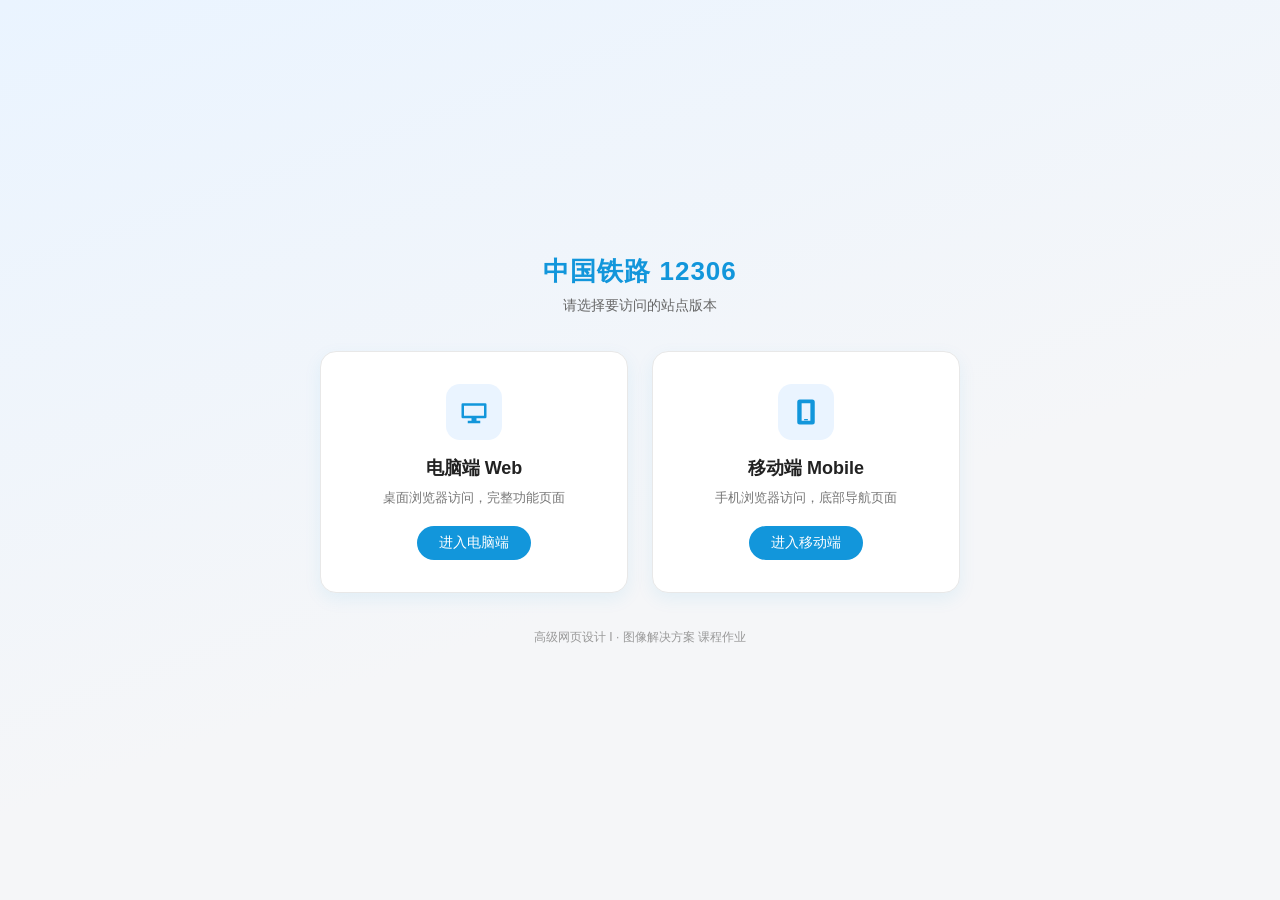
<file: index.html>
<!DOCTYPE html>
<html lang="zh-CN">
<head>
  <meta charset="UTF-8" />
  <meta name="viewport" content="width=device-width, initial-scale=1.0" />
  <title>中国铁路12306 · 站点入口</title>
  <style>
    * { margin: 0; padding: 0; box-sizing: border-box; }
    body {
      font-family: -apple-system, BlinkMacSystemFont, "PingFang SC",
        "Helvetica Neue", "Microsoft YaHei", sans-serif;
      min-height: 100vh;
      display: flex;
      flex-direction: column;
      align-items: center;
      justify-content: center;
      background: linear-gradient(160deg, #eaf4ff 0%, #f5f6f8 60%);
      color: #222;
      padding: 24px;
    }
    .brand { text-align: center; margin-bottom: 36px; }
    .brand h1 { font-size: 26px; color: #1296db; letter-spacing: 1px; }
    .brand p { margin-top: 8px; color: #666; font-size: 14px; }
    .cards {
      display: flex;
      gap: 24px;
      flex-wrap: wrap;
      justify-content: center;
      width: 100%;
      max-width: 640px;
    }
    .card {
      flex: 1 1 260px;
      background: #fff;
      border: 1px solid #e8e8e8;
      border-radius: 16px;
      padding: 32px 24px;
      text-decoration: none;
      color: inherit;
      text-align: center;
      box-shadow: 0 6px 18px rgba(18, 150, 219, 0.08);
      transition: transform 0.2s, box-shadow 0.2s;
    }
    .card:hover {
      transform: translateY(-4px);
      box-shadow: 0 12px 26px rgba(18, 150, 219, 0.16);
    }
    .card .icon {
      width: 56px; height: 56px;
      margin: 0 auto 16px;
      border-radius: 14px;
      background: #eaf4ff;
      display: flex; align-items: center; justify-content: center;
    }
    .card .icon svg { width: 30px; height: 30px; fill: #1296db; }
    .card h2 { font-size: 18px; margin-bottom: 8px; }
    .card p { font-size: 13px; color: #777; line-height: 1.6; }
    .card .go {
      display: inline-block;
      margin-top: 18px;
      padding: 8px 22px;
      border-radius: 20px;
      background: #1296db;
      color: #fff;
      font-size: 14px;
    }
    .footer { margin-top: 36px; font-size: 12px; color: #999; }
  </style>
</head>
<body>
  <div class="brand">
    <h1>中国铁路 12306</h1>
    <p>请选择要访问的站点版本</p>
  </div>

  <div class="cards">
    <a class="card" href="web/index.html">
      <div class="icon">
        <!-- 电脑端图标 -->
        <svg viewBox="0 0 24 24"><path d="M3 5h18a1 1 0 0 1 1 1v10a1 1 0 0 1-1 1h-7v2h3v2H7v-2h3v-2H3a1 1 0 0 1-1-1V6a1 1 0 0 1 1-1zm1 2v8h16V7H4z"/></svg>
      </div>
      <h2>电脑端 Web</h2>
      <p>桌面浏览器访问，完整功能页面</p>
      <span class="go">进入电脑端</span>
    </a>

    <a class="card" href="mobile/index.html">
      <div class="icon">
        <!-- 手机端图标 -->
        <svg viewBox="0 0 24 24"><path d="M7 2h10a2 2 0 0 1 2 2v16a2 2 0 0 1-2 2H7a2 2 0 0 1-2-2V4a2 2 0 0 1 2-2zm1.5 3v14h7V5h-7zm2 12.5h3v1h-3v-1z"/></svg>
      </div>
      <h2>移动端 Mobile</h2>
      <p>手机浏览器访问，底部导航页面</p>
      <span class="go">进入移动端</span>
    </a>
  </div>

  <div class="footer">高级网页设计 I · 图像解决方案 课程作业</div>
</body>
</html>
</file>
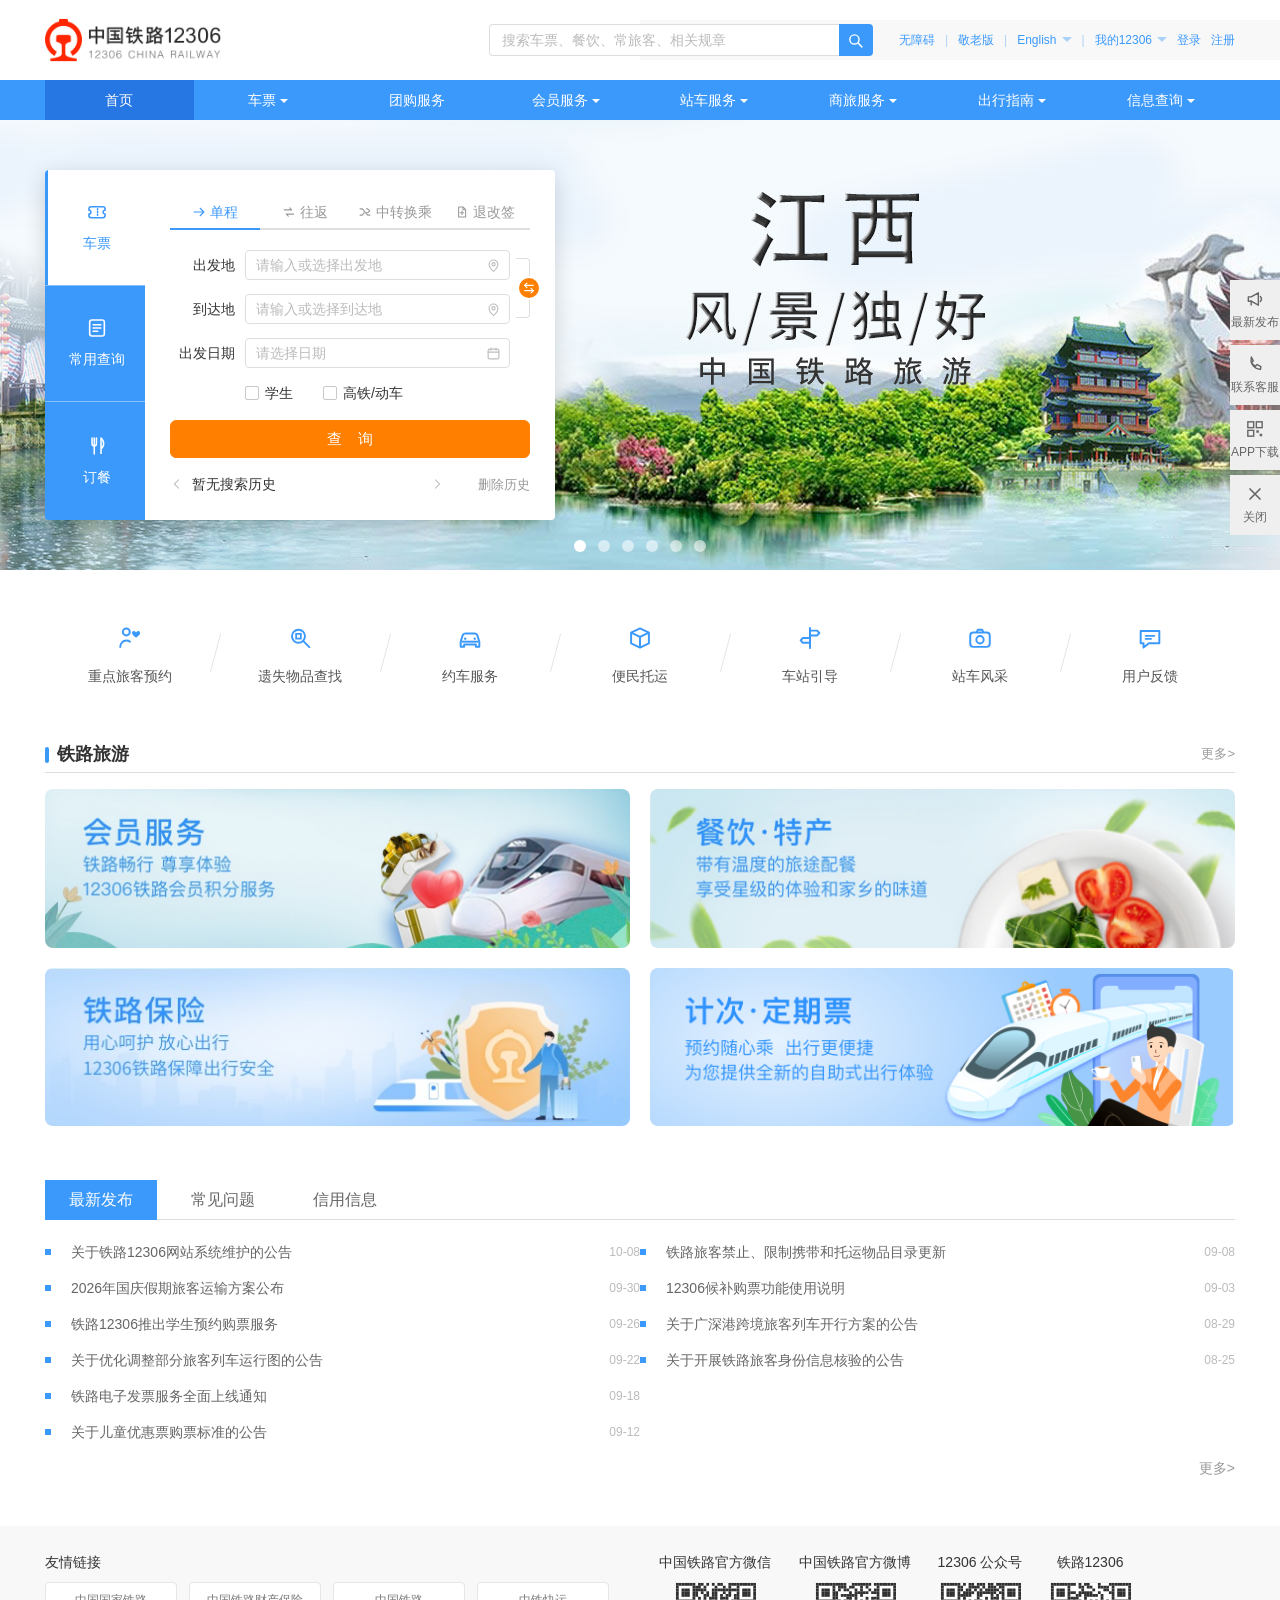
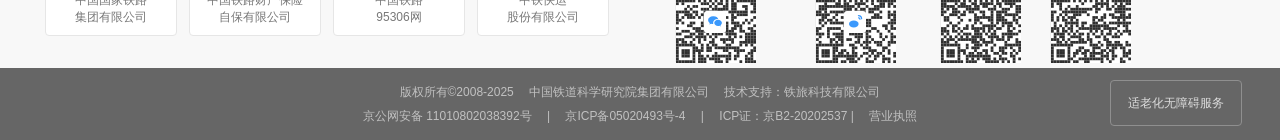
<file: 12306/index.html>
<!DOCTYPE html>
<html lang="zh-CN">
<head>
  <meta charset="utf-8">
  <meta http-equiv="X-UA-Compatible" content="IE=edge,chrome=1">
  <title>中国铁路12306网站</title>
  <meta name="description" content="中国铁路12306网站，提供火车票查询、预订、退改签，以及正晚点、时刻表、代售点等信息查询服务。">
  <link rel="stylesheet" href="css/index.css">
</head>
<body>

  <!-- ============ 图标精灵 ============ -->
  <svg class="svg-sprite" aria-hidden="true" focusable="false">
    <symbol id="i-search" viewBox="0 0 24 24"><circle cx="10.5" cy="10.5" r="6.5" fill="none" stroke="currentColor" stroke-width="2"/><path d="M15.6 15.6 21 21" fill="none" stroke="currentColor" stroke-width="2" stroke-linecap="round"/></symbol>
    <symbol id="i-place" viewBox="0 0 24 24"><path d="M12 21.5s7-5.9 7-11.3A7 7 0 1 0 5 10.2c0 5.4 7 11.3 7 11.3z" fill="none" stroke="currentColor" stroke-width="1.8"/><circle cx="12" cy="10" r="2.6" fill="none" stroke="currentColor" stroke-width="1.8"/></symbol>
    <symbol id="i-date" viewBox="0 0 24 24"><rect x="3.4" y="5" width="17.2" height="15.6" rx="2.4" fill="none" stroke="currentColor" stroke-width="1.8"/><path d="M3.4 9.8h17.2M8 3.2v3.4M16 3.2v3.4" fill="none" stroke="currentColor" stroke-width="1.8" stroke-linecap="round"/></symbol>
    <symbol id="i-swap" viewBox="0 0 24 24"><path d="M8.5 3.5 4.5 7.5l4 4" fill="none" stroke="currentColor" stroke-width="1.9" stroke-linecap="round" stroke-linejoin="round"/><path d="M4.5 7.5h14.8" fill="none" stroke="currentColor" stroke-width="1.9" stroke-linecap="round"/><path d="M15.5 20.5l4-4-4-4" fill="none" stroke="currentColor" stroke-width="1.9" stroke-linecap="round" stroke-linejoin="round"/><path d="M19.5 16.5H4.7" fill="none" stroke="currentColor" stroke-width="1.9" stroke-linecap="round"/></symbol>
    <symbol id="i-ticket" viewBox="0 0 24 24"><path d="M3.2 8.6A2.4 2.4 0 0 1 5.6 6.2h12.8a2.4 2.4 0 0 1 2.4 2.4v1.5a2.1 2.1 0 0 0 0 4.2v1.5a2.4 2.4 0 0 1-2.4 2.4H5.6a2.4 2.4 0 0 1-2.4-2.4v-1.5a2.1 2.1 0 0 0 0-4.2z" fill="none" stroke="currentColor" stroke-width="1.7" stroke-linejoin="round"/><path d="M12.6 8.4v1.2M12.6 11.4v1.2M12.6 14.4v1.2" fill="none" stroke="currentColor" stroke-width="1.7" stroke-linecap="round"/></symbol>
    <symbol id="i-query" viewBox="0 0 24 24"><path d="M4 5.6A2.4 2.4 0 0 1 6.4 3.2h11.2A2.4 2.4 0 0 1 20 5.6v12.8a2.4 2.4 0 0 1-2.4 2.4H6.4A2.4 2.4 0 0 1 4 18.4z" fill="none" stroke="currentColor" stroke-width="1.7"/><path d="M7.8 8.4h8.4M7.8 12h8.4M7.8 15.6h5" fill="none" stroke="currentColor" stroke-width="1.7" stroke-linecap="round"/></symbol>
    <symbol id="i-food" viewBox="0 0 24 24"><path d="M6.6 3.4v6.2a2.4 2.4 0 0 0 4.8 0V3.4" fill="none" stroke="currentColor" stroke-width="1.7" stroke-linecap="round"/><path d="M9 3.4v17.2" fill="none" stroke="currentColor" stroke-width="1.7" stroke-linecap="round"/><path d="M16.4 20.6V3.4c2.2 1.6 2.8 3.6 2.8 6.2 0 2.4-.6 4-2.8 5.4" fill="none" stroke="currentColor" stroke-width="1.7" stroke-linejoin="round"/></symbol>
    <symbol id="i-single" viewBox="0 0 24 24"><path d="M3.6 12h16.8M14 5.6 20.4 12 14 18.4" fill="none" stroke="currentColor" stroke-width="1.9" stroke-linecap="round" stroke-linejoin="round"/></symbol>
    <symbol id="i-round" viewBox="0 0 24 24"><path d="M4 8.4h12.6l-3.4-3.4" fill="none" stroke="currentColor" stroke-width="1.9" stroke-linecap="round" stroke-linejoin="round"/><path d="M20 15.6H7.4l3.4 3.4" fill="none" stroke="currentColor" stroke-width="1.9" stroke-linecap="round" stroke-linejoin="round"/></symbol>
    <symbol id="i-transfer" viewBox="0 0 24 24"><path d="M3.6 6.6h3.8l9.2 10.8h3.8" fill="none" stroke="currentColor" stroke-width="1.9" stroke-linecap="round" stroke-linejoin="round"/><path d="M3.6 17.4h3.8l3.2-3.8" fill="none" stroke="currentColor" stroke-width="1.9" stroke-linecap="round" stroke-linejoin="round"/><path d="M14.6 6.6h2l3.4 3.4-3.4 3.4h-2" fill="none" stroke="currentColor" stroke-width="1.9" stroke-linecap="round" stroke-linejoin="round"/></symbol>
    <symbol id="i-change" viewBox="0 0 24 24"><path d="M6.2 3.4h7.6l4.4 4.4v12.8H6.2z" fill="none" stroke="currentColor" stroke-width="1.8" stroke-linejoin="round"/><path d="M13.6 3.4v4.6h4.6" fill="none" stroke="currentColor" stroke-width="1.8" stroke-linejoin="round"/><path d="M9 13.2h6M12 10.2v6" fill="none" stroke="currentColor" stroke-width="1.8" stroke-linecap="round"/></symbol>
    <symbol id="i-s1" viewBox="0 0 24 24"><circle cx="8.6" cy="6.4" r="3.2" fill="none" stroke="currentColor" stroke-width="1.8"/><path d="M3 20.4c0-3.6 2.5-6.1 5.6-6.1 1.3 0 2.5.4 3.4 1.1" fill="none" stroke="currentColor" stroke-width="1.8" stroke-linecap="round"/><path d="M18.4 11c1.1-.9 2.9-2.2 2.9-3.7 0-1.4-1.1-2.3-2.4-1.6-.5.2-1 .7-1.3 1.2-.3-.5-.8-1-1.3-1.2-1.3-.7-2.4.2-2.4 1.6 0 1.5 1.8 2.8 2.9 3.7l.8.7z" fill="currentColor"/></symbol>
    <symbol id="i-s2" viewBox="0 0 24 24"><circle cx="10.6" cy="10.4" r="6" fill="none" stroke="currentColor" stroke-width="1.8"/><path d="M14.9 14.7 20.6 20.4" fill="none" stroke="currentColor" stroke-width="1.8" stroke-linecap="round"/><path d="M8.4 8.2h4.4v4.4H8.4z" fill="none" stroke="currentColor" stroke-width="1.6"/></symbol>
    <symbol id="i-s3" viewBox="0 0 24 24"><path d="M3.4 15.4 5.2 9.6A2.6 2.6 0 0 1 7.7 7.8h8.6a2.6 2.6 0 0 1 2.5 1.8l1.8 5.8v4.6h-3.2v-2H6.6v2H3.4z" fill="none" stroke="currentColor" stroke-width="1.8" stroke-linejoin="round"/><path d="M4.4 15.4h15.2" fill="none" stroke="currentColor" stroke-width="1.8"/><circle cx="7.6" cy="12.6" r="1.1" fill="currentColor"/><circle cx="16.4" cy="12.6" r="1.1" fill="currentColor"/></symbol>
    <symbol id="i-s4" viewBox="0 0 24 24"><path d="M12 3.2 3.8 7v10L12 20.8 20.2 17V7z" fill="none" stroke="currentColor" stroke-width="1.8" stroke-linejoin="round"/><path d="M3.8 7 12 11l8.2-4M12 11v9.8" fill="none" stroke="currentColor" stroke-width="1.8" stroke-linejoin="round"/></symbol>
    <symbol id="i-s5" viewBox="0 0 24 24"><path d="M12 2.8v18.4" fill="none" stroke="currentColor" stroke-width="1.8" stroke-linecap="round"/><path d="M12 5.2h6.6l2 2.2-2 2.2H12z" fill="none" stroke="currentColor" stroke-width="1.8" stroke-linejoin="round"/><path d="M12 12h-6.6l-2 2.2 2 2.2H12z" fill="none" stroke="currentColor" stroke-width="1.8" stroke-linejoin="round"/></symbol>
    <symbol id="i-s6" viewBox="0 0 24 24"><rect x="3" y="7" width="18" height="13.2" rx="2.8" fill="none" stroke="currentColor" stroke-width="1.8"/><circle cx="12" cy="13.6" r="3.4" fill="none" stroke="currentColor" stroke-width="1.8"/><path d="M8.8 7 10 4.4h4L15.2 7" fill="none" stroke="currentColor" stroke-width="1.8" stroke-linejoin="round"/></symbol>
    <symbol id="i-s7" viewBox="0 0 24 24"><path d="M3.4 5.6h17.2v11.2H11l-5 4v-4H3.4z" fill="none" stroke="currentColor" stroke-width="1.8" stroke-linejoin="round"/><path d="M8 10h8M8 12.8h5" fill="none" stroke="currentColor" stroke-width="1.7" stroke-linecap="round"/></symbol>
    <symbol id="i-up" viewBox="0 0 24 24"><path d="M12 20.4V4.2M5.4 10.8 12 4.2l6.6 6.6" fill="none" stroke="currentColor" stroke-width="2" stroke-linecap="round" stroke-linejoin="round"/></symbol>
    <symbol id="i-notice" viewBox="0 0 24 24"><path d="M4 9.4h3.4L16 4.6v14.8l-8.6-4.8H4z" fill="none" stroke="currentColor" stroke-width="1.7" stroke-linejoin="round"/><path d="M18.4 9a4.4 4.4 0 0 1 0 6" fill="none" stroke="currentColor" stroke-width="1.7" stroke-linecap="round"/><path d="M7.4 14.2v5" fill="none" stroke="currentColor" stroke-width="1.7" stroke-linecap="round"/></symbol>
    <symbol id="i-phone" viewBox="0 0 24 24"><path d="M7.6 3.6 10 8.2l-2 2c.9 2 2.5 3.6 4.5 4.5l2-2 4.6 2.4-.6 3.2c-5.2.8-12-6-11.2-11.2z" fill="none" stroke="currentColor" stroke-width="1.7" stroke-linejoin="round"/></symbol>
    <symbol id="i-code" viewBox="0 0 24 24"><rect x="3.4" y="3.4" width="7" height="7" fill="none" stroke="currentColor" stroke-width="1.7"/><rect x="13.6" y="3.4" width="7" height="7" fill="none" stroke="currentColor" stroke-width="1.7"/><rect x="3.4" y="13.6" width="7" height="7" fill="none" stroke="currentColor" stroke-width="1.7"/><path d="M13.6 13.6h3v3h-3zM17.6 17.6h3v3h-3z" fill="currentColor"/></symbol>
    <symbol id="i-close" viewBox="0 0 24 24"><path d="M6 6l12 12M18 6 6 18" fill="none" stroke="currentColor" stroke-width="2" stroke-linecap="round"/></symbol>
    <symbol id="i-check" viewBox="0 0 24 24"><path d="M5 12.6 10 17.4 19.2 6.6" fill="none" stroke="currentColor" stroke-width="2.6" stroke-linecap="round" stroke-linejoin="round"/></symbol>
    <symbol id="i-left" viewBox="0 0 24 24"><path d="M14.6 5 7.6 12l7 7" fill="none" stroke="currentColor" stroke-width="2" stroke-linecap="round" stroke-linejoin="round"/></symbol>
    <symbol id="i-right" viewBox="0 0 24 24"><path d="M9.4 5l7 7-7 7" fill="none" stroke="currentColor" stroke-width="2" stroke-linecap="round" stroke-linejoin="round"/></symbol>
    <symbol id="i-train" viewBox="0 0 24 24"><path d="M12 3.2c4.4 0 6.8 3 6.8 7.4v6.6a2.6 2.6 0 0 1-2.6 2.6H7.8a2.6 2.6 0 0 1-2.6-2.6v-6.6C5.2 6.2 7.6 3.2 12 3.2z" fill="none" stroke="currentColor" stroke-width="1.8"/><path d="M5.6 11.4h12.8M9.4 20.4l-2 2.4M14.6 20.4l2 2.4" fill="none" stroke="currentColor" stroke-width="1.8" stroke-linecap="round"/><circle cx="9.2" cy="7.6" r="1" fill="currentColor"/><circle cx="14.8" cy="7.6" r="1" fill="currentColor"/></symbol>
    <symbol id="i-wechat" viewBox="0 0 24 24"><path d="M9.2 4.2C5.6 4.2 2.8 6.5 2.8 9.4c0 1.6.9 3 2.3 4l-.6 2 2.3-1.2c.7.2 1.5.3 2.4.3h.5a4.9 4.9 0 0 1-.2-1.4c0-2.8 2.8-5 6.2-5h.6c-.5-2.2-3-3.9-6.1-3.9z" fill="currentColor"/><path d="M21.2 13.1c0-2.3-2.3-4.2-5.1-4.2s-5.1 1.9-5.1 4.2 2.3 4.2 5.1 4.2c.6 0 1.2-.1 1.8-.3l1.9 1-.5-1.7c1.2-.8 1.9-1.9 1.9-3.2z" fill="currentColor"/></symbol>
    <symbol id="i-weibo" viewBox="0 0 24 24"><ellipse cx="10.4" cy="14.6" rx="6.4" ry="4.6" fill="currentColor"/><path d="M16.6 3.4c2.4 0 4.2 1.9 4.2 4.2M16.8 6.4c1 0 1.8.8 1.8 1.9" fill="none" stroke="currentColor" stroke-width="1.7" stroke-linecap="round"/></symbol>
  </svg>

  <!-- ============ 头部 ============ -->
  <div class="header" role="banner">
    <div class="wrapper header-con">
      <h1 class="logo">
        <a href="index.html" title="中国铁路12306">
          <img class="logo-img" src="images/logo@2x.png" alt="中国铁路12306 12306 CHINA RAILWAY">
        </a>
      </h1>

      <div class="header-right">
        <div class="header-search">
          <div class="search-bd">
            <input type="text" class="search-input" id="search-input" autocomplete="off"
              placeholder="搜索车票、餐饮、常旅客、相关规章" aria-label="搜索车票、餐饮、常旅客、相关规章">
            <div class="search-down" id="searchDown">
              <a href="javascript:;" class="close" id="searchDownClose">关闭</a>
              <ul class="search-down-list" id="searchDownList"></ul>
            </div>
          </div>
          <a class="search-btn" href="javascript:;" id="searchBtn" aria-label="点击搜索">
            <svg class="icon"><use href="#i-search"></use></svg>
          </a>
        </div>
        <ul class="header-menu" role="menubar" id="topMenu"></ul>
      </div>
    </div>
  </div>

  <!-- ============ 主导航 ============ -->
  <div class="nav-box">
    <div class="wrapper">
      <ul class="nav" id="mainNav"></ul>
    </div>
  </div>
  <!-- ============ 首屏：轮播 + 查询框 ============ -->
  <div class="section-first">
    <div class="fullSlide" id="fullSlide">
      <div class="bd"><ul class="sowingMap" id="sowingMap"></ul></div>
      <div class="hd"><ul id="slideDots"></ul></div>
    </div>

    <div class="search-index">
      <!-- 左侧菜单 -->
      <ul class="search-side" id="searchSide">
        <li class="active"><a href="javascript:;"><svg class="icon"><use href="#i-ticket"></use></svg>车票</a></li>
        <li><a href="javascript:;"><svg class="icon"><use href="#i-query"></use></svg>常用查询</a></li>
        <li class="last"><a href="javascript:;"><svg class="icon"><use href="#i-food"></use></svg>订餐</a></li>
      </ul>

      <!-- 右侧内容 -->
      <div class="search-main">
        <!-- 车票 -->
        <div class="search-main-item active">
          <div class="search-tab-hd">
            <ul id="ticketTabs">
              <li class="active"><a href="javascript:;"><svg class="icon"><use href="#i-single"></use></svg>单程</a></li>
              <li><a href="javascript:;"><svg class="icon"><use href="#i-round"></use></svg>往返</a></li>
              <li><a href="javascript:;"><svg class="icon"><use href="#i-transfer"></use></svg>中转换乘</a></li>
              <li><a href="javascript:;"><svg class="icon"><use href="#i-change"></use></svg>退改签</a></li>
            </ul>
          </div>
          <div class="search-tab-bd" id="ticketPanels">
            <!-- 单程 -->
            <div class="search-tab-item active">
              <div class="search-form">
                <div class="form-item-group">
                  <div class="form-item">
                    <label for="fromStationText" class="form-label">出发地</label>
                    <div class="form-bd">
                      <div class="input-box input-city">
                        <input type="text" class="input" id="fromStationText" autocomplete="off" data-role="station" aria-label="请输入或选择出发地">
                        <svg class="icon icon-place" data-click="fromStationText"><use href="#i-place"></use></svg>
                      </div>
                    </div>
                  </div>
                  <div class="form-item">
                    <label for="toStationText" class="form-label">到达地</label>
                    <div class="form-bd">
                      <div class="input-box input-city">
                        <input type="text" class="input" id="toStationText" autocomplete="off" data-role="station" aria-label="请输入或选择到达地">
                        <svg class="icon icon-place" data-click="toStationText"><use href="#i-place"></use></svg>
                      </div>
                    </div>
                  </div>
                  <i class="city-change" id="danChange" title="切换"><svg class="icon"><use href="#i-swap"></use></svg></i>
                </div>
                <div class="form-item">
                  <label for="train_date" class="form-label">出发日期</label>
                  <div class="form-bd">
                    <div class="input-box input-data">
                      <input type="text" class="input" id="train_date" autocomplete="off" data-role="date" readonly aria-label="请选择出发日期">
                      <svg class="icon icon-date" data-click="train_date"><use href="#i-date"></use></svg>
                    </div>
                  </div>
                </div>
                <div class="form-item form-item-check">
                  <div class="form-bd">
                    <ul class="check-list">
                      <li class="check-item" data-check="学生"><i></i>学生</li>
                      <li class="check-item" data-check="高铁/动车"><i></i>高铁/动车</li>
                    </ul>
                  </div>
                </div>
                <div class="form-item form-item-btn">
                  <a href="javascript:;" class="btn btn-primary form-block" data-search>查&nbsp;&nbsp;&nbsp;&nbsp;询</a>
                </div>
              </div>
              <div class="search-history">
                <div class="search-history-bd">
                  <i class="history-prev" id="iconLeftHos"><svg class="icon"><use href="#i-left"></use></svg></i>
                  <i class="history-next" id="iconRightHos"><svg class="icon"><use href="#i-right"></use></svg></i>
                  <div class="history-list-wrap"><ul class="history-list" id="history_ul"></ul></div>
                </div>
                <div class="search-history-btn"><a href="javascript:;" id="clearHistory">删除历史</a></div>
              </div>
            </div>

            <!-- 往返 -->
            <div class="search-tab-item">
              <div class="search-form">
                <div class="form-item-group">
                  <div class="form-item">
                    <label for="fromStationFanText" class="form-label">出发地</label>
                    <div class="form-bd">
                      <div class="input-box input-city">
                        <input type="text" class="input" id="fromStationFanText" autocomplete="off" data-role="station" aria-label="请输入或选择出发地">
                        <svg class="icon icon-place" data-click="fromStationFanText"><use href="#i-place"></use></svg>
                      </div>
                    </div>
                  </div>
                  <div class="form-item">
                    <label for="toStationFanText" class="form-label">到达地</label>
                    <div class="form-bd">
                      <div class="input-box input-city">
                        <input type="text" class="input" id="toStationFanText" autocomplete="off" data-role="station" aria-label="请输入或选择到达地">
                        <svg class="icon icon-place" data-click="toStationFanText"><use href="#i-place"></use></svg>
                      </div>
                    </div>
                  </div>
                  <i class="city-change" id="fanChange" title="切换"><svg class="icon"><use href="#i-swap"></use></svg></i>
                </div>
                <div class="form-item">
                  <label for="from_date" class="form-label">出发日期</label>
                  <div class="form-bd">
                    <div class="input-box input-data">
                      <input type="text" class="input" id="from_date" autocomplete="off" data-role="date" readonly aria-label="请选择出发日期">
                      <svg class="icon icon-date" data-click="from_date"><use href="#i-date"></use></svg>
                    </div>
                  </div>
                </div>
                <div class="form-item">
                  <label for="to_date" class="form-label">返程日期</label>
                  <div class="form-bd">
                    <div class="input-box input-data">
                      <input type="text" class="input" id="to_date" autocomplete="off" data-role="date" readonly aria-label="请选择返程日期">
                      <svg class="icon icon-date" data-click="to_date"><use href="#i-date"></use></svg>
                    </div>
                  </div>
                </div>
                <div class="form-item form-item-check">
                  <div class="form-bd">
                    <ul class="check-list">
                      <li class="check-item" data-check="学生"><i></i>学生</li>
                      <li class="check-item" data-check="高铁/动车"><i></i>高铁/动车</li>
                    </ul>
                  </div>
                </div>
                <div class="form-item form-item-btn">
                  <a href="javascript:;" class="btn btn-primary form-block" data-search>查&nbsp;&nbsp;&nbsp;&nbsp;询</a>
                </div>
              </div>
            </div>

            <!-- 中转换乘 -->
            <div class="search-tab-item">
              <div class="search-form">
                <div class="form-item-group">
                  <div class="form-item">
                    <label for="fromStationZhText" class="form-label">出发地</label>
                    <div class="form-bd">
                      <div class="input-box input-city">
                        <input type="text" class="input" id="fromStationZhText" autocomplete="off" data-role="station" aria-label="请输入或选择出发地">
                        <svg class="icon icon-place" data-click="fromStationZhText"><use href="#i-place"></use></svg>
                      </div>
                    </div>
                  </div>
                  <div class="form-item">
                    <label for="toStationZhText" class="form-label">到达地</label>
                    <div class="form-bd">
                      <div class="input-box input-city">
                        <input type="text" class="input" id="toStationZhText" autocomplete="off" data-role="station" aria-label="请输入或选择到达地">
                        <svg class="icon icon-place" data-click="toStationZhText"><use href="#i-place"></use></svg>
                      </div>
                    </div>
                  </div>
                  <i class="city-change" id="zhChange" title="切换"><svg class="icon"><use href="#i-swap"></use></svg></i>
                </div>
                <div class="form-item">
                  <label for="zh_date" class="form-label">乘车日期</label>
                  <div class="form-bd">
                    <div class="input-box input-data">
                      <input type="text" class="input" id="zh_date" autocomplete="off" data-role="date" readonly aria-label="请选择乘车日期">
                      <svg class="icon icon-date" data-click="zh_date"><use href="#i-date"></use></svg>
                    </div>
                  </div>
                </div>
                <div class="form-item form-item-check">
                  <div class="form-bd">
                    <ul class="check-list">
                      <li class="check-item" data-check="学生"><i></i>学生</li>
                    </ul>
                  </div>
                </div>
                <div class="form-item form-item-btn">
                  <a href="javascript:;" class="btn btn-primary form-block" data-search>查&nbsp;&nbsp;&nbsp;&nbsp;询</a>
                </div>
              </div>
            </div>

            <!-- 退改签 -->
            <div class="search-tab-item">
              <div class="search-form">
                <div class="form-item">
                  <label for="queryType" class="form-label">查询类型</label>
                  <div class="form-bd">
                    <div class="input-box input-select">
                      <select class="input" id="queryType">
                        <option>按订票日期</option>
                        <option>按乘车日期</option>
                      </select>
                    </div>
                  </div>
                </div>
                <div class="form-item">
                  <label class="form-label">日期</label>
                  <div class="form-bd">
                    <div class="input-box input-range">
                      <input type="text" class="input" id="range_start" autocomplete="off" data-role="date" readonly aria-label="开始日期">
                      <span class="range-split">至</span>
                      <input type="text" class="input" id="range_end" autocomplete="off" data-role="date" readonly aria-label="结束日期">
                    </div>
                  </div>
                </div>
                <div class="form-item">
                  <label for="keyword" class="form-label">关键字</label>
                  <div class="form-bd">
                    <div class="input-box">
                      <input type="text" class="input" id="keyword" autocomplete="off" placeholder="订单号 / 车次" aria-label="关键字">
                    </div>
                  </div>
                </div>
                <div class="form-item form-item-btn">
                  <a href="javascript:;" class="btn btn-primary form-block" data-search>查&nbsp;&nbsp;&nbsp;&nbsp;询</a>
                </div>
              </div>
            </div>
          </div>
        </div>

        <!-- 常用查询 -->
        <div class="search-main-item">
          <div class="search-tab-hd">
            <ul id="commonTabs">
              <li class="active"><a href="javascript:;">正晚点</a></li>
              <li><a href="javascript:;">检票口</a></li>
              <li><a href="javascript:;">起售时间</a></li>
              <li><a href="javascript:;">天气</a></li>
            </ul>
          </div>
          <div class="search-tab-bd" id="commonPanels">
            <div class="search-tab-item active">
              <div class="search-form">
                <div class="form-item">
                  <label for="zwdType" class="form-label">查询类型</label>
                  <div class="form-bd"><div class="input-box input-select"><select class="input" id="zwdType"><option>到达站</option><option>出发站</option></select></div></div>
                </div>
                <div class="form-item">
                  <label for="zwdStation" class="form-label">车站</label>
                  <div class="form-bd">
                    <div class="input-box input-city">
                      <input type="text" class="input" id="zwdStation" autocomplete="off" data-role="station" aria-label="车站">
                      <svg class="icon icon-place" data-click="zwdStation"><use href="#i-place"></use></svg>
                    </div>
                  </div>
                </div>
                <div class="form-item">
                  <label for="zwdTrain" class="form-label">车次</label>
                  <div class="form-bd"><div class="input-box"><input type="text" class="input" id="zwdTrain" placeholder="如 G1" autocomplete="off"></div></div>
                </div>
                <div class="form-item form-item-btn"><a href="javascript:;" class="btn btn-primary form-block" data-search>查&nbsp;&nbsp;&nbsp;&nbsp;询</a></div>
              </div>
            </div>
            <div class="search-tab-item">
              <div class="search-form">
                <div class="form-item">
                  <label for="jpkDate" class="form-label">乘车日期</label>
                  <div class="form-bd">
                    <div class="input-box input-data">
                      <input type="text" class="input" id="jpkDate" autocomplete="off" data-role="date" readonly aria-label="乘车日期">
                      <svg class="icon icon-date" data-click="jpkDate"><use href="#i-date"></use></svg>
                    </div>
                  </div>
                </div>
                <div class="form-item">
                  <label for="jpkTrain" class="form-label">车次</label>
                  <div class="form-bd"><div class="input-box"><input type="text" class="input" id="jpkTrain" placeholder="如 G1" autocomplete="off"></div></div>
                </div>
                <div class="form-item">
                  <label for="jpkStation" class="form-label">乘车站</label>
                  <div class="form-bd"><div class="input-box input-select"><select class="input" id="jpkStation"><option>请选择车站</option></select></div></div>
                </div>
                <div class="form-item form-item-btn"><a href="javascript:;" class="btn btn-primary form-block" data-search>查&nbsp;&nbsp;&nbsp;&nbsp;询</a></div>
              </div>
            </div>
            <div class="search-tab-item">
              <div class="search-form">
                <div class="form-item">
                  <label for="saleDate" class="form-label">起售日期</label>
                  <div class="form-bd">
                    <div class="input-box input-data">
                      <input type="text" class="input" id="saleDate" autocomplete="off" data-role="date" readonly aria-label="起售日期">
                      <svg class="icon icon-date" data-click="saleDate"><use href="#i-date"></use></svg>
                    </div>
                  </div>
                </div>
                <div class="form-item">
                  <label for="saleStation" class="form-label">起售车站</label>
                  <div class="form-bd">
                    <div class="input-box input-city">
                      <input type="text" class="input" id="saleStation" autocomplete="off" data-role="station" aria-label="起售车站">
                      <svg class="icon icon-place" data-click="saleStation"><use href="#i-place"></use></svg>
                    </div>
                  </div>
                </div>
                <div class="form-item form-item-btn"><a href="javascript:;" class="btn btn-primary form-block" data-search>查&nbsp;&nbsp;&nbsp;&nbsp;询</a></div>
              </div>
            </div>
            <div class="search-tab-item">
              <div class="search-form">
                <div class="form-item">
                  <label for="weatherCity" class="form-label">目的地</label>
                  <div class="form-bd">
                    <div class="input-box input-city">
                      <input type="text" class="input" id="weatherCity" autocomplete="off" data-role="station" aria-label="目的地">
                      <svg class="icon icon-place" data-click="weatherCity"><use href="#i-place"></use></svg>
                    </div>
                  </div>
                </div>
                <div class="form-item form-item-btn"><a href="javascript:;" class="btn btn-primary form-block" data-search>查&nbsp;&nbsp;&nbsp;&nbsp;询</a></div>
              </div>
            </div>
          </div>
        </div>

        <!-- 订餐 -->
        <div class="search-main-item">
          <div class="search-tab-hd" style="border-bottom:none;height:24px">
            <ul><li class="active" style="width:100%"><a href="javascript:;" style="color:#3b99fc;cursor:default">预订餐饮•特产</a></li></ul>
          </div>
          <div class="search-tab-bd">
            <div class="search-tab-item active">
              <div class="search-form">
                <div class="form-item">
                  <label for="dinner_date" class="form-label">出发日期</label>
                  <div class="form-bd">
                    <div class="input-box input-data">
                      <input type="text" class="input" id="dinner_date" autocomplete="off" data-role="date" readonly aria-label="出发日期">
                      <svg class="icon icon-date" data-click="dinner_date"><use href="#i-date"></use></svg>
                    </div>
                  </div>
                </div>
                <div class="form-item">
                  <label for="dinner_sub_mun" class="form-label">出发车次</label>
                  <div class="form-bd">
                    <div class="input-box"><input type="text" class="input" id="dinner_sub_mun" placeholder="仅支持G、D字头的动车组列车" autocomplete="off" style="text-transform:uppercase"></div>
                  </div>
                </div>
                <div class="form-item form-item-btn"><a href="javascript:;" class="btn btn-primary form-block" data-search>查&nbsp;&nbsp;&nbsp;&nbsp;询</a></div>
              </div>
            </div>
          </div>
        </div>
      </div>
    </div>
  </div>
  <!-- ============ 主体内容 ============ -->
  <div class="wrapper">
    <!-- 便捷服务 -->
    <ul class="service-list" id="serviceList"></ul>

    <!-- 铁路旅游 / 热门推荐 -->
    <div class="section" id="travelSection">
      <div class="section-hd">
        <h3 class="section-tit">铁路旅游</h3>
        <a href="javascript:;" class="more">更多&gt;</a>
      </div>
      <ul class="travel-train-list" id="travelList"></ul>
    </div>

    <!-- 新闻公告 -->
    <div class="news-tab" id="newsTab">
      <div class="tab-hd">
        <ul class="lists" id="newsTabs">
          <li class="active"><a href="javascript:;">最新发布</a></li>
          <li><a href="javascript:;">常见问题</a></li>
          <li><a href="javascript:;">信用信息</a></li>
        </ul>
      </div>
      <div class="tab-bd">
        <div class="tab-item active">
          <div class="news-index">
            <ul class="news-index-list state" id="newsList"></ul>
            <div class="news-more"><a href="javascript:;">更多&gt;</a></div>
          </div>
        </div>
        <div class="tab-item">
          <div class="news-index">
            <ul class="news-index-list question" id="faqList"></ul>
            <div class="news-more"><a href="javascript:;">更多&gt;</a></div>
          </div>
        </div>
        <div class="tab-item">
          <div class="discredit-list-box">
            <dl class="discredit-list pull-left">
              <dt><svg class="icon"><use href="#i-notice"></use></svg>失信被执行人(自然人)公示</dt>
              <dd class="discredit-body" id="discreditLeft"></dd>
              <dd class="more"><a href="javascript:;">更多&gt;</a></dd>
            </dl>
            <dl class="discredit-list pull-right">
              <dt><svg class="icon"><use href="#i-notice"></use></svg>失信已执行人(自然人)公布</dt>
              <dd class="discredit-body" id="discreditRight"></dd>
              <dd class="more"><a href="javascript:;">更多&gt;</a></dd>
            </dl>
          </div>
        </div>
      </div>
    </div>
  </div>

  <!-- ============ 底部 ============ -->
  <div class="footer">
    <div class="wrapper footer-con">
      <div class="foot-links">
        <h2 class="foot-con-tit">友情链接</h2>
        <ul class="foot-links-list" id="footLinks"></ul>
      </div>
      <ul class="foot-code" id="footCode"></ul>
    </div>
    <div class="footer-txt">
      <p>
        <span class="mr">版权所有©2008-2025</span>
        <span class="mr">中国铁道科学研究院集团有限公司</span>
        <span>技术支持：铁旅科技有限公司</span>
      </p>
      <p>
        <span class="mr"><a href="javascript:;">京公网安备 11010802038392号</a></span>
        <span class="mr">|</span>
        <span class="mr"><a href="javascript:;">京ICP备05020493号-4</a></span>
        <span class="mr">|</span>
        <span>ICP证：京B2-20202537</span>
        <span class="mr">|</span>
        <span><a href="javascript:;">营业执照</a></span>
      </p>
      <div class="footer-badge">适老化无障碍服务</div>
    </div>
  </div>

  <!-- 返回顶部 -->
  <div class="gototop" id="goTop">
    <a href="javascript:;" title="返回顶部"><svg class="icon"><use href="#i-up"></use></svg></a>
  </div>

  <!-- 右侧悬浮菜单 -->
  <div class="fixed-right" id="fixedRight">
    <ul class="fixed-right-menu">
      <li class="menu-item">
        <a href="javascript:;" class="menu-hd"><svg class="icon"><use href="#i-notice"></use></svg><h4 class="menu-name">最新发布</h4></a>
      </li>
      <li class="menu-item">
        <a href="javascript:;" class="menu-hd"><svg class="icon"><use href="#i-phone"></use></svg><h4 class="menu-name">联系客服</h4></a>
      </li>
      <li class="menu-item">
        <a href="javascript:;" class="menu-hd"><svg class="icon"><use href="#i-code"></use></svg><h4 class="menu-name">APP下载</h4></a>
        <div class="menu-bd menu-code">
          <h4 class="menu-code-name">铁路12306</h4>
          <div class="menu-code-pic">
            <svg class="qr" data-qr="sideApp" viewBox="0 0 29 29"></svg>
            <div class="code-tips">官方APP下载，目前铁路未授权其他网站或APP开展类似服务内容，敬请广大用户注意。</div>
          </div>
        </div>
      </li>
      <li class="menu-item" id="closeRight">
        <a href="javascript:;" class="menu-hd"><svg class="icon"><use href="#i-close"></use></svg><h4 class="menu-name">关闭</h4></a>
      </li>
    </ul>
  </div>

  <script src="js/data.js"></script>
  <script src="js/main.js"></script>
</body>
</html>
</file>
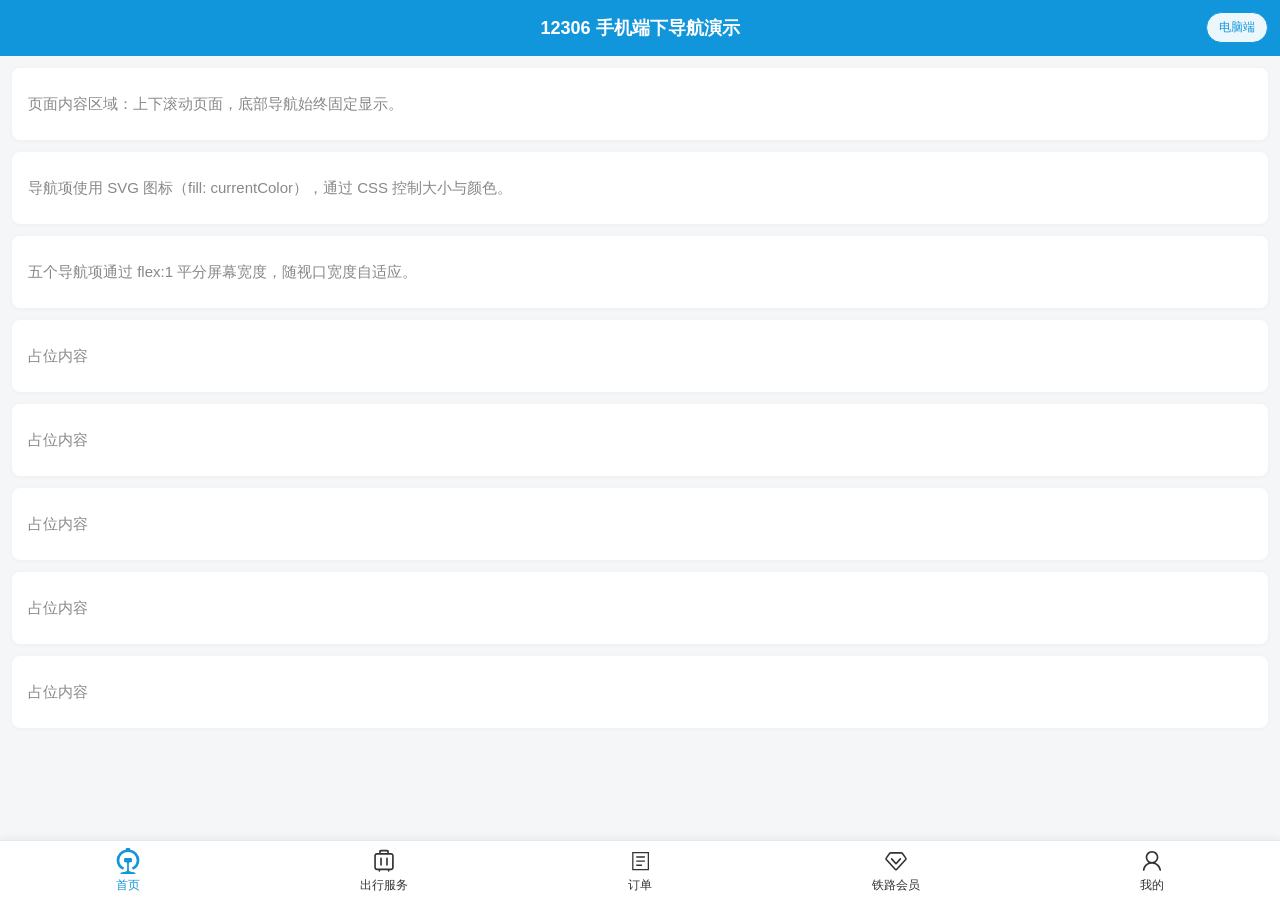
<file: mobile/index.html>
<!DOCTYPE html>
<html lang="zh-CN">
<head>
  <meta charset="UTF-8" />
  <!-- 移动端视口，viewport-fit=cover 用于适配刘海屏安全区域 -->
  <meta name="viewport" content="width=device-width, initial-scale=1.0, viewport-fit=cover" />
  <title>12306 手机端 - 下导航</title>
  <style>
    * {
      margin: 0;
      padding: 0;
      box-sizing: border-box;
    }

    html, body {
      height: 100%;
    }

    body {
      font-family: -apple-system, BlinkMacSystemFont, "PingFang SC",
        "Helvetica Neue", "Microsoft YaHei", sans-serif;
      background-color: #f5f6f8;
      color: #333;
      -webkit-font-smoothing: antialiased;
    }

    /* ===== 页面演示内容（用于演示固定下导航的滚动效果）===== */
    .page {
      /* 底部留出下导航的高度，避免内容被遮挡 */
      padding-bottom: calc(60px + env(safe-area-inset-bottom));
    }

    .page-header {
      background-color: #1296db;
      color: #fff;
      padding: 16px;
      font-size: 18px;
      font-weight: 600;
      text-align: center;
    }

    .placeholder {
      background-color: #fff;
      margin: 12px;
      padding: 24px 16px;
      border-radius: 8px;
      font-size: 15px;
      color: #888;
      line-height: 1.6;
      box-shadow: 0 1px 4px rgba(0, 0, 0, 0.04);
    }

    /* ===== 下导航（Tab Bar）=====
       1. position: fixed 固定在视口底部（12306 下导航为固定效果）
       2. flex 布局让 5 个导航项平分宽度，实现自适应宽度
       3. SVG 图标使用 currentColor，颜色由 CSS 控制 */
    .tabbar {
      position: fixed;
      left: 0;
      right: 0;
      bottom: 0;
      z-index: 100;
      display: flex;
      width: 100%;
      height: 60px;
      background-color: #ffffff;
      border-top: 1px solid #e8e8e8;
      /* 适配 iPhone 等全面屏底部安全区域 */
      padding-bottom: env(safe-area-inset-bottom);
      box-shadow: 0 -2px 8px rgba(0, 0, 0, 0.05);
    }

    /* 每个导航项：flex:1 平分宽度，内容水平垂直居中 */
    .tabbar__item {
      flex: 1 1 0;
      min-width: 0;               /* 允许收缩，保证 5 项在窄屏平分宽度 */
      display: flex;
      flex-direction: column;
      justify-content: center;
      align-items: center;
      gap: 3px;
      color: #333333;            /* 未选中：深灰色 */
      text-decoration: none;
      font-size: 12px;
      cursor: pointer;
      transition: color 0.2s;
      user-select: none;
    }

    /* SVG 图标尺寸：固定宽高，大小由 CSS 控制 */
    .tabbar__icon {
      display: block;
      width: 26px;
      height: 26px;
      fill: currentColor;         /* 图标颜色跟随文字颜色 */
    }

    /* 选中态：12306 主题蓝 */
    .tabbar__item.active {
      color: #1296db;
    }

    /* 点击反馈 */
    .tabbar__item:active {
      opacity: 0.7;
    }
  </style>
</head>
<body>
  <!-- 返回电脑端入口 -->
  <a href="../web/index.html" style="position:fixed;right:12px;top:12px;z-index:999;padding:6px 12px;background:rgba(255,255,255,.92);color:#1296db;border:1px solid #1296db;border-radius:16px;font-size:12px;text-decoration:none;">电脑端</a>
  <!-- 页面内容（演示用） -->
  <main class="page">
    <header class="page-header">12306 手机端下导航演示</header>
    <div class="placeholder">页面内容区域：上下滚动页面，底部导航始终固定显示。</div>
    <div class="placeholder">导航项使用 SVG 图标（fill: currentColor），通过 CSS 控制大小与颜色。</div>
    <div class="placeholder">五个导航项通过 flex:1 平分屏幕宽度，随视口宽度自适应。</div>
    <div class="placeholder">占位内容</div>
    <div class="placeholder">占位内容</div>
    <div class="placeholder">占位内容</div>
    <div class="placeholder">占位内容</div>
    <div class="placeholder">占位内容</div>
  </main>

  <!-- 下导航：首页 / 出行服务 / 订单 / 铁路会员 / 我的 -->
  <nav class="tabbar">
    <!-- 首页 -->
    <a class="tabbar__item active" href="javascript:;">
      <svg class="tabbar__icon" viewBox="0 0 1024 1024" xmlns="http://www.w3.org/2000/svg" aria-hidden="true">
        <path d="M596.34 58.535V33.329A34.186 34.186 0 0 0 561.446 0.009h-99.328a34.146 34.146 0 0 0-34.894 33.24v25.286A432.282 432.282 0 0 0 64.14 477.545a425.902 425.902 0 0 0 248.87 382.42v-0.434l47.89-91.765a323.227 323.227 0 0 1-189.044-290.223 332.049 332.049 0 0 1 339.887-323.935 332.088 332.088 0 0 1 340.083 323.935 323.58 323.58 0 0 1-188.65 290.223l47.89 92.198a424.645 424.64 0 0 0 248.79-382.42A432.518 432.518 0 0 0 596.34 58.534z"/>
        <path d="M781.092 965.436s-163.878-32.768-198.26-41.51-37.061-55.73-37.061-55.73V607.078a39.7 39.7 0 0 1 28.829-39.384l94.128-27.806V439.301a51.2 51.2 0 0 0-52.302-49.82H407.177a51.2 51.2 0 0 0-52.263 49.82v100.942l94.129 27.845a40.172 40.172 0 0 1 28.75 39.384V868.63s-2.638 46.946-37.06 55.65-198.26 41.55-198.26 41.55-20.874 5.435-20.874 14.533v43.599h579.933V980.4c0-9.176-20.48-14.965-20.48-14.965z"/>
      </svg>
      <span>首页</span>
    </a>

    <!-- 出行服务 -->
    <a class="tabbar__item" href="javascript:;">
      <svg class="tabbar__icon" viewBox="0 0 1024 1024" xmlns="http://www.w3.org/2000/svg" aria-hidden="true">
        <path d="M789.33504 872.96h-64v32a32 32 0 1 1-64 0v-32H362.66496v32a32 32 0 1 1-64 0v-32h-64C175.75424 872.96 128 825.20576 128 766.29504V306.34496C128 247.43424 175.75424 199.68 234.66496 199.68H320V135.68C320 100.33152 348.65152 71.68 384 71.68h256c35.34848 0 64 28.65152 64 64V199.68h85.33504C848.24576 199.68 896 247.43424 896 306.34496v459.94496c0 58.91584-47.75424 106.67008-106.66496 106.67008zM640 157.01504a21.33504 21.33504 0 0 0-21.33504-21.33504H405.33504A21.32992 21.32992 0 0 0 384 157.01504V199.68h256v-42.66496z m192 149.32992a42.66496 42.66496 0 0 0-42.66496-42.66496H234.66496a42.66496 42.66496 0 0 0-42.66496 42.66496v459.94496a42.66496 42.66496 0 0 0 42.66496 42.66496h554.66496a42.66496 42.66496 0 0 0 42.66496-42.66496c0.00512 0.00512 0.00512-459.94496 0.00512-459.94496z m-202.66496 395.95008a32 32 0 0 1-32-32V402.34496a32 32 0 1 1 64 0v267.94496a32.00512 32.00512 0 0 1-32 32.00512z m-234.67008 0a32 32 0 0 1-32-32V402.34496a32 32 0 1 1 64 0v267.94496a32 32 0 0 1-32 32.00512z"/>
      </svg>
      <span>出行服务</span>
    </a>

    <!-- 订单 -->
    <a class="tabbar__item" href="javascript:;">
      <svg class="tabbar__icon" viewBox="0 0 1024 1024" xmlns="http://www.w3.org/2000/svg" aria-hidden="true">
        <path d="M866.1 875h-662V160.7H866V875z m-612-50H816V210.7H254.1V825z"/>
        <path d="M364.6 654.5H589v50H364.6zM364.6 492h340.9v50H364.6zM364.6 329.5h340.9v50H364.6z"/>
      </svg>
      <span>订单</span>
    </a>

    <!-- 铁路会员 -->
    <a class="tabbar__item" href="javascript:;">
      <svg class="tabbar__icon" viewBox="0 0 1024 1024" xmlns="http://www.w3.org/2000/svg" aria-hidden="true">
        <path d="M724.949333 160a74.666667 74.666667 0 0 1 60.373334 30.741333l137.514666 189.077334a74.666667 74.666667 0 0 1-5.013333 94.016L567.36 861.162667a74.666667 74.666667 0 0 1-110.72 0L106.176 473.834667a74.666667 74.666667 0 0 1-5.013333-94.016l137.514666-189.077334a74.666667 74.666667 0 0 1 60.373334-30.741333h425.898666z m0 64H299.050667a10.666667 10.666667 0 0 0-8.618667 4.394667l-137.514667 189.077333a10.666667 10.666667 0 0 0 0.725334 13.44L504.106667 818.197333a10.666667 10.666667 0 0 0 15.829333 0l350.442667-387.328a10.666667 10.666667 0 0 0 0.725333-13.44l-137.514667-189.056a10.666667 10.666667 0 0 0-8.618666-4.394666z m-63.893333 182.229333a32 32 0 0 1 47.445333 42.944l-172.778666 190.954667a32 32 0 0 1-47.445334 0l-172.202666-190.314667a32 32 0 0 1 47.445333-42.944L512 570.965333l149.056-164.736z"/>
      </svg>
      <span>铁路会员</span>
    </a>

    <!-- 我的 -->
    <a class="tabbar__item" href="javascript:;">
      <svg class="tabbar__icon" viewBox="0 0 1024 1024" xmlns="http://www.w3.org/2000/svg" aria-hidden="true">
        <path d="M870.28063614 880.90108526c-34.49970878 55.15240693-65.06548594 0-65.06548594 0-28.67166035-146.99633643-140.78424815-261.36549404-292.121042-261.36549404-273.00000586 0-294.03584385 261.36549404-294.03584385 261.36549404l0 0c-37.47758994 51.04848955-65.34159873 0-65.34159872 0 0-135.02095576 90.22592724-256.11215625 218.69752324-304.60727638C306.15970977 531.2235667 262.62022959 455.22509346 262.62022959 369.0617126c0-138.33970576 112.13507285-250.47477773 250.47477773-250.47477773 138.34060489 0 250.47477773 112.13507285 250.47477774 250.47477773 0 88.97217714-46.51736133 166.90613731-116.43235928 211.33871191C855.24283144 658.58711416 870.28063614 880.90108526 870.28063614 880.90108526zM698.22818721 369.0617126c0-102.24537802-82.88960097-185.13407901-185.13407901-185.13407901-102.24447802 0-185.13407901 82.88870185-185.134079 185.13407901 0 102.24447802 82.88960097 185.13227989 185.134079 185.13227988C615.34038535 554.19399248 698.22818721 471.30619062 698.22818721 369.0617126z"/>
      </svg>
      <span>我的</span>
    </a>
  </nav>

  <script>
    // 点击导航项切换选中态（演示交互）
    var items = document.querySelectorAll('.tabbar__item');
    items.forEach(function (item) {
      item.addEventListener('click', function () {
        items.forEach(function (i) { i.classList.remove('active'); });
        item.classList.add('active');
      });
    });
  </script>
</body>
</html>
</file>
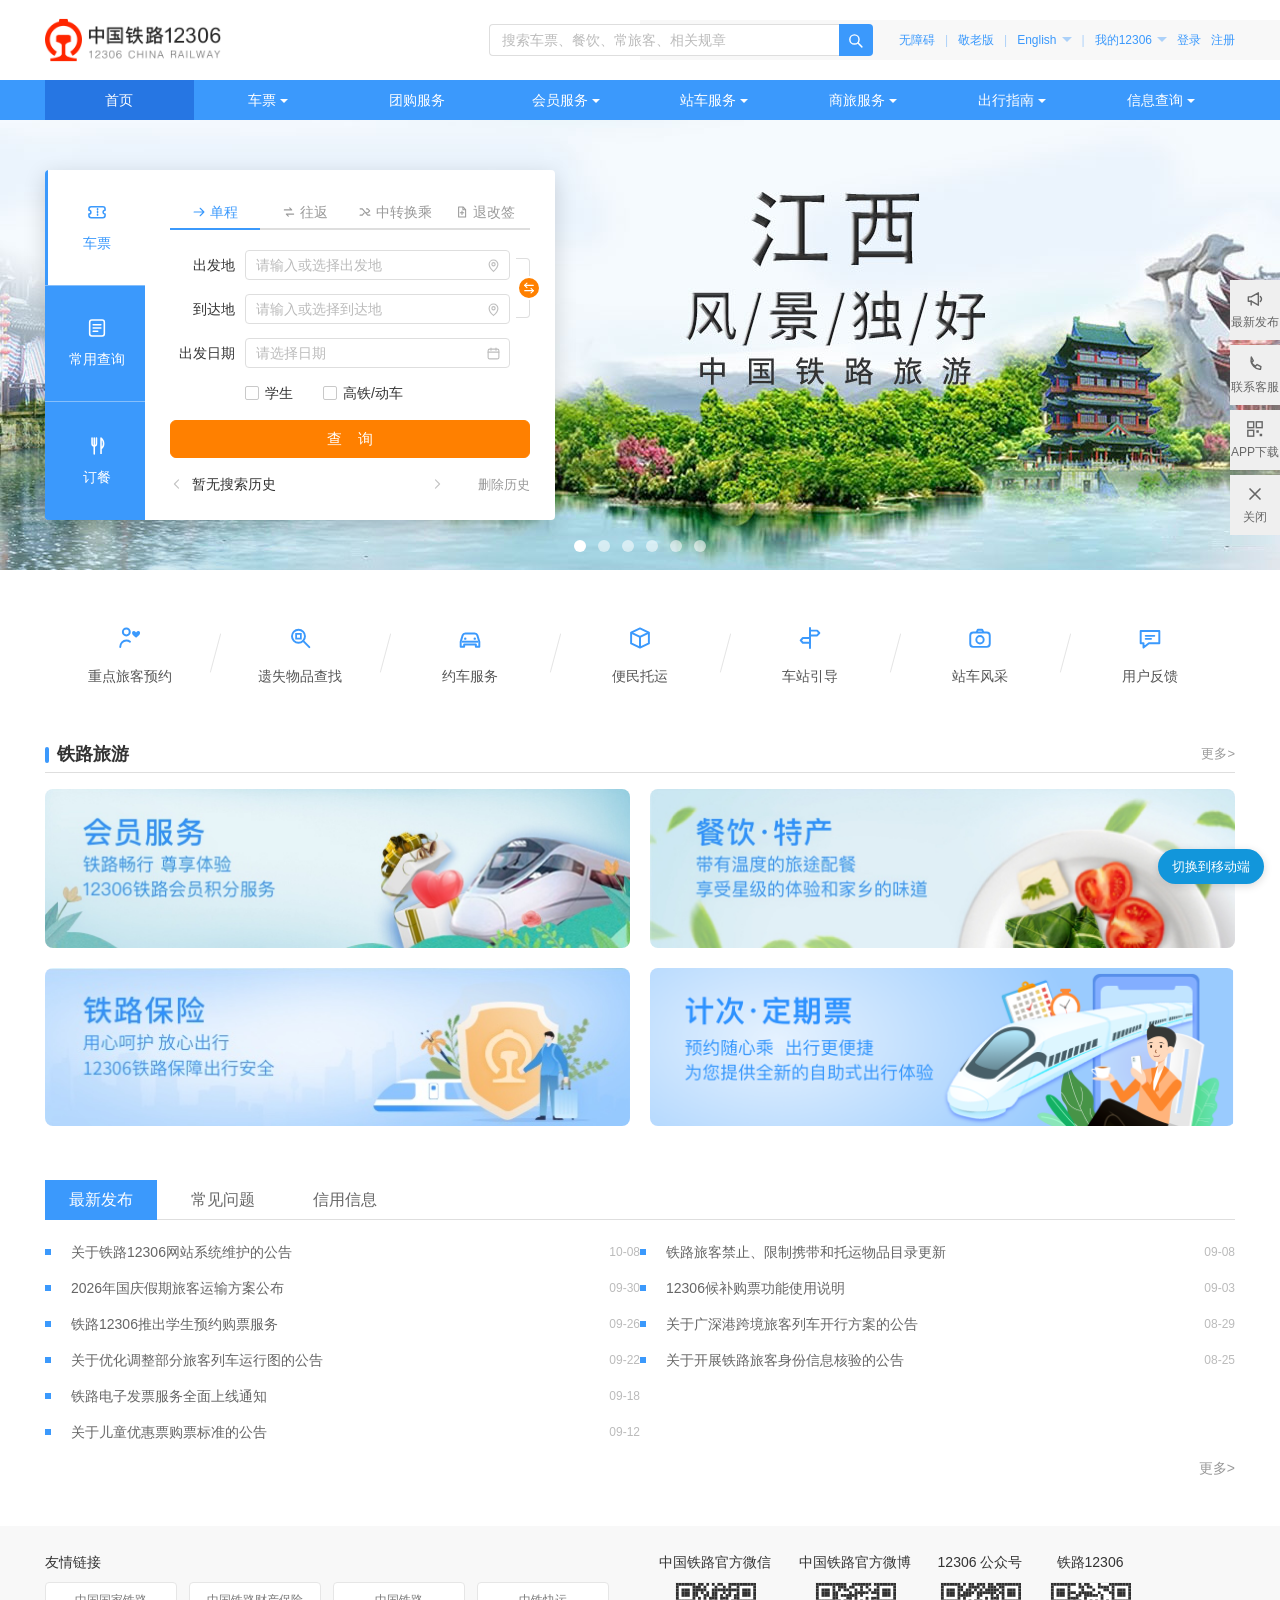
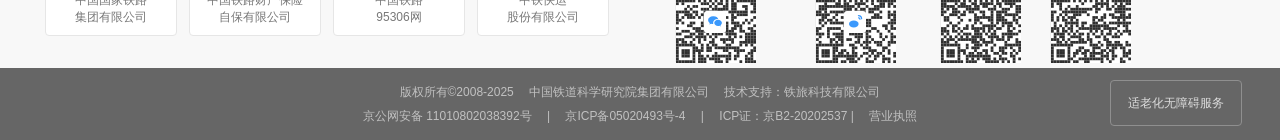
<file: web/index.html>
<!DOCTYPE html>
<html lang="zh-CN">
<head>
  <meta charset="utf-8">
  <meta http-equiv="X-UA-Compatible" content="IE=edge,chrome=1">
  <title>中国铁路12306网站</title>
  <meta name="description" content="中国铁路12306网站，提供火车票查询、预订、退改签，以及正晚点、时刻表、代售点等信息查询服务。">
  <link rel="stylesheet" href="css/index.css">
</head>
<body>

  <!-- 切换到移动端入口 -->
  <a href="../mobile/index.html" style="position:fixed;right:16px;bottom:16px;z-index:999;padding:8px 14px;background:#1296db;color:#fff;border-radius:18px;font-size:13px;text-decoration:none;box-shadow:0 2px 8px rgba(0,0,0,.15);">切换到移动端</a>

  <!-- ============ 图标精灵 ============ -->
  <svg class="svg-sprite" aria-hidden="true" focusable="false">
    <symbol id="i-search" viewBox="0 0 24 24"><circle cx="10.5" cy="10.5" r="6.5" fill="none" stroke="currentColor" stroke-width="2"/><path d="M15.6 15.6 21 21" fill="none" stroke="currentColor" stroke-width="2" stroke-linecap="round"/></symbol>
    <symbol id="i-place" viewBox="0 0 24 24"><path d="M12 21.5s7-5.9 7-11.3A7 7 0 1 0 5 10.2c0 5.4 7 11.3 7 11.3z" fill="none" stroke="currentColor" stroke-width="1.8"/><circle cx="12" cy="10" r="2.6" fill="none" stroke="currentColor" stroke-width="1.8"/></symbol>
    <symbol id="i-date" viewBox="0 0 24 24"><rect x="3.4" y="5" width="17.2" height="15.6" rx="2.4" fill="none" stroke="currentColor" stroke-width="1.8"/><path d="M3.4 9.8h17.2M8 3.2v3.4M16 3.2v3.4" fill="none" stroke="currentColor" stroke-width="1.8" stroke-linecap="round"/></symbol>
    <symbol id="i-swap" viewBox="0 0 24 24"><path d="M8.5 3.5 4.5 7.5l4 4" fill="none" stroke="currentColor" stroke-width="1.9" stroke-linecap="round" stroke-linejoin="round"/><path d="M4.5 7.5h14.8" fill="none" stroke="currentColor" stroke-width="1.9" stroke-linecap="round"/><path d="M15.5 20.5l4-4-4-4" fill="none" stroke="currentColor" stroke-width="1.9" stroke-linecap="round" stroke-linejoin="round"/><path d="M19.5 16.5H4.7" fill="none" stroke="currentColor" stroke-width="1.9" stroke-linecap="round"/></symbol>
    <symbol id="i-ticket" viewBox="0 0 24 24"><path d="M3.2 8.6A2.4 2.4 0 0 1 5.6 6.2h12.8a2.4 2.4 0 0 1 2.4 2.4v1.5a2.1 2.1 0 0 0 0 4.2v1.5a2.4 2.4 0 0 1-2.4 2.4H5.6a2.4 2.4 0 0 1-2.4-2.4v-1.5a2.1 2.1 0 0 0 0-4.2z" fill="none" stroke="currentColor" stroke-width="1.7" stroke-linejoin="round"/><path d="M12.6 8.4v1.2M12.6 11.4v1.2M12.6 14.4v1.2" fill="none" stroke="currentColor" stroke-width="1.7" stroke-linecap="round"/></symbol>
    <symbol id="i-query" viewBox="0 0 24 24"><path d="M4 5.6A2.4 2.4 0 0 1 6.4 3.2h11.2A2.4 2.4 0 0 1 20 5.6v12.8a2.4 2.4 0 0 1-2.4 2.4H6.4A2.4 2.4 0 0 1 4 18.4z" fill="none" stroke="currentColor" stroke-width="1.7"/><path d="M7.8 8.4h8.4M7.8 12h8.4M7.8 15.6h5" fill="none" stroke="currentColor" stroke-width="1.7" stroke-linecap="round"/></symbol>
    <symbol id="i-food" viewBox="0 0 24 24"><path d="M6.6 3.4v6.2a2.4 2.4 0 0 0 4.8 0V3.4" fill="none" stroke="currentColor" stroke-width="1.7" stroke-linecap="round"/><path d="M9 3.4v17.2" fill="none" stroke="currentColor" stroke-width="1.7" stroke-linecap="round"/><path d="M16.4 20.6V3.4c2.2 1.6 2.8 3.6 2.8 6.2 0 2.4-.6 4-2.8 5.4" fill="none" stroke="currentColor" stroke-width="1.7" stroke-linejoin="round"/></symbol>
    <symbol id="i-single" viewBox="0 0 24 24"><path d="M3.6 12h16.8M14 5.6 20.4 12 14 18.4" fill="none" stroke="currentColor" stroke-width="1.9" stroke-linecap="round" stroke-linejoin="round"/></symbol>
    <symbol id="i-round" viewBox="0 0 24 24"><path d="M4 8.4h12.6l-3.4-3.4" fill="none" stroke="currentColor" stroke-width="1.9" stroke-linecap="round" stroke-linejoin="round"/><path d="M20 15.6H7.4l3.4 3.4" fill="none" stroke="currentColor" stroke-width="1.9" stroke-linecap="round" stroke-linejoin="round"/></symbol>
    <symbol id="i-transfer" viewBox="0 0 24 24"><path d="M3.6 6.6h3.8l9.2 10.8h3.8" fill="none" stroke="currentColor" stroke-width="1.9" stroke-linecap="round" stroke-linejoin="round"/><path d="M3.6 17.4h3.8l3.2-3.8" fill="none" stroke="currentColor" stroke-width="1.9" stroke-linecap="round" stroke-linejoin="round"/><path d="M14.6 6.6h2l3.4 3.4-3.4 3.4h-2" fill="none" stroke="currentColor" stroke-width="1.9" stroke-linecap="round" stroke-linejoin="round"/></symbol>
    <symbol id="i-change" viewBox="0 0 24 24"><path d="M6.2 3.4h7.6l4.4 4.4v12.8H6.2z" fill="none" stroke="currentColor" stroke-width="1.8" stroke-linejoin="round"/><path d="M13.6 3.4v4.6h4.6" fill="none" stroke="currentColor" stroke-width="1.8" stroke-linejoin="round"/><path d="M9 13.2h6M12 10.2v6" fill="none" stroke="currentColor" stroke-width="1.8" stroke-linecap="round"/></symbol>
    <symbol id="i-s1" viewBox="0 0 24 24"><circle cx="8.6" cy="6.4" r="3.2" fill="none" stroke="currentColor" stroke-width="1.8"/><path d="M3 20.4c0-3.6 2.5-6.1 5.6-6.1 1.3 0 2.5.4 3.4 1.1" fill="none" stroke="currentColor" stroke-width="1.8" stroke-linecap="round"/><path d="M18.4 11c1.1-.9 2.9-2.2 2.9-3.7 0-1.4-1.1-2.3-2.4-1.6-.5.2-1 .7-1.3 1.2-.3-.5-.8-1-1.3-1.2-1.3-.7-2.4.2-2.4 1.6 0 1.5 1.8 2.8 2.9 3.7l.8.7z" fill="currentColor"/></symbol>
    <symbol id="i-s2" viewBox="0 0 24 24"><circle cx="10.6" cy="10.4" r="6" fill="none" stroke="currentColor" stroke-width="1.8"/><path d="M14.9 14.7 20.6 20.4" fill="none" stroke="currentColor" stroke-width="1.8" stroke-linecap="round"/><path d="M8.4 8.2h4.4v4.4H8.4z" fill="none" stroke="currentColor" stroke-width="1.6"/></symbol>
    <symbol id="i-s3" viewBox="0 0 24 24"><path d="M3.4 15.4 5.2 9.6A2.6 2.6 0 0 1 7.7 7.8h8.6a2.6 2.6 0 0 1 2.5 1.8l1.8 5.8v4.6h-3.2v-2H6.6v2H3.4z" fill="none" stroke="currentColor" stroke-width="1.8" stroke-linejoin="round"/><path d="M4.4 15.4h15.2" fill="none" stroke="currentColor" stroke-width="1.8"/><circle cx="7.6" cy="12.6" r="1.1" fill="currentColor"/><circle cx="16.4" cy="12.6" r="1.1" fill="currentColor"/></symbol>
    <symbol id="i-s4" viewBox="0 0 24 24"><path d="M12 3.2 3.8 7v10L12 20.8 20.2 17V7z" fill="none" stroke="currentColor" stroke-width="1.8" stroke-linejoin="round"/><path d="M3.8 7 12 11l8.2-4M12 11v9.8" fill="none" stroke="currentColor" stroke-width="1.8" stroke-linejoin="round"/></symbol>
    <symbol id="i-s5" viewBox="0 0 24 24"><path d="M12 2.8v18.4" fill="none" stroke="currentColor" stroke-width="1.8" stroke-linecap="round"/><path d="M12 5.2h6.6l2 2.2-2 2.2H12z" fill="none" stroke="currentColor" stroke-width="1.8" stroke-linejoin="round"/><path d="M12 12h-6.6l-2 2.2 2 2.2H12z" fill="none" stroke="currentColor" stroke-width="1.8" stroke-linejoin="round"/></symbol>
    <symbol id="i-s6" viewBox="0 0 24 24"><rect x="3" y="7" width="18" height="13.2" rx="2.8" fill="none" stroke="currentColor" stroke-width="1.8"/><circle cx="12" cy="13.6" r="3.4" fill="none" stroke="currentColor" stroke-width="1.8"/><path d="M8.8 7 10 4.4h4L15.2 7" fill="none" stroke="currentColor" stroke-width="1.8" stroke-linejoin="round"/></symbol>
    <symbol id="i-s7" viewBox="0 0 24 24"><path d="M3.4 5.6h17.2v11.2H11l-5 4v-4H3.4z" fill="none" stroke="currentColor" stroke-width="1.8" stroke-linejoin="round"/><path d="M8 10h8M8 12.8h5" fill="none" stroke="currentColor" stroke-width="1.7" stroke-linecap="round"/></symbol>
    <symbol id="i-up" viewBox="0 0 24 24"><path d="M12 20.4V4.2M5.4 10.8 12 4.2l6.6 6.6" fill="none" stroke="currentColor" stroke-width="2" stroke-linecap="round" stroke-linejoin="round"/></symbol>
    <symbol id="i-notice" viewBox="0 0 24 24"><path d="M4 9.4h3.4L16 4.6v14.8l-8.6-4.8H4z" fill="none" stroke="currentColor" stroke-width="1.7" stroke-linejoin="round"/><path d="M18.4 9a4.4 4.4 0 0 1 0 6" fill="none" stroke="currentColor" stroke-width="1.7" stroke-linecap="round"/><path d="M7.4 14.2v5" fill="none" stroke="currentColor" stroke-width="1.7" stroke-linecap="round"/></symbol>
    <symbol id="i-phone" viewBox="0 0 24 24"><path d="M7.6 3.6 10 8.2l-2 2c.9 2 2.5 3.6 4.5 4.5l2-2 4.6 2.4-.6 3.2c-5.2.8-12-6-11.2-11.2z" fill="none" stroke="currentColor" stroke-width="1.7" stroke-linejoin="round"/></symbol>
    <symbol id="i-code" viewBox="0 0 24 24"><rect x="3.4" y="3.4" width="7" height="7" fill="none" stroke="currentColor" stroke-width="1.7"/><rect x="13.6" y="3.4" width="7" height="7" fill="none" stroke="currentColor" stroke-width="1.7"/><rect x="3.4" y="13.6" width="7" height="7" fill="none" stroke="currentColor" stroke-width="1.7"/><path d="M13.6 13.6h3v3h-3zM17.6 17.6h3v3h-3z" fill="currentColor"/></symbol>
    <symbol id="i-close" viewBox="0 0 24 24"><path d="M6 6l12 12M18 6 6 18" fill="none" stroke="currentColor" stroke-width="2" stroke-linecap="round"/></symbol>
    <symbol id="i-check" viewBox="0 0 24 24"><path d="M5 12.6 10 17.4 19.2 6.6" fill="none" stroke="currentColor" stroke-width="2.6" stroke-linecap="round" stroke-linejoin="round"/></symbol>
    <symbol id="i-left" viewBox="0 0 24 24"><path d="M14.6 5 7.6 12l7 7" fill="none" stroke="currentColor" stroke-width="2" stroke-linecap="round" stroke-linejoin="round"/></symbol>
    <symbol id="i-right" viewBox="0 0 24 24"><path d="M9.4 5l7 7-7 7" fill="none" stroke="currentColor" stroke-width="2" stroke-linecap="round" stroke-linejoin="round"/></symbol>
    <symbol id="i-train" viewBox="0 0 24 24"><path d="M12 3.2c4.4 0 6.8 3 6.8 7.4v6.6a2.6 2.6 0 0 1-2.6 2.6H7.8a2.6 2.6 0 0 1-2.6-2.6v-6.6C5.2 6.2 7.6 3.2 12 3.2z" fill="none" stroke="currentColor" stroke-width="1.8"/><path d="M5.6 11.4h12.8M9.4 20.4l-2 2.4M14.6 20.4l2 2.4" fill="none" stroke="currentColor" stroke-width="1.8" stroke-linecap="round"/><circle cx="9.2" cy="7.6" r="1" fill="currentColor"/><circle cx="14.8" cy="7.6" r="1" fill="currentColor"/></symbol>
    <symbol id="i-wechat" viewBox="0 0 24 24"><path d="M9.2 4.2C5.6 4.2 2.8 6.5 2.8 9.4c0 1.6.9 3 2.3 4l-.6 2 2.3-1.2c.7.2 1.5.3 2.4.3h.5a4.9 4.9 0 0 1-.2-1.4c0-2.8 2.8-5 6.2-5h.6c-.5-2.2-3-3.9-6.1-3.9z" fill="currentColor"/><path d="M21.2 13.1c0-2.3-2.3-4.2-5.1-4.2s-5.1 1.9-5.1 4.2 2.3 4.2 5.1 4.2c.6 0 1.2-.1 1.8-.3l1.9 1-.5-1.7c1.2-.8 1.9-1.9 1.9-3.2z" fill="currentColor"/></symbol>
    <symbol id="i-weibo" viewBox="0 0 24 24"><ellipse cx="10.4" cy="14.6" rx="6.4" ry="4.6" fill="currentColor"/><path d="M16.6 3.4c2.4 0 4.2 1.9 4.2 4.2M16.8 6.4c1 0 1.8.8 1.8 1.9" fill="none" stroke="currentColor" stroke-width="1.7" stroke-linecap="round"/></symbol>
  </svg>

  <!-- ============ 头部 ============ -->
  <div class="header" role="banner">
    <div class="wrapper header-con">
      <h1 class="logo">
        <a href="index.html" title="中国铁路12306">
          <img class="logo-img" src="images/logo@2x.png" alt="中国铁路12306 12306 CHINA RAILWAY">
        </a>
      </h1>

      <div class="header-right">
        <div class="header-search">
          <div class="search-bd">
            <input type="text" class="search-input" id="search-input" autocomplete="off"
              placeholder="搜索车票、餐饮、常旅客、相关规章" aria-label="搜索车票、餐饮、常旅客、相关规章">
            <div class="search-down" id="searchDown">
              <a href="javascript:;" class="close" id="searchDownClose">关闭</a>
              <ul class="search-down-list" id="searchDownList"></ul>
            </div>
          </div>
          <a class="search-btn" href="javascript:;" id="searchBtn" aria-label="点击搜索">
            <svg class="icon"><use href="#i-search"></use></svg>
          </a>
        </div>
        <ul class="header-menu" role="menubar" id="topMenu"></ul>
      </div>
    </div>
  </div>

  <!-- ============ 主导航 ============ -->
  <div class="nav-box">
    <div class="wrapper">
      <ul class="nav" id="mainNav"></ul>
    </div>
  </div>
  <!-- ============ 首屏：轮播 + 查询框 ============ -->
  <div class="section-first">
    <div class="fullSlide" id="fullSlide">
      <div class="bd"><ul class="sowingMap" id="sowingMap"></ul></div>
      <div class="hd"><ul id="slideDots"></ul></div>
    </div>

    <div class="search-index">
      <!-- 左侧菜单 -->
      <ul class="search-side" id="searchSide">
        <li class="active"><a href="javascript:;"><svg class="icon"><use href="#i-ticket"></use></svg>车票</a></li>
        <li><a href="javascript:;"><svg class="icon"><use href="#i-query"></use></svg>常用查询</a></li>
        <li class="last"><a href="javascript:;"><svg class="icon"><use href="#i-food"></use></svg>订餐</a></li>
      </ul>

      <!-- 右侧内容 -->
      <div class="search-main">
        <!-- 车票 -->
        <div class="search-main-item active">
          <div class="search-tab-hd">
            <ul id="ticketTabs">
              <li class="active"><a href="javascript:;"><svg class="icon"><use href="#i-single"></use></svg>单程</a></li>
              <li><a href="javascript:;"><svg class="icon"><use href="#i-round"></use></svg>往返</a></li>
              <li><a href="javascript:;"><svg class="icon"><use href="#i-transfer"></use></svg>中转换乘</a></li>
              <li><a href="javascript:;"><svg class="icon"><use href="#i-change"></use></svg>退改签</a></li>
            </ul>
          </div>
          <div class="search-tab-bd" id="ticketPanels">
            <!-- 单程 -->
            <div class="search-tab-item active">
              <div class="search-form">
                <div class="form-item-group">
                  <div class="form-item">
                    <label for="fromStationText" class="form-label">出发地</label>
                    <div class="form-bd">
                      <div class="input-box input-city">
                        <input type="text" class="input" id="fromStationText" autocomplete="off" data-role="station" aria-label="请输入或选择出发地">
                        <svg class="icon icon-place" data-click="fromStationText"><use href="#i-place"></use></svg>
                      </div>
                    </div>
                  </div>
                  <div class="form-item">
                    <label for="toStationText" class="form-label">到达地</label>
                    <div class="form-bd">
                      <div class="input-box input-city">
                        <input type="text" class="input" id="toStationText" autocomplete="off" data-role="station" aria-label="请输入或选择到达地">
                        <svg class="icon icon-place" data-click="toStationText"><use href="#i-place"></use></svg>
                      </div>
                    </div>
                  </div>
                  <i class="city-change" id="danChange" title="切换"><svg class="icon"><use href="#i-swap"></use></svg></i>
                </div>
                <div class="form-item">
                  <label for="train_date" class="form-label">出发日期</label>
                  <div class="form-bd">
                    <div class="input-box input-data">
                      <input type="text" class="input" id="train_date" autocomplete="off" data-role="date" readonly aria-label="请选择出发日期">
                      <svg class="icon icon-date" data-click="train_date"><use href="#i-date"></use></svg>
                    </div>
                  </div>
                </div>
                <div class="form-item form-item-check">
                  <div class="form-bd">
                    <ul class="check-list">
                      <li class="check-item" data-check="学生"><i></i>学生</li>
                      <li class="check-item" data-check="高铁/动车"><i></i>高铁/动车</li>
                    </ul>
                  </div>
                </div>
                <div class="form-item form-item-btn">
                  <a href="javascript:;" class="btn btn-primary form-block" data-search>查&nbsp;&nbsp;&nbsp;&nbsp;询</a>
                </div>
              </div>
              <div class="search-history">
                <div class="search-history-bd">
                  <i class="history-prev" id="iconLeftHos"><svg class="icon"><use href="#i-left"></use></svg></i>
                  <i class="history-next" id="iconRightHos"><svg class="icon"><use href="#i-right"></use></svg></i>
                  <div class="history-list-wrap"><ul class="history-list" id="history_ul"></ul></div>
                </div>
                <div class="search-history-btn"><a href="javascript:;" id="clearHistory">删除历史</a></div>
              </div>
            </div>

            <!-- 往返 -->
            <div class="search-tab-item">
              <div class="search-form">
                <div class="form-item-group">
                  <div class="form-item">
                    <label for="fromStationFanText" class="form-label">出发地</label>
                    <div class="form-bd">
                      <div class="input-box input-city">
                        <input type="text" class="input" id="fromStationFanText" autocomplete="off" data-role="station" aria-label="请输入或选择出发地">
                        <svg class="icon icon-place" data-click="fromStationFanText"><use href="#i-place"></use></svg>
                      </div>
                    </div>
                  </div>
                  <div class="form-item">
                    <label for="toStationFanText" class="form-label">到达地</label>
                    <div class="form-bd">
                      <div class="input-box input-city">
                        <input type="text" class="input" id="toStationFanText" autocomplete="off" data-role="station" aria-label="请输入或选择到达地">
                        <svg class="icon icon-place" data-click="toStationFanText"><use href="#i-place"></use></svg>
                      </div>
                    </div>
                  </div>
                  <i class="city-change" id="fanChange" title="切换"><svg class="icon"><use href="#i-swap"></use></svg></i>
                </div>
                <div class="form-item">
                  <label for="from_date" class="form-label">出发日期</label>
                  <div class="form-bd">
                    <div class="input-box input-data">
                      <input type="text" class="input" id="from_date" autocomplete="off" data-role="date" readonly aria-label="请选择出发日期">
                      <svg class="icon icon-date" data-click="from_date"><use href="#i-date"></use></svg>
                    </div>
                  </div>
                </div>
                <div class="form-item">
                  <label for="to_date" class="form-label">返程日期</label>
                  <div class="form-bd">
                    <div class="input-box input-data">
                      <input type="text" class="input" id="to_date" autocomplete="off" data-role="date" readonly aria-label="请选择返程日期">
                      <svg class="icon icon-date" data-click="to_date"><use href="#i-date"></use></svg>
                    </div>
                  </div>
                </div>
                <div class="form-item form-item-check">
                  <div class="form-bd">
                    <ul class="check-list">
                      <li class="check-item" data-check="学生"><i></i>学生</li>
                      <li class="check-item" data-check="高铁/动车"><i></i>高铁/动车</li>
                    </ul>
                  </div>
                </div>
                <div class="form-item form-item-btn">
                  <a href="javascript:;" class="btn btn-primary form-block" data-search>查&nbsp;&nbsp;&nbsp;&nbsp;询</a>
                </div>
              </div>
            </div>

            <!-- 中转换乘 -->
            <div class="search-tab-item">
              <div class="search-form">
                <div class="form-item-group">
                  <div class="form-item">
                    <label for="fromStationZhText" class="form-label">出发地</label>
                    <div class="form-bd">
                      <div class="input-box input-city">
                        <input type="text" class="input" id="fromStationZhText" autocomplete="off" data-role="station" aria-label="请输入或选择出发地">
                        <svg class="icon icon-place" data-click="fromStationZhText"><use href="#i-place"></use></svg>
                      </div>
                    </div>
                  </div>
                  <div class="form-item">
                    <label for="toStationZhText" class="form-label">到达地</label>
                    <div class="form-bd">
                      <div class="input-box input-city">
                        <input type="text" class="input" id="toStationZhText" autocomplete="off" data-role="station" aria-label="请输入或选择到达地">
                        <svg class="icon icon-place" data-click="toStationZhText"><use href="#i-place"></use></svg>
                      </div>
                    </div>
                  </div>
                  <i class="city-change" id="zhChange" title="切换"><svg class="icon"><use href="#i-swap"></use></svg></i>
                </div>
                <div class="form-item">
                  <label for="zh_date" class="form-label">乘车日期</label>
                  <div class="form-bd">
                    <div class="input-box input-data">
                      <input type="text" class="input" id="zh_date" autocomplete="off" data-role="date" readonly aria-label="请选择乘车日期">
                      <svg class="icon icon-date" data-click="zh_date"><use href="#i-date"></use></svg>
                    </div>
                  </div>
                </div>
                <div class="form-item form-item-check">
                  <div class="form-bd">
                    <ul class="check-list">
                      <li class="check-item" data-check="学生"><i></i>学生</li>
                    </ul>
                  </div>
                </div>
                <div class="form-item form-item-btn">
                  <a href="javascript:;" class="btn btn-primary form-block" data-search>查&nbsp;&nbsp;&nbsp;&nbsp;询</a>
                </div>
              </div>
            </div>

            <!-- 退改签 -->
            <div class="search-tab-item">
              <div class="search-form">
                <div class="form-item">
                  <label for="queryType" class="form-label">查询类型</label>
                  <div class="form-bd">
                    <div class="input-box input-select">
                      <select class="input" id="queryType">
                        <option>按订票日期</option>
                        <option>按乘车日期</option>
                      </select>
                    </div>
                  </div>
                </div>
                <div class="form-item">
                  <label class="form-label">日期</label>
                  <div class="form-bd">
                    <div class="input-box input-range">
                      <input type="text" class="input" id="range_start" autocomplete="off" data-role="date" readonly aria-label="开始日期">
                      <span class="range-split">至</span>
                      <input type="text" class="input" id="range_end" autocomplete="off" data-role="date" readonly aria-label="结束日期">
                    </div>
                  </div>
                </div>
                <div class="form-item">
                  <label for="keyword" class="form-label">关键字</label>
                  <div class="form-bd">
                    <div class="input-box">
                      <input type="text" class="input" id="keyword" autocomplete="off" placeholder="订单号 / 车次" aria-label="关键字">
                    </div>
                  </div>
                </div>
                <div class="form-item form-item-btn">
                  <a href="javascript:;" class="btn btn-primary form-block" data-search>查&nbsp;&nbsp;&nbsp;&nbsp;询</a>
                </div>
              </div>
            </div>
          </div>
        </div>

        <!-- 常用查询 -->
        <div class="search-main-item">
          <div class="search-tab-hd">
            <ul id="commonTabs">
              <li class="active"><a href="javascript:;">正晚点</a></li>
              <li><a href="javascript:;">检票口</a></li>
              <li><a href="javascript:;">起售时间</a></li>
              <li><a href="javascript:;">天气</a></li>
            </ul>
          </div>
          <div class="search-tab-bd" id="commonPanels">
            <div class="search-tab-item active">
              <div class="search-form">
                <div class="form-item">
                  <label for="zwdType" class="form-label">查询类型</label>
                  <div class="form-bd"><div class="input-box input-select"><select class="input" id="zwdType"><option>到达站</option><option>出发站</option></select></div></div>
                </div>
                <div class="form-item">
                  <label for="zwdStation" class="form-label">车站</label>
                  <div class="form-bd">
                    <div class="input-box input-city">
                      <input type="text" class="input" id="zwdStation" autocomplete="off" data-role="station" aria-label="车站">
                      <svg class="icon icon-place" data-click="zwdStation"><use href="#i-place"></use></svg>
                    </div>
                  </div>
                </div>
                <div class="form-item">
                  <label for="zwdTrain" class="form-label">车次</label>
                  <div class="form-bd"><div class="input-box"><input type="text" class="input" id="zwdTrain" placeholder="如 G1" autocomplete="off"></div></div>
                </div>
                <div class="form-item form-item-btn"><a href="javascript:;" class="btn btn-primary form-block" data-search>查&nbsp;&nbsp;&nbsp;&nbsp;询</a></div>
              </div>
            </div>
            <div class="search-tab-item">
              <div class="search-form">
                <div class="form-item">
                  <label for="jpkDate" class="form-label">乘车日期</label>
                  <div class="form-bd">
                    <div class="input-box input-data">
                      <input type="text" class="input" id="jpkDate" autocomplete="off" data-role="date" readonly aria-label="乘车日期">
                      <svg class="icon icon-date" data-click="jpkDate"><use href="#i-date"></use></svg>
                    </div>
                  </div>
                </div>
                <div class="form-item">
                  <label for="jpkTrain" class="form-label">车次</label>
                  <div class="form-bd"><div class="input-box"><input type="text" class="input" id="jpkTrain" placeholder="如 G1" autocomplete="off"></div></div>
                </div>
                <div class="form-item">
                  <label for="jpkStation" class="form-label">乘车站</label>
                  <div class="form-bd"><div class="input-box input-select"><select class="input" id="jpkStation"><option>请选择车站</option></select></div></div>
                </div>
                <div class="form-item form-item-btn"><a href="javascript:;" class="btn btn-primary form-block" data-search>查&nbsp;&nbsp;&nbsp;&nbsp;询</a></div>
              </div>
            </div>
            <div class="search-tab-item">
              <div class="search-form">
                <div class="form-item">
                  <label for="saleDate" class="form-label">起售日期</label>
                  <div class="form-bd">
                    <div class="input-box input-data">
                      <input type="text" class="input" id="saleDate" autocomplete="off" data-role="date" readonly aria-label="起售日期">
                      <svg class="icon icon-date" data-click="saleDate"><use href="#i-date"></use></svg>
                    </div>
                  </div>
                </div>
                <div class="form-item">
                  <label for="saleStation" class="form-label">起售车站</label>
                  <div class="form-bd">
                    <div class="input-box input-city">
                      <input type="text" class="input" id="saleStation" autocomplete="off" data-role="station" aria-label="起售车站">
                      <svg class="icon icon-place" data-click="saleStation"><use href="#i-place"></use></svg>
                    </div>
                  </div>
                </div>
                <div class="form-item form-item-btn"><a href="javascript:;" class="btn btn-primary form-block" data-search>查&nbsp;&nbsp;&nbsp;&nbsp;询</a></div>
              </div>
            </div>
            <div class="search-tab-item">
              <div class="search-form">
                <div class="form-item">
                  <label for="weatherCity" class="form-label">目的地</label>
                  <div class="form-bd">
                    <div class="input-box input-city">
                      <input type="text" class="input" id="weatherCity" autocomplete="off" data-role="station" aria-label="目的地">
                      <svg class="icon icon-place" data-click="weatherCity"><use href="#i-place"></use></svg>
                    </div>
                  </div>
                </div>
                <div class="form-item form-item-btn"><a href="javascript:;" class="btn btn-primary form-block" data-search>查&nbsp;&nbsp;&nbsp;&nbsp;询</a></div>
              </div>
            </div>
          </div>
        </div>

        <!-- 订餐 -->
        <div class="search-main-item">
          <div class="search-tab-hd" style="border-bottom:none;height:24px">
            <ul><li class="active" style="width:100%"><a href="javascript:;" style="color:#3b99fc;cursor:default">预订餐饮•特产</a></li></ul>
          </div>
          <div class="search-tab-bd">
            <div class="search-tab-item active">
              <div class="search-form">
                <div class="form-item">
                  <label for="dinner_date" class="form-label">出发日期</label>
                  <div class="form-bd">
                    <div class="input-box input-data">
                      <input type="text" class="input" id="dinner_date" autocomplete="off" data-role="date" readonly aria-label="出发日期">
                      <svg class="icon icon-date" data-click="dinner_date"><use href="#i-date"></use></svg>
                    </div>
                  </div>
                </div>
                <div class="form-item">
                  <label for="dinner_sub_mun" class="form-label">出发车次</label>
                  <div class="form-bd">
                    <div class="input-box"><input type="text" class="input" id="dinner_sub_mun" placeholder="仅支持G、D字头的动车组列车" autocomplete="off" style="text-transform:uppercase"></div>
                  </div>
                </div>
                <div class="form-item form-item-btn"><a href="javascript:;" class="btn btn-primary form-block" data-search>查&nbsp;&nbsp;&nbsp;&nbsp;询</a></div>
              </div>
            </div>
          </div>
        </div>
      </div>
    </div>
  </div>
  <!-- ============ 主体内容 ============ -->
  <div class="wrapper">
    <!-- 便捷服务 -->
    <ul class="service-list" id="serviceList"></ul>

    <!-- 铁路旅游 / 热门推荐 -->
    <div class="section" id="travelSection">
      <div class="section-hd">
        <h3 class="section-tit">铁路旅游</h3>
        <a href="javascript:;" class="more">更多&gt;</a>
      </div>
      <ul class="travel-train-list" id="travelList"></ul>
    </div>

    <!-- 新闻公告 -->
    <div class="news-tab" id="newsTab">
      <div class="tab-hd">
        <ul class="lists" id="newsTabs">
          <li class="active"><a href="javascript:;">最新发布</a></li>
          <li><a href="javascript:;">常见问题</a></li>
          <li><a href="javascript:;">信用信息</a></li>
        </ul>
      </div>
      <div class="tab-bd">
        <div class="tab-item active">
          <div class="news-index">
            <ul class="news-index-list state" id="newsList"></ul>
            <div class="news-more"><a href="javascript:;">更多&gt;</a></div>
          </div>
        </div>
        <div class="tab-item">
          <div class="news-index">
            <ul class="news-index-list question" id="faqList"></ul>
            <div class="news-more"><a href="javascript:;">更多&gt;</a></div>
          </div>
        </div>
        <div class="tab-item">
          <div class="discredit-list-box">
            <dl class="discredit-list pull-left">
              <dt><svg class="icon"><use href="#i-notice"></use></svg>失信被执行人(自然人)公示</dt>
              <dd class="discredit-body" id="discreditLeft"></dd>
              <dd class="more"><a href="javascript:;">更多&gt;</a></dd>
            </dl>
            <dl class="discredit-list pull-right">
              <dt><svg class="icon"><use href="#i-notice"></use></svg>失信已执行人(自然人)公布</dt>
              <dd class="discredit-body" id="discreditRight"></dd>
              <dd class="more"><a href="javascript:;">更多&gt;</a></dd>
            </dl>
          </div>
        </div>
      </div>
    </div>
  </div>

  <!-- ============ 底部 ============ -->
  <div class="footer">
    <div class="wrapper footer-con">
      <div class="foot-links">
        <h2 class="foot-con-tit">友情链接</h2>
        <ul class="foot-links-list" id="footLinks"></ul>
      </div>
      <ul class="foot-code" id="footCode"></ul>
    </div>
    <div class="footer-txt">
      <p>
        <span class="mr">版权所有©2008-2025</span>
        <span class="mr">中国铁道科学研究院集团有限公司</span>
        <span>技术支持：铁旅科技有限公司</span>
      </p>
      <p>
        <span class="mr"><a href="javascript:;">京公网安备 11010802038392号</a></span>
        <span class="mr">|</span>
        <span class="mr"><a href="javascript:;">京ICP备05020493号-4</a></span>
        <span class="mr">|</span>
        <span>ICP证：京B2-20202537</span>
        <span class="mr">|</span>
        <span><a href="javascript:;">营业执照</a></span>
      </p>
      <div class="footer-badge">适老化无障碍服务</div>
    </div>
  </div>

  <!-- 返回顶部 -->
  <div class="gototop" id="goTop">
    <a href="javascript:;" title="返回顶部"><svg class="icon"><use href="#i-up"></use></svg></a>
  </div>

  <!-- 右侧悬浮菜单 -->
  <div class="fixed-right" id="fixedRight">
    <ul class="fixed-right-menu">
      <li class="menu-item">
        <a href="javascript:;" class="menu-hd"><svg class="icon"><use href="#i-notice"></use></svg><h4 class="menu-name">最新发布</h4></a>
      </li>
      <li class="menu-item">
        <a href="javascript:;" class="menu-hd"><svg class="icon"><use href="#i-phone"></use></svg><h4 class="menu-name">联系客服</h4></a>
      </li>
      <li class="menu-item">
        <a href="javascript:;" class="menu-hd"><svg class="icon"><use href="#i-code"></use></svg><h4 class="menu-name">APP下载</h4></a>
        <div class="menu-bd menu-code">
          <h4 class="menu-code-name">铁路12306</h4>
          <div class="menu-code-pic">
            <svg class="qr" data-qr="sideApp" viewBox="0 0 29 29"></svg>
            <div class="code-tips">官方APP下载，目前铁路未授权其他网站或APP开展类似服务内容，敬请广大用户注意。</div>
          </div>
        </div>
      </li>
      <li class="menu-item" id="closeRight">
        <a href="javascript:;" class="menu-hd"><svg class="icon"><use href="#i-close"></use></svg><h4 class="menu-name">关闭</h4></a>
      </li>
    </ul>
  </div>

  <script src="js/data.js"></script>
  <script src="js/main.js"></script>
</body>
</html>
</file>
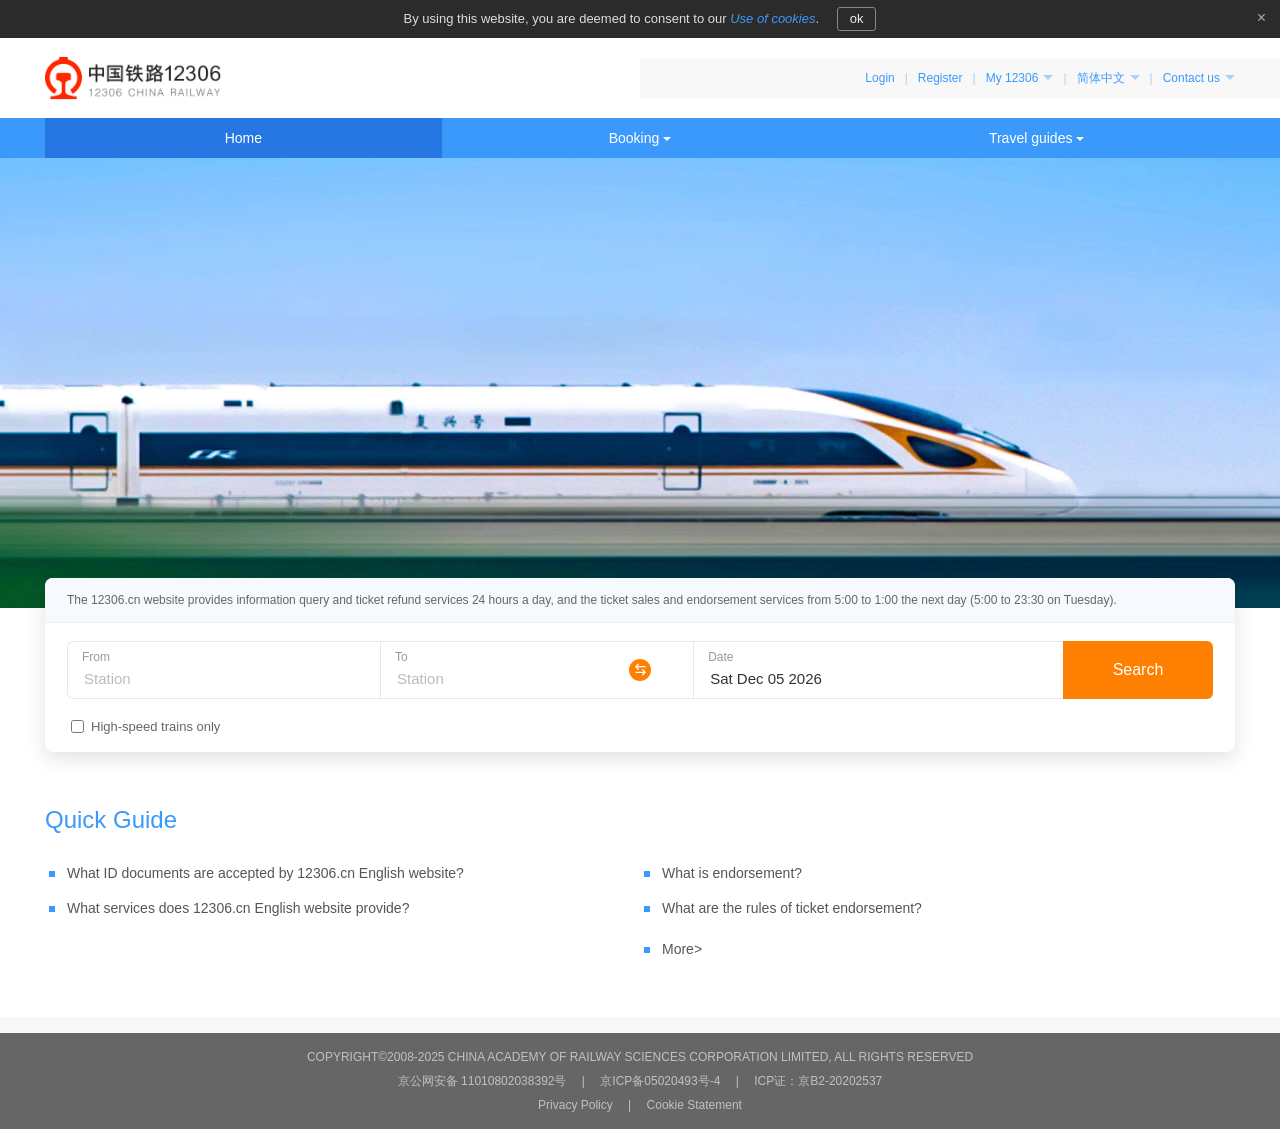
<file: index_en.html>
<!DOCTYPE html>
<html lang="en">
<head>
  <meta charset="utf-8">
  <meta http-equiv="X-UA-Compatible" content="IE=edge,chrome=1">
  <title>12306 CHINA RAILWAY</title>
  <meta name="description" content="China Railway 12306 official English website. Train ticket booking, refund, endorsement and travel information.">
  <link rel="stylesheet" href="css/index.css">
  <style>
    /* Cookie bar */
    .cookie-bar { background:#2b2b2b; color:#ddd; font-size:13px; text-align:center; padding:7px 40px; position:relative; }
    .cookie-bar a { color:#3b99fc; font-style:italic; }
    .cookie-bar .ok-btn { display:inline-block; margin-left:14px; padding:1px 12px; border:1px solid #888; border-radius:3px; color:#eee; cursor:pointer; }
    .cookie-bar .x { position:absolute; right:14px; top:6px; color:#aaa; cursor:pointer; font-size:16px; }

    /* Banner */
    .en-first .fullSlide .bd { height:450px; }
    .en-first .sowingMap li { height:450px; background-size:cover !important; }

    /* Disable hover-driven dropdowns on this page; JS toggles .open instead */
    .nav-item:hover > .nav-bd { display:none; }
    .nav-item.open > .nav-bd { display:flex; }
    .menu-nav:hover > .menu-nav-bd { display:none; }
    .menu-nav.open > .menu-nav-bd { display:block; }
    .nav-hd .icon-down, .menu-nav-hd .caret { transition:transform .2s; }
    .nav-item.open .icon-down, .menu-nav.open .caret { transform:rotate(180deg); }

    /* Search card below banner */
    .en-search { position:relative; z-index:60; margin-top:-30px; padding-bottom:10px; }
    .en-search-card { background:#fff; border-radius:8px; box-shadow:0 6px 20px rgba(0,0,0,.12); overflow:hidden; }
    .en-search-tip { padding:12px 22px; background:#f6f9fd; color:#666; font-size:12px; line-height:1.7; border-bottom:1px solid #eef2f7; }
    .en-search-row { display:flex; align-items:stretch; padding:18px 22px; }
    .en-field { position:relative; flex:1 1 0; min-width:0; padding:6px 14px; border:1px solid #e4e9f0; border-right:none; }
    .en-field:first-child { border-radius:6px 0 0 6px; }
    .en-field .lab { display:block; color:#999; font-size:12px; line-height:18px; }
    .en-field .val { display:block; width:100%; border:none; outline:none; font-size:15px; color:#333; background:transparent; height:26px; line-height:26px; }
    .en-field .val::placeholder { color:#bbb; }
    .en-field-date { flex:1.2 1 0; }
    .en-search-btn { flex:none; width:150px; background:#ff8000; color:#fff; border:none; border-radius:0 6px 6px 0; font-size:16px; cursor:pointer; }
    .en-search-btn:hover { background:#ff6602; }
    .en-swap { position:absolute; left:50%; top:50%; z-index:5; width:26px; height:26px; margin:-13px 0 0 -13px; border-radius:50%; background:#ff8000; color:#fff; display:flex; align-items:center; justify-content:center; cursor:pointer; border:2px solid #fff; }
    .en-swap .icon { width:15px; height:15px; }
    .en-high { padding:0 22px 16px; color:#666; font-size:13px; display:flex; align-items:center; }
    .en-high input { margin-right:7px; }

    /* Quick Guide */
    .en-guide { margin-top:40px; }
    .en-guide-tit { color:#3b99fc; font-size:24px; font-weight:400; margin-bottom:18px; }
    .en-guide-grid { display:flex; flex-wrap:wrap; }
    .en-guide-col { width:50%; }
    .en-guide-col li { position:relative; padding:7px 0 7px 22px; color:#555; }
    .en-guide-col li::before { content:""; position:absolute; left:4px; top:15px; width:6px; height:6px; background:#3b99fc; }
    .en-guide-col li a { color:#555; }
    .en-guide-col li a:hover { color:#3b99fc; }
    .en-guide-more { color:#999; margin-top:6px; }

    /* Station dropdown */
    .en-station-drop { position:absolute; z-index:300; top:100%; left:0; right:0; max-height:220px; overflow-y:auto; background:#fff; border:1px solid #dedede; box-shadow:0 6px 16px rgba(0,0,0,.14); display:none; }
    .en-station-drop li { padding:7px 12px; color:#555; cursor:pointer; font-size:13px; }
    .en-station-drop li:hover { background:#f2f8ff; color:#3b99fc; }
  </style>
</head>
<body>

  <!-- Cookie bar -->
  <div class="cookie-bar" id="cookieBar">
    By using this website, you are deemed to consent to our <a href="javascript:;">Use of cookies</a>.
    <span class="ok-btn" id="cookieOk">ok</span>
    <span class="x" id="cookieX">&times;</span>
  </div>

  <!-- Header -->
  <div class="header" role="banner">
    <div class="wrapper header-con">
      <h1 class="logo">
        <a href="index_en.html" title="12306 CHINA RAILWAY">
          <img class="logo-img" src="images/logo@2x.png" alt="China Railway 12306">
        </a>
      </h1>
      <div class="header-right">
        <ul class="header-menu" role="menubar">
          <li class="menu-item"><a href="javascript:;" class="menu-nav-hd">Login</a></li>
          <li class="menu-item menu-line">|</li>
          <li class="menu-item"><a href="javascript:;" class="menu-nav-hd">Register</a></li>
          <li class="menu-item menu-line">|</li>
          <li class="menu-item menu-nav">
            <a href="javascript:;" class="menu-nav-hd dd-trigger">My 12306<i class="caret"></i></a>
            <ul class="menu-nav-bd">
              <li><a href="javascript:;">Unfinished Orders</a></li>
              <li><a href="javascript:;">Order History</a></li>
              <li><a href="javascript:;">My Points</a></li>
              <li><a href="javascript:;">My Passengers</a></li>
              <li><a href="javascript:;">Account Security</a></li>
            </ul>
          </li>
          <li class="menu-item menu-line">|</li>
          <li class="menu-item menu-nav">
            <a href="javascript:;" class="menu-nav-hd dd-trigger">简体中文<i class="caret"></i></a>
            <ul class="menu-nav-bd">
              <li><a href="index.html">简体中文</a></li>
              <li><a href="index_en.html">English</a></li>
            </ul>
          </li>
          <li class="menu-item menu-line">|</li>
          <li class="menu-item menu-nav">
            <a href="javascript:;" class="menu-nav-hd dd-trigger">Contact us<i class="caret"></i></a>
            <ul class="menu-nav-bd">
              <li><a href="javascript:;">Hotline: +86 12306</a></li>
              <li><a href="javascript:;">Service hours: 24h</a></li>
            </ul>
          </li>
        </ul>
      </div>
    </div>
  </div>

  <!-- Nav -->
  <div class="nav-box">
    <div class="wrapper">
      <ul class="nav">
        <li class="nav-item active"><a href="index_en.html" class="nav-hd">Home</a></li>
        <li class="nav-item">
          <a href="javascript:;" class="nav-hd dd-trigger">Booking<i class="icon-down"></i></a>
          <div class="nav-bd" style="width:420px;">
            <div class="nav-bd-item" style="width:210px;">
              <h3 class="nav-tit">Purchase</h3>
              <ul class="nav-con">
                <li><a href="javascript:;">Tickets</a></li>
                <li><a href="javascript:;">International trains</a></li>
              </ul>
            </div>
            <div class="nav-bd-item" style="width:210px;">
              <h3 class="nav-tit">Changes</h3>
              <ul class="nav-con">
                <li><a href="javascript:;">Refund</a></li>
                <li><a href="javascript:;">Endorsement</a></li>
                <li><a href="javascript:;">Change of destination</a></li>
              </ul>
            </div>
          </div>
        </li>
        <li class="nav-item">
          <a href="javascript:;" class="nav-hd dd-trigger">Travel guides<i class="icon-down"></i></a>
          <div class="nav-bd" style="width:620px;">
            <div class="nav-bd-item" style="width:200px;">
              <h3 class="nav-tit">Ticketing</h3>
              <ul class="nav-con">
                <li><a href="javascript:;">Real-name ticketing</a></li>
                <li><a href="javascript:;">Ticket types</a></li>
              </ul>
            </div>
            <div class="nav-bd-item" style="width:210px;">
              <h3 class="nav-tit">Endorsement &amp; Refund</h3>
              <ul class="nav-con">
                <li><a href="javascript:;">What is endorsement?</a></li>
                <li><a href="javascript:;">Refund rules</a></li>
              </ul>
            </div>
            <div class="nav-bd-item" style="width:210px;">
              <h3 class="nav-tit">Miscellaneous</h3>
              <ul class="nav-con">
                <li><a href="javascript:;">Child tickets</a></li>
                <li><a href="javascript:;">Prohibited items</a></li>
              </ul>
            </div>
          </div>
        </li>
      </ul>
    </div>
  </div>

  <!-- Banner carousel -->
  <div class="en-first">
    <div class="fullSlide">
      <div class="bd"><ul class="sowingMap" id="sowingMap"></ul></div>
      <div class="hd"><ul id="slideDots"></ul></div>
    </div>
  </div>

  <!-- Search box below banner -->
  <div class="en-search">
    <div class="wrapper">
      <div class="en-search-card">
        <div class="en-search-tip">
          The 12306.cn website provides information query and ticket refund services 24 hours a day, and the ticket sales and endorsement services from 5:00 to 1:00 the next day (5:00 to 23:30 on Tuesday).
        </div>
        <div class="en-search-row">
          <div class="en-field" id="fromField">
            <span class="lab">From</span>
            <input type="text" class="val" id="fromStationText" autocomplete="off" placeholder="Station">
            <div class="en-station-drop" id="fromDrop"></div>
          </div>
          <div class="en-field" id="toField">
            <span class="lab">To</span>
            <input type="text" class="val" id="toStationText" autocomplete="off" placeholder="Station">
            <div class="en-station-drop" id="toDrop"></div>
          </div>
          <span class="en-swap" id="swapBtn" title="Swap">
            <svg class="icon" viewBox="0 0 24 24" fill="none" stroke="currentColor" stroke-width="2" stroke-linecap="round" stroke-linejoin="round"><path d="M8.5 3.5 4.5 7.5l4 4M4.5 7.5h14.8M15.5 20.5l4-4-4-4M19.5 16.5H4.7"/></svg>
          </span>
          <div class="en-field en-field-date">
            <span class="lab">Date</span>
            <input type="text" class="val" id="trainDate" readonly placeholder="Departure date">
          </div>
          <button type="button" class="en-search-btn" id="searchBtn">Search</button>
        </div>
        <div class="en-high">
          <label style="display:flex;align-items:center;cursor:pointer;">
            <input type="checkbox" id="highOnly"> High-speed trains only
          </label>
        </div>
      </div>
    </div>
  </div>

  <!-- Quick Guide -->
  <div class="wrapper en-guide">
    <h2 class="en-guide-tit">Quick Guide</h2>
    <div class="en-guide-grid">
      <ul class="en-guide-col">
        <li><a href="javascript:;">What ID documents are accepted by 12306.cn English website?</a></li>
        <li><a href="javascript:;">What services does 12306.cn English website provide?</a></li>
      </ul>
      <ul class="en-guide-col">
        <li><a href="javascript:;">What is endorsement?</a></li>
        <li><a href="javascript:;">What are the rules of ticket endorsement?</a></li>
        <li class="en-guide-more"><a href="javascript:;">More&gt;</a></li>
      </ul>
    </div>
  </div>

  <!-- Footer -->
  <div class="footer" style="margin-top:50px;">
    <div class="footer-txt">
      <p>COPYRIGHT&copy;2008-2025 CHINA ACADEMY OF RAILWAY SCIENCES CORPORATION LIMITED, ALL RIGHTS RESERVED</p>
      <p>
        <span class="mr"><a href="javascript:;">京公网安备 11010802038392号</a></span>
        <span class="mr">|</span>
        <span class="mr"><a href="javascript:;">京ICP备05020493号-4</a></span>
        <span class="mr">|</span>
        <span><a href="javascript:;">ICP证：京B2-20202537</a></span>
      </p>
      <p>
        <span class="mr"><a href="javascript:;">Privacy Policy</a></span>
        <span class="mr">|</span>
        <span><a href="javascript:;">Cookie Statement</a></span>
      </p>
    </div>
  </div>

  <script>
    // ---------- Dropdowns: click to toggle, click outside / Esc to close ----------
    var triggers = document.querySelectorAll(".dd-trigger");
    function closeAll(except){
      triggers.forEach(function(t){
        var li = t.closest(".nav-item") || t.closest(".menu-nav");
        if (li && li !== except) li.classList.remove("open");
      });
    }
    triggers.forEach(function(t){
      t.addEventListener("click", function(e){
        e.preventDefault();
        e.stopPropagation();
        var li = t.closest(".nav-item") || t.closest(".menu-nav");
        var isOpen = li.classList.contains("open");
        closeAll();
        li.classList.toggle("open", !isOpen);
      });
    });
    document.addEventListener("click", function(){ closeAll(); });
    document.addEventListener("keydown", function(e){ if(e.key==="Escape") closeAll(); });
    // Keep a dropdown open when clicking inside its panel
    document.querySelectorAll(".nav-bd, .menu-nav-bd").forEach(function(panel){
      panel.addEventListener("click", function(e){ e.stopPropagation(); });
    });

    // ---------- Banner carousel ----------
    var banners = ["images/en_banner1.jpg","images/en_banner2.jpg","images/en_banner3.jpg"];
    var map = document.getElementById("sowingMap"), dots = document.getElementById("slideDots");
    map.innerHTML = banners.map(function(u,i){
      return '<li class="slide'+(i===0?' on':'')+'" style="background:url(\''+u+'\') center center no-repeat;"></li>';
    }).join("");
    dots.innerHTML = banners.map(function(u,i){
      return '<li class="'+(i===0?'on':'')+'">'+(i+1)+'</li>';
    }).join("");
    var idx = 0, timer;
    function go(i){
      idx = (i+banners.length)%banners.length;
      Array.prototype.forEach.call(map.children,function(li,j){ li.classList.toggle("on",j===idx); });
      Array.prototype.forEach.call(dots.children,function(li,j){ li.classList.toggle("on",j===idx); });
    }
    Array.prototype.forEach.call(dots.children,function(li,j){
      li.onclick = function(){ go(j); restart(); };
    });
    function restart(){ clearInterval(timer); timer = setInterval(function(){ go(idx+1); },5000); }
    restart();

    // ---------- Cookie bar ----------
    var cb = document.getElementById("cookieBar");
    document.getElementById("cookieOk").onclick = function(){ cb.style.display="none"; };
    document.getElementById("cookieX").onclick = function(){ cb.style.display="none"; };

    // ---------- Station autocomplete ----------
    var stations = [
      ["Beijing","beijing"],["Beijing South","beijingnan"],["Beijing West","beijingxi"],
      ["Shanghai","shanghai"],["Shanghai Hongqiao","shanghaihongqiao"],
      ["Guangzhou","guangzhou"],["Guangzhou South","guangzhounan"],
      ["Shenzhen","shenzhen"],["Shenzhen North","shenzhenbei"],
      ["Tianjin","tianjin"],["Chongqing","chongqing"],["Chengdu","chengdu"],["Chengdu East","chengdudong"],
      ["Hangzhou","hangzhou"],["Hangzhou East","hangzhoudong"],["Nanjing","nanjing"],["Nanjing South","nanjingnan"],
      ["Suzhou","suzhou"],["Wuhan","wuhan"],["Xi'an","xian"],["Xi'an North","xianbei"],
      ["Zhengzhou","zhengzhou"],["Zhengzhou East","zhengzhoudong"],["Changsha","changsha"],
      ["Changsha South","changshanan"],["Jinan","jinan"],["Qingdao","qingdao"],
      ["Shenyang","shenyang"],["Dalian","dalian"],["Dalian North","dalianbei"],
      ["Changchun","changchun"],["Harbin","haerbin"],["Shijiazhuang","shijiazhuang"],
      ["Taiyuan","taiyuan"],["Hohhot","huhehaote"],["Lanzhou","lanzhou"],["Xining","xining"],
      ["Urumqi","wulumuqi"],["Lhasa","lasa"],["Guiyang","guiyang"],["Kunming","kunming"],
      ["Nanning","nanning"],["Guilin","guilin"],["Haikou","haikou"],["Sanya","sanya"],
      ["Fuzhou","fuzhou"],["Xiamen","xiamen"],["Nanchang","nanchang"],["Hefei","hefei"],
      ["Wuxi","wuxi"],["Xuzhou","xuzhou"],["Ningbo","ningbo"]
    ];
    function bindStation(inputId, dropId){
      var input = document.getElementById(inputId), drop = document.getElementById(dropId);
      function search(){
        var q = input.value.trim().toLowerCase();
        if(!q){ drop.style.display="none"; return; }
        var list = stations.filter(function(s){
          return s[0].toLowerCase().indexOf(q)>=0 || s[1].indexOf(q)===0;
        }).slice(0,10);
        if(!list.length){ drop.style.display="none"; return; }
        drop.innerHTML = list.map(function(s){ return '<li data-n="'+s[0]+'">'+s[0]+'</li>'; }).join("");
        drop.style.display="block";
      }
      input.addEventListener("input",search);
      input.addEventListener("focus",search);
      drop.addEventListener("mousedown",function(e){
        var li = e.target.closest("li");
        if(!li) return;
        e.preventDefault();
        input.value = li.getAttribute("data-n");
        drop.style.display="none";
      });
      input.addEventListener("blur",function(){ setTimeout(function(){ drop.style.display="none"; },150); });
    }
    bindStation("fromStationText","fromDrop");
    bindStation("toStationText","toDrop");

    // ---------- Swap ----------
    document.getElementById("swapBtn").onclick = function(){
      var a = document.getElementById("fromStationText"), b = document.getElementById("toStationText");
      var t = a.value; a.value = b.value; b.value = t;
    };

    // ---------- Date ----------
    var dateInput = document.getElementById("trainDate");
    dateInput.value = new Date().toDateString();
    dateInput.onclick = function(){
      var d = new Date(dateInput.value || Date.now());
      d.setDate(d.getDate()+1);
      dateInput.value = d.toDateString();
    };

    // ---------- Search ----------
    document.getElementById("searchBtn").onclick = function(){
      var f = document.getElementById("fromStationText").value.trim();
      var t = document.getElementById("toStationText").value.trim();
      if(!f){ alert("Please select the place of departure."); return; }
      if(!t){ alert("Please select the place of arrival."); return; }
      if(f===t){ alert("Departure and arrival cannot be the same."); return; }
      alert("Searching trains: "+f+" \u2192 "+t+" on "+dateInput.value);
    };
  </script>
</body>
</html>
</file>
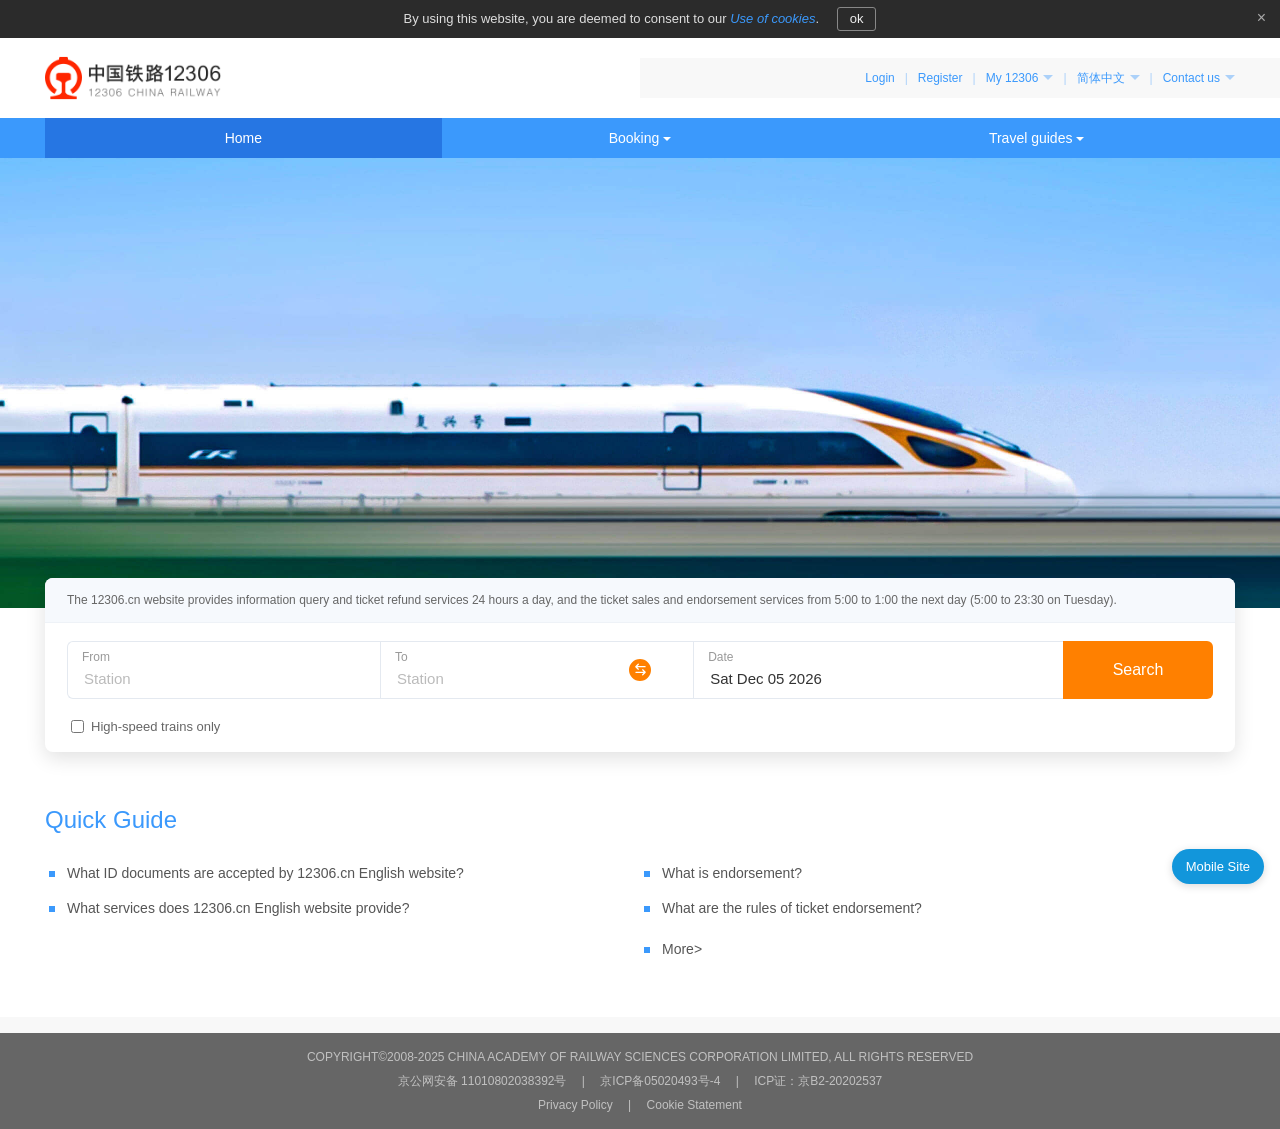
<file: web/index_en.html>
<!DOCTYPE html>
<html lang="en">
<head>
  <meta charset="utf-8">
  <meta http-equiv="X-UA-Compatible" content="IE=edge,chrome=1">
  <title>12306 CHINA RAILWAY</title>
  <meta name="description" content="China Railway 12306 official English website. Train ticket booking, refund, endorsement and travel information.">
  <link rel="stylesheet" href="css/index.css">
  <style>
    /* Cookie bar */
    .cookie-bar { background:#2b2b2b; color:#ddd; font-size:13px; text-align:center; padding:7px 40px; position:relative; }
    .cookie-bar a { color:#3b99fc; font-style:italic; }
    .cookie-bar .ok-btn { display:inline-block; margin-left:14px; padding:1px 12px; border:1px solid #888; border-radius:3px; color:#eee; cursor:pointer; }
    .cookie-bar .x { position:absolute; right:14px; top:6px; color:#aaa; cursor:pointer; font-size:16px; }

    /* Banner */
    .en-first .fullSlide .bd { height:450px; }
    .en-first .sowingMap li { height:450px; background-size:cover !important; }

    /* Disable hover-driven dropdowns on this page; JS toggles .open instead */
    .nav-item:hover > .nav-bd { display:none; }
    .nav-item.open > .nav-bd { display:flex; }
    .menu-nav:hover > .menu-nav-bd { display:none; }
    .menu-nav.open > .menu-nav-bd { display:block; }
    .nav-hd .icon-down, .menu-nav-hd .caret { transition:transform .2s; }
    .nav-item.open .icon-down, .menu-nav.open .caret { transform:rotate(180deg); }

    /* Search card below banner */
    .en-search { position:relative; z-index:60; margin-top:-30px; padding-bottom:10px; }
    .en-search-card { background:#fff; border-radius:8px; box-shadow:0 6px 20px rgba(0,0,0,.12); overflow:hidden; }
    .en-search-tip { padding:12px 22px; background:#f6f9fd; color:#666; font-size:12px; line-height:1.7; border-bottom:1px solid #eef2f7; }
    .en-search-row { display:flex; align-items:stretch; padding:18px 22px; }
    .en-field { position:relative; flex:1 1 0; min-width:0; padding:6px 14px; border:1px solid #e4e9f0; border-right:none; }
    .en-field:first-child { border-radius:6px 0 0 6px; }
    .en-field .lab { display:block; color:#999; font-size:12px; line-height:18px; }
    .en-field .val { display:block; width:100%; border:none; outline:none; font-size:15px; color:#333; background:transparent; height:26px; line-height:26px; }
    .en-field .val::placeholder { color:#bbb; }
    .en-field-date { flex:1.2 1 0; }
    .en-search-btn { flex:none; width:150px; background:#ff8000; color:#fff; border:none; border-radius:0 6px 6px 0; font-size:16px; cursor:pointer; }
    .en-search-btn:hover { background:#ff6602; }
    .en-swap { position:absolute; left:50%; top:50%; z-index:5; width:26px; height:26px; margin:-13px 0 0 -13px; border-radius:50%; background:#ff8000; color:#fff; display:flex; align-items:center; justify-content:center; cursor:pointer; border:2px solid #fff; }
    .en-swap .icon { width:15px; height:15px; }
    .en-high { padding:0 22px 16px; color:#666; font-size:13px; display:flex; align-items:center; }
    .en-high input { margin-right:7px; }

    /* Quick Guide */
    .en-guide { margin-top:40px; }
    .en-guide-tit { color:#3b99fc; font-size:24px; font-weight:400; margin-bottom:18px; }
    .en-guide-grid { display:flex; flex-wrap:wrap; }
    .en-guide-col { width:50%; }
    .en-guide-col li { position:relative; padding:7px 0 7px 22px; color:#555; }
    .en-guide-col li::before { content:""; position:absolute; left:4px; top:15px; width:6px; height:6px; background:#3b99fc; }
    .en-guide-col li a { color:#555; }
    .en-guide-col li a:hover { color:#3b99fc; }
    .en-guide-more { color:#999; margin-top:6px; }

    /* Station dropdown */
    .en-station-drop { position:absolute; z-index:300; top:100%; left:0; right:0; max-height:220px; overflow-y:auto; background:#fff; border:1px solid #dedede; box-shadow:0 6px 16px rgba(0,0,0,.14); display:none; }
    .en-station-drop li { padding:7px 12px; color:#555; cursor:pointer; font-size:13px; }
    .en-station-drop li:hover { background:#f2f8ff; color:#3b99fc; }
  </style>
</head>
<body>

  <!-- Switch to mobile entry -->
  <a href="../mobile/index.html" style="position:fixed;right:16px;bottom:16px;z-index:999;padding:8px 14px;background:#1296db;color:#fff;border-radius:18px;font-size:13px;text-decoration:none;box-shadow:0 2px 8px rgba(0,0,0,.15);">Mobile Site</a>

  <!-- Cookie bar -->
  <div class="cookie-bar" id="cookieBar">
    By using this website, you are deemed to consent to our <a href="javascript:;">Use of cookies</a>.
    <span class="ok-btn" id="cookieOk">ok</span>
    <span class="x" id="cookieX">&times;</span>
  </div>

  <!-- Header -->
  <div class="header" role="banner">
    <div class="wrapper header-con">
      <h1 class="logo">
        <a href="index_en.html" title="12306 CHINA RAILWAY">
          <img class="logo-img" src="images/logo@2x.png" alt="China Railway 12306">
        </a>
      </h1>
      <div class="header-right">
        <ul class="header-menu" role="menubar">
          <li class="menu-item"><a href="javascript:;" class="menu-nav-hd">Login</a></li>
          <li class="menu-item menu-line">|</li>
          <li class="menu-item"><a href="javascript:;" class="menu-nav-hd">Register</a></li>
          <li class="menu-item menu-line">|</li>
          <li class="menu-item menu-nav">
            <a href="javascript:;" class="menu-nav-hd dd-trigger">My 12306<i class="caret"></i></a>
            <ul class="menu-nav-bd">
              <li><a href="javascript:;">Unfinished Orders</a></li>
              <li><a href="javascript:;">Order History</a></li>
              <li><a href="javascript:;">My Points</a></li>
              <li><a href="javascript:;">My Passengers</a></li>
              <li><a href="javascript:;">Account Security</a></li>
            </ul>
          </li>
          <li class="menu-item menu-line">|</li>
          <li class="menu-item menu-nav">
            <a href="javascript:;" class="menu-nav-hd dd-trigger">简体中文<i class="caret"></i></a>
            <ul class="menu-nav-bd">
              <li><a href="index.html">简体中文</a></li>
              <li><a href="index_en.html">English</a></li>
            </ul>
          </li>
          <li class="menu-item menu-line">|</li>
          <li class="menu-item menu-nav">
            <a href="javascript:;" class="menu-nav-hd dd-trigger">Contact us<i class="caret"></i></a>
            <ul class="menu-nav-bd">
              <li><a href="javascript:;">Hotline: +86 12306</a></li>
              <li><a href="javascript:;">Service hours: 24h</a></li>
            </ul>
          </li>
        </ul>
      </div>
    </div>
  </div>

  <!-- Nav -->
  <div class="nav-box">
    <div class="wrapper">
      <ul class="nav">
        <li class="nav-item active"><a href="index_en.html" class="nav-hd">Home</a></li>
        <li class="nav-item">
          <a href="javascript:;" class="nav-hd dd-trigger">Booking<i class="icon-down"></i></a>
          <div class="nav-bd" style="width:420px;">
            <div class="nav-bd-item" style="width:210px;">
              <h3 class="nav-tit">Purchase</h3>
              <ul class="nav-con">
                <li><a href="javascript:;">Tickets</a></li>
                <li><a href="javascript:;">International trains</a></li>
              </ul>
            </div>
            <div class="nav-bd-item" style="width:210px;">
              <h3 class="nav-tit">Changes</h3>
              <ul class="nav-con">
                <li><a href="javascript:;">Refund</a></li>
                <li><a href="javascript:;">Endorsement</a></li>
                <li><a href="javascript:;">Change of destination</a></li>
              </ul>
            </div>
          </div>
        </li>
        <li class="nav-item">
          <a href="javascript:;" class="nav-hd dd-trigger">Travel guides<i class="icon-down"></i></a>
          <div class="nav-bd" style="width:620px;">
            <div class="nav-bd-item" style="width:200px;">
              <h3 class="nav-tit">Ticketing</h3>
              <ul class="nav-con">
                <li><a href="javascript:;">Real-name ticketing</a></li>
                <li><a href="javascript:;">Ticket types</a></li>
              </ul>
            </div>
            <div class="nav-bd-item" style="width:210px;">
              <h3 class="nav-tit">Endorsement &amp; Refund</h3>
              <ul class="nav-con">
                <li><a href="javascript:;">What is endorsement?</a></li>
                <li><a href="javascript:;">Refund rules</a></li>
              </ul>
            </div>
            <div class="nav-bd-item" style="width:210px;">
              <h3 class="nav-tit">Miscellaneous</h3>
              <ul class="nav-con">
                <li><a href="javascript:;">Child tickets</a></li>
                <li><a href="javascript:;">Prohibited items</a></li>
              </ul>
            </div>
          </div>
        </li>
      </ul>
    </div>
  </div>

  <!-- Banner carousel -->
  <div class="en-first">
    <div class="fullSlide">
      <div class="bd"><ul class="sowingMap" id="sowingMap"></ul></div>
      <div class="hd"><ul id="slideDots"></ul></div>
    </div>
  </div>

  <!-- Search box below banner -->
  <div class="en-search">
    <div class="wrapper">
      <div class="en-search-card">
        <div class="en-search-tip">
          The 12306.cn website provides information query and ticket refund services 24 hours a day, and the ticket sales and endorsement services from 5:00 to 1:00 the next day (5:00 to 23:30 on Tuesday).
        </div>
        <div class="en-search-row">
          <div class="en-field" id="fromField">
            <span class="lab">From</span>
            <input type="text" class="val" id="fromStationText" autocomplete="off" placeholder="Station">
            <div class="en-station-drop" id="fromDrop"></div>
          </div>
          <div class="en-field" id="toField">
            <span class="lab">To</span>
            <input type="text" class="val" id="toStationText" autocomplete="off" placeholder="Station">
            <div class="en-station-drop" id="toDrop"></div>
          </div>
          <span class="en-swap" id="swapBtn" title="Swap">
            <svg class="icon" viewBox="0 0 24 24" fill="none" stroke="currentColor" stroke-width="2" stroke-linecap="round" stroke-linejoin="round"><path d="M8.5 3.5 4.5 7.5l4 4M4.5 7.5h14.8M15.5 20.5l4-4-4-4M19.5 16.5H4.7"/></svg>
          </span>
          <div class="en-field en-field-date">
            <span class="lab">Date</span>
            <input type="text" class="val" id="trainDate" readonly placeholder="Departure date">
          </div>
          <button type="button" class="en-search-btn" id="searchBtn">Search</button>
        </div>
        <div class="en-high">
          <label style="display:flex;align-items:center;cursor:pointer;">
            <input type="checkbox" id="highOnly"> High-speed trains only
          </label>
        </div>
      </div>
    </div>
  </div>

  <!-- Quick Guide -->
  <div class="wrapper en-guide">
    <h2 class="en-guide-tit">Quick Guide</h2>
    <div class="en-guide-grid">
      <ul class="en-guide-col">
        <li><a href="javascript:;">What ID documents are accepted by 12306.cn English website?</a></li>
        <li><a href="javascript:;">What services does 12306.cn English website provide?</a></li>
      </ul>
      <ul class="en-guide-col">
        <li><a href="javascript:;">What is endorsement?</a></li>
        <li><a href="javascript:;">What are the rules of ticket endorsement?</a></li>
        <li class="en-guide-more"><a href="javascript:;">More&gt;</a></li>
      </ul>
    </div>
  </div>

  <!-- Footer -->
  <div class="footer" style="margin-top:50px;">
    <div class="footer-txt">
      <p>COPYRIGHT&copy;2008-2025 CHINA ACADEMY OF RAILWAY SCIENCES CORPORATION LIMITED, ALL RIGHTS RESERVED</p>
      <p>
        <span class="mr"><a href="javascript:;">京公网安备 11010802038392号</a></span>
        <span class="mr">|</span>
        <span class="mr"><a href="javascript:;">京ICP备05020493号-4</a></span>
        <span class="mr">|</span>
        <span><a href="javascript:;">ICP证：京B2-20202537</a></span>
      </p>
      <p>
        <span class="mr"><a href="javascript:;">Privacy Policy</a></span>
        <span class="mr">|</span>
        <span><a href="javascript:;">Cookie Statement</a></span>
      </p>
    </div>
  </div>

  <script>
    // ---------- Dropdowns: click to toggle, click outside / Esc to close ----------
    var triggers = document.querySelectorAll(".dd-trigger");
    function closeAll(except){
      triggers.forEach(function(t){
        var li = t.closest(".nav-item") || t.closest(".menu-nav");
        if (li && li !== except) li.classList.remove("open");
      });
    }
    triggers.forEach(function(t){
      t.addEventListener("click", function(e){
        e.preventDefault();
        e.stopPropagation();
        var li = t.closest(".nav-item") || t.closest(".menu-nav");
        var isOpen = li.classList.contains("open");
        closeAll();
        li.classList.toggle("open", !isOpen);
      });
    });
    document.addEventListener("click", function(){ closeAll(); });
    document.addEventListener("keydown", function(e){ if(e.key==="Escape") closeAll(); });
    // Keep a dropdown open when clicking inside its panel
    document.querySelectorAll(".nav-bd, .menu-nav-bd").forEach(function(panel){
      panel.addEventListener("click", function(e){ e.stopPropagation(); });
    });

    // ---------- Banner carousel ----------
    var banners = ["images/en_banner1.jpg","images/en_banner2.jpg","images/en_banner3.jpg"];
    var map = document.getElementById("sowingMap"), dots = document.getElementById("slideDots");
    map.innerHTML = banners.map(function(u,i){
      return '<li class="slide'+(i===0?' on':'')+'" style="background:url(\''+u+'\') center center no-repeat;"></li>';
    }).join("");
    dots.innerHTML = banners.map(function(u,i){
      return '<li class="'+(i===0?'on':'')+'">'+(i+1)+'</li>';
    }).join("");
    var idx = 0, timer;
    function go(i){
      idx = (i+banners.length)%banners.length;
      Array.prototype.forEach.call(map.children,function(li,j){ li.classList.toggle("on",j===idx); });
      Array.prototype.forEach.call(dots.children,function(li,j){ li.classList.toggle("on",j===idx); });
    }
    Array.prototype.forEach.call(dots.children,function(li,j){
      li.onclick = function(){ go(j); restart(); };
    });
    function restart(){ clearInterval(timer); timer = setInterval(function(){ go(idx+1); },5000); }
    restart();

    // ---------- Cookie bar ----------
    var cb = document.getElementById("cookieBar");
    document.getElementById("cookieOk").onclick = function(){ cb.style.display="none"; };
    document.getElementById("cookieX").onclick = function(){ cb.style.display="none"; };

    // ---------- Station autocomplete ----------
    var stations = [
      ["Beijing","beijing"],["Beijing South","beijingnan"],["Beijing West","beijingxi"],
      ["Shanghai","shanghai"],["Shanghai Hongqiao","shanghaihongqiao"],
      ["Guangzhou","guangzhou"],["Guangzhou South","guangzhounan"],
      ["Shenzhen","shenzhen"],["Shenzhen North","shenzhenbei"],
      ["Tianjin","tianjin"],["Chongqing","chongqing"],["Chengdu","chengdu"],["Chengdu East","chengdudong"],
      ["Hangzhou","hangzhou"],["Hangzhou East","hangzhoudong"],["Nanjing","nanjing"],["Nanjing South","nanjingnan"],
      ["Suzhou","suzhou"],["Wuhan","wuhan"],["Xi'an","xian"],["Xi'an North","xianbei"],
      ["Zhengzhou","zhengzhou"],["Zhengzhou East","zhengzhoudong"],["Changsha","changsha"],
      ["Changsha South","changshanan"],["Jinan","jinan"],["Qingdao","qingdao"],
      ["Shenyang","shenyang"],["Dalian","dalian"],["Dalian North","dalianbei"],
      ["Changchun","changchun"],["Harbin","haerbin"],["Shijiazhuang","shijiazhuang"],
      ["Taiyuan","taiyuan"],["Hohhot","huhehaote"],["Lanzhou","lanzhou"],["Xining","xining"],
      ["Urumqi","wulumuqi"],["Lhasa","lasa"],["Guiyang","guiyang"],["Kunming","kunming"],
      ["Nanning","nanning"],["Guilin","guilin"],["Haikou","haikou"],["Sanya","sanya"],
      ["Fuzhou","fuzhou"],["Xiamen","xiamen"],["Nanchang","nanchang"],["Hefei","hefei"],
      ["Wuxi","wuxi"],["Xuzhou","xuzhou"],["Ningbo","ningbo"]
    ];
    function bindStation(inputId, dropId){
      var input = document.getElementById(inputId), drop = document.getElementById(dropId);
      function search(){
        var q = input.value.trim().toLowerCase();
        if(!q){ drop.style.display="none"; return; }
        var list = stations.filter(function(s){
          return s[0].toLowerCase().indexOf(q)>=0 || s[1].indexOf(q)===0;
        }).slice(0,10);
        if(!list.length){ drop.style.display="none"; return; }
        drop.innerHTML = list.map(function(s){ return '<li data-n="'+s[0]+'">'+s[0]+'</li>'; }).join("");
        drop.style.display="block";
      }
      input.addEventListener("input",search);
      input.addEventListener("focus",search);
      drop.addEventListener("mousedown",function(e){
        var li = e.target.closest("li");
        if(!li) return;
        e.preventDefault();
        input.value = li.getAttribute("data-n");
        drop.style.display="none";
      });
      input.addEventListener("blur",function(){ setTimeout(function(){ drop.style.display="none"; },150); });
    }
    bindStation("fromStationText","fromDrop");
    bindStation("toStationText","toDrop");

    // ---------- Swap ----------
    document.getElementById("swapBtn").onclick = function(){
      var a = document.getElementById("fromStationText"), b = document.getElementById("toStationText");
      var t = a.value; a.value = b.value; b.value = t;
    };

    // ---------- Date ----------
    var dateInput = document.getElementById("trainDate");
    dateInput.value = new Date().toDateString();
    dateInput.onclick = function(){
      var d = new Date(dateInput.value || Date.now());
      d.setDate(d.getDate()+1);
      dateInput.value = d.toDateString();
    };

    // ---------- Search ----------
    document.getElementById("searchBtn").onclick = function(){
      var f = document.getElementById("fromStationText").value.trim();
      var t = document.getElementById("toStationText").value.trim();
      if(!f){ alert("Please select the place of departure."); return; }
      if(!t){ alert("Please select the place of arrival."); return; }
      if(f===t){ alert("Departure and arrival cannot be the same."); return; }
      alert("Searching trains: "+f+" \u2192 "+t+" on "+dateInput.value);
    };
  </script>
</body>
</html>
</file>
<file: 12306/css/index.css>
@charset "UTF-8";
/* ==========================================================================
   中国铁路12306网站 - 首页样式
   主色 #3b99fc  强调色 #ff8000
   ========================================================================== */

/* ---------- 基础重置 ---------- */
* { -webkit-box-sizing: border-box; box-sizing: border-box; }
html { -webkit-text-size-adjust: 100%; }
body {
  margin: 0;
  min-width: 1200px;
  color: #333;
  background: #fff;
  font: 14px/1.5 "Helvetica Neue", Helvetica, Arial, "PingFang SC", "Hiragino Sans GB", "Microsoft YaHei", "WenQuanYi Micro Hei", sans-serif;
}
h1, h2, h3, h4, p, ul, ol, dl, dd, dt { margin: 0; padding: 0; }
ul, ol { list-style: none; }
a { color: #333; text-decoration: none; }
a:hover { color: #3b99fc; }
img { border: 0; vertical-align: middle; }
input, select, textarea, button { font-family: inherit; font-size: inherit; color: inherit; outline: none; }
button { cursor: pointer; }
.clearfix::after { content: ""; display: block; clear: both; }

.svg-sprite { position: absolute; width: 0; height: 0; overflow: hidden; }
.icon { width: 1em; height: 1em; display: inline-block; vertical-align: -0.125em; fill: none; }
.wrapper { width: 1200px; margin: 0 auto; padding: 0 5px; }
.wrapper::after { content: ""; display: block; clear: both; }

/* ==========================================================================
   头部
   ========================================================================== */
.header { position: relative; z-index: 2000; background: #fff; }
.header::before {
  content: ""; position: absolute; top: 20px; right: 0; left: 50%; height: 40px; background: #f8f8f8; z-index: 1;
}
.header-con { position: relative; height: 80px; z-index: 2; }
.logo { float: left; height: 80px; }
.logo a { display: flex; align-items: center; height: 80px; }
.logo-img { display: block; height: 44px; width: auto; }

.header-right { position: relative; float: right; display: flex; align-items: center; height: 80px; }
.header-search { display: flex; }
.search-bd { position: relative; width: 350px; }
.search-input {
  width: 100%; height: 32px; line-height: 32px; padding: 0 12px;
  border: 1px solid #dedede; border-right: none; border-radius: 4px 0 0 4px; color: #333;
}
.search-input::placeholder { color: #bbb; }
.search-input.focus { border-color: #3b99fc; }
.search-btn {
  width: 34px; height: 32px; flex: none; border-radius: 0 4px 4px 0;
  background: #3b99fc; color: #fff; display: flex; align-items: center; justify-content: center; font-size: 17px;
}
.search-btn:hover { background: #2676e3; color: #fff; }
.search-down {
  position: absolute; top: 32px; left: 0; right: 0; z-index: 2000; display: none;
  background: #fff; border: 1px solid #dedede; border-top: none; border-radius: 0 0 4px 4px; min-height: 30px;
}
.search-down .close { position: absolute; top: 0; right: 12px; line-height: 34px; height: 34px; color: #3b99fc; font-size: 12px; }
.search-down-list { max-height: 204px; overflow-y: auto; padding-top: 34px; }
.search-down-list li { height: 34px; line-height: 34px; padding: 0 12px; color: #666; cursor: pointer; display: flex; align-items: center; }
.search-down-list li:hover { background: #f8f8f8; }
.search-down-list li .icon { color: #3b99fc; margin-right: 8px; flex: none; }
.search-down-list li em { font-style: normal; color: #3b99fc; }

.header-menu { display: flex; align-items: center; margin-left: 26px; }
.header-menu .menu-item { position: relative; height: 40px; line-height: 40px; font-size: 12px; margin-left: 10px; }
.header-menu .menu-item:first-child { margin-left: 0; }
.header-menu .menu-line { color: #acd1f9; margin-left: 10px; }
.header-menu .menu-nav-hd { display: block; height: 40px; line-height: 40px; color: #3b99fc; }
.header-menu .menu-nav-hd:hover { color: #2676e3; }
.header-menu .caret {
  display: inline-block; width: 0; height: 0; margin-left: 5px; overflow: hidden; font-size: 0; line-height: 0;
  border: 5px solid transparent; border-top-color: #acd1f9; border-bottom: none; vertical-align: 2px;
}
.header-menu .menu-nav-bd {
  position: absolute; top: 40px; left: 0; z-index: 2000; display: none; width: 130px;
  padding: 10px; background: #fff; border: 1px solid #dedede; box-shadow: 0 2px 8px rgba(0, 0, 0, .08);
}
.header-menu .menu-nav:hover .menu-nav-bd { display: block; }
.header-menu .menu-nav-bd li { height: 26px; line-height: 26px; overflow: hidden; }
.header-menu .menu-nav-bd li a { color: #666; font-size: 12px; display: block; padding: 0 4px; }
.header-menu .menu-nav-bd li a:hover { color: #3b99fc; }
.header-menu .menu-nav-bd .nav-line { height: 1px; margin: 3px 0; border-bottom: 1px dashed #dedede; }

/* ==========================================================================
   主导航
   ========================================================================== */
.nav-box { height: 40px; background: #3b99fc; }
.nav { display: flex; height: 40px; position: relative; z-index: 1900; }
.nav-item { position: relative; flex: 1 1 0; }
.nav-hd { display: block; height: 40px; line-height: 40px; color: #fff; text-align: center; font-size: 14px; }
.nav-item:hover .nav-hd { background: #3685ec; color: #fff; }
.nav-item.active .nav-hd { background: #2676e3; color: #fff; }
.nav-hd .icon-down {
  display: inline-block; width: 0; height: 0; margin-left: 4px; overflow: hidden; font-size: 0; line-height: 0;
  border: 4px solid transparent; border-top-color: #fff; border-bottom: none; vertical-align: 2px;
}
.nav-bd {
  position: absolute; top: 40px; left: 0; z-index: 1900; display: none;
  padding: 18px 0; background: #fff; border: 1px solid #dedede; box-shadow: 0 6px 18px rgba(0, 0, 0, .12);
}
.nav-item:hover .nav-bd { display: flex; }
.nav-bd-item { flex: none; min-height: 1px; }
.nav-col2 { width: 280px; }
.nav-col3 { width: 230px; }
.nav-col4 { width: 210px; }
.nav-col5 { width: 210px; }
.nav-tit {
  height: 24px; padding: 0 0 8px 30px; font-size: 14px; font-weight: 700; color: #3b99fc;
  border-right: 1px solid #acd1f9;
}
.nav-con li { height: 34px; line-height: 34px; padding-left: 30px; border-right: 1px solid #acd1f9; }
.nav-con li a { display: block; color: #555; overflow: hidden; white-space: nowrap; text-overflow: ellipsis; }
.nav-con li a:hover { color: #3b99fc; }
.nav-con .txt-lighter a { color: #999; }
.nav-bd-item:last-child .nav-tit,
.nav-bd-item:last-child .nav-con li { border-right: none; }
.nav-tit.border-none { border-right: none; }

/* ==========================================================================
   首屏：轮播 + 查询框
   ========================================================================== */
.section-first { position: relative; height: 450px; }
.fullSlide { position: relative; }
.fullSlide .bd { position: relative; height: 450px; overflow: hidden; }
.sowingMap li {
  position: absolute; top: 0; left: 0; right: 0; height: 450px; opacity: 0;
  transition: opacity .7s ease; overflow: hidden;
}
.sowingMap li.on { opacity: 1; z-index: 2; }
.fullSlide .hd { position: absolute; z-index: 5; bottom: 0; left: 0; right: 0; text-align: center; }
.fullSlide .hd ul { padding: 12px 0; overflow: hidden; }
.fullSlide .hd li {
  display: inline-block; width: 12px; height: 12px; margin: 0 6px; border-radius: 12px;
  background: #fff; opacity: .55; cursor: pointer; overflow: hidden; text-indent: -99px;
}
.fullSlide .hd li.on { opacity: 1; }

/* ---------- 查询框 ---------- */
.search-index {
  position: absolute; z-index: 100; top: 50px; left: 50%; margin-left: -595px;
  width: 510px; height: 350px; overflow: hidden; border-radius: 4px; background: #fff;
  box-shadow: 0 6px 22px rgba(0, 0, 0, .16);
}
.search-side { float: left; width: 100px; height: 350px; }
.search-side li { height: 116px; background: #3b99fc; border-bottom: 1px solid #86bffb; }
.search-side li:last-child { height: 118px; border-bottom: none; }
.search-side li a {
  display: flex; flex-direction: column; align-items: center; justify-content: center;
  height: 100%; color: #fff; font-size: 14px; border-left: 3px solid #3b99fc;
}
.search-side li a .icon { margin-bottom: 10px; font-size: 22px; }
.search-side li.active a { background: #fff; color: #3b99fc; }
.search-main { float: left; width: 410px; height: 350px; }
.search-main-item { display: none; height: 100%; padding: 26px 25px 0; }
.search-main-item.active { display: block; }

.search-tab-hd { height: 34px; border-bottom: 2px solid #dedede; }
.search-tab-hd ul { display: flex; }
.search-tab-hd li { position: relative; flex: 1 1 0; text-align: center; }
.search-tab-hd li a { display: block; height: 32px; line-height: 32px; color: #999; font-size: 14px; }
.search-tab-hd li a .icon { margin-right: 4px; vertical-align: -2px; }
.search-tab-hd li.active a { color: #3b99fc; }
.search-tab-hd li.active::after { content: ""; position: absolute; left: 0; right: 0; bottom: -2px; height: 2px; background: #3b99fc; }

.search-tab-bd { padding-top: 2px; }
.search-tab-item { display: none; }
.search-tab-item.active { display: block; }

.search-form { padding-top: 4px; }
.form-item { position: relative; margin-top: 14px; }
.form-item-group { position: relative; }
.form-label { float: left; width: 75px; padding-right: 10px; line-height: 30px; text-align: right; color: #333; }
.form-bd { margin-left: 75px; }
.input-box { position: relative; width: 265px; }
.input {
  width: 100%; height: 30px; line-height: 30px; padding: 0 10px;
  border: 1px solid #dedede; border-radius: 4px; background: #fff; color: #333;
}
.input::placeholder { color: #bbb; }
.input:focus { border-color: #3b99fc; }
select.input { padding: 0 6px; }
.input-city .input { padding-right: 32px; }
.icon-place, .icon-date {
  position: absolute; right: 9px; top: 50%; margin-top: -.5em; font-size: 15px;
  color: #bdbdbd; cursor: pointer;
}
.icon-place:hover, .icon-date:hover { color: #3b99fc; }
.input-data .input { cursor: pointer; }

.city-change {
  position: absolute; top: 8px; right: 0; width: 14px; height: 60px; cursor: pointer;
  border: 1px solid #dedede; border-left: none; border-radius: 0 4px 4px 0; background: #fff;
}
.city-change .icon {
  position: absolute; top: 50%; right: -12px; width: 24px; height: 24px; margin-top: -12px;
  padding: 3px; border: 2px solid #fff; border-radius: 50%; background: #ff8000; color: #fff;
}
.city-change:hover .icon { background: #ff6602; }

.check-list { display: flex; }
.check-item { display: flex; align-items: center; margin-right: 30px; line-height: 22px; color: #333; cursor: pointer; }
.check-item i {
  position: relative; width: 14px; height: 14px; margin-right: 6px;
  border: 1px solid #c9c9c9; border-radius: 2px; background: #fff; flex: none;
}
.check-item:hover i { border-color: #3b99fc; }
.check-item.checked i { border-color: #3b99fc; background: #3b99fc; }
.check-item.checked i::after {
  content: ""; position: absolute; left: 3px; top: 1px; width: 6px; height: 3px;
  border-left: 2px solid #fff; border-bottom: 2px solid #fff; transform: rotate(-45deg);
}

.form-item-btn { margin-top: 16px; }
.btn {
  display: inline-block; height: 38px; line-height: 36px; padding: 0 16px; text-align: center;
  border: 1px solid transparent; border-radius: 4px; cursor: pointer;
}
.btn-primary, .btn-primary:hover { background: #ff8000; border-color: #ff8000; color: #fff; }
.btn-primary:hover { background: #ff6602; border-color: #ff6602; }
.form-block { display: block; width: 100%; border-radius: 6px; font-size: 15px; }

.input-range { display: flex; align-items: center; width: 100%; }
.input-range .input { flex: 1 1 0; min-width: 0; padding: 0 6px; text-align: center; cursor: pointer; }
.range-split { flex: none; padding: 0 6px; color: #999; }

.search-history { margin-top: 14px; height: 24px; line-height: 24px; }
.search-history-bd { position: relative; float: left; width: 280px; height: 24px; }
.history-prev, .history-next { position: absolute; top: 0; width: 20px; height: 24px; color: #c4c4c4; cursor: pointer; }
.history-prev { left: 0; }
.history-next { right: 0; }
.history-prev:hover, .history-next:hover { color: #3b99fc; }
.history-list-wrap { margin: 0 22px; height: 24px; overflow: hidden; }
.history-list { white-space: nowrap; transition: transform .3s; }
.history-list li { display: inline-block; margin-right: 18px; }
.history-list li a { color: #999; font-size: 13px; }
.history-list li a:hover { color: #3b99fc; }
.search-history-btn { float: right; }
.search-history-btn a { color: #999; font-size: 13px; }

/* ---------- 车站联想下拉 ---------- */
.station-drop {
  position: absolute; z-index: 2100; top: 32px; left: 0; display: none;
  width: 265px; max-height: 224px; overflow-y: auto; background: #fff;
  border: 1px solid #dedede; border-radius: 4px; box-shadow: 0 6px 16px rgba(0, 0, 0, .14);
}
.station-drop li { display: flex; align-items: center; justify-content: space-between; padding: 7px 10px; color: #666; font-size: 13px; cursor: pointer; }
.station-drop li.on, .station-drop li:hover { background: #f2f8ff; color: #3b99fc; }
.station-drop li .py { color: #bbb; font-size: 12px; }

/* ---------- 日期选择器 ---------- */
.date-picker {
  position: absolute; z-index: 2200; top: 32px; left: 0; display: none; width: 286px;
  padding-bottom: 10px; background: #fff; border: 1px solid #dedede; border-radius: 6px;
  box-shadow: 0 8px 22px rgba(0, 0, 0, .16);
}
.date-picker .dp-hd {
  display: flex; align-items: center; justify-content: space-between; height: 38px; padding: 0 10px;
  border-radius: 5px 5px 0 0; background: #3b99fc; color: #fff; font-size: 14px;
}
.date-picker .dp-nav { width: 26px; text-align: center; cursor: pointer; font-size: 15px; user-select: none; }
.date-picker .dp-nav.disabled { opacity: .3; cursor: default; }
.date-picker .dp-week { display: flex; padding: 8px 8px 2px; }
.date-picker .dp-week span { flex: 1 1 0; text-align: center; color: #999; font-size: 12px; }
.date-picker .dp-days { display: flex; flex-wrap: wrap; padding: 0 8px; }
.date-picker .dp-day {
  width: 14.28%; height: 32px; line-height: 32px; text-align: center;
  font-size: 13px; color: #333; border-radius: 4px; cursor: pointer;
}
.date-picker .dp-day.empty { cursor: default; }
.date-picker .dp-day.disabled { color: #cfcfcf; cursor: not-allowed; }
.date-picker .dp-day:not(.disabled):not(.empty):hover { background: #e8f3ff; color: #3b99fc; }
.date-picker .dp-day.on { background: #3b99fc; color: #fff; }
.date-picker .dp-day.today { color: #ff8000; font-weight: 700; }

/* ---------- 轻提示 ---------- */
.toast {
  position: fixed; z-index: 9999; left: 50%; top: 46%; transform: translate(-50%, -50%);
  padding: 12px 24px; border-radius: 6px; background: rgba(0, 0, 0, .78); color: #fff;
  font-size: 14px; opacity: 0; visibility: hidden; transition: .25s; pointer-events: none;
}
.toast.show { opacity: 1; visibility: visible; }

/* ==========================================================================
   便捷服务
   ========================================================================== */
.service-list { display: flex; margin-top: 30px; padding: 10px 0; }
.service-list li { flex: 1 1 0; position: relative; text-align: center; }
.service-list li + li::before {
  content: ""; position: absolute; left: 0; top: 50%; width: 1px; height: 40px;
  background: #e5e5e5; transform: translateY(-50%) rotate(15deg);
}
.service-list li a { display: block; padding: 8px 0; color: #555; }
.service-list li a:hover { color: #3b99fc; }
.service-icon {
  display: flex; align-items: center; justify-content: center; width: 40px; height: 40px;
  margin: 0 auto 8px; color: #3b99fc; font-size: 26px;
}
.service-list li a:hover .service-icon { color: #2676e3; }

/* ==========================================================================
   铁路旅游 / 热门推荐
   ========================================================================== */
.section { margin-top: 30px; }
.section-hd { display: flex; align-items: center; justify-content: space-between; height: 38px; border-bottom: 1px solid #dedede; }
.section-tit { position: relative; padding-left: 12px; font-size: 18px; font-weight: 700; color: #333; line-height: 38px; }
.section-tit::before { content: ""; position: absolute; left: 0; top: 12px; width: 4px; height: 16px; background: #3b99fc; border-radius: 2px; }
.section-hd .more { color: #999; font-size: 13px; }
.section-hd .more:hover { color: #3b99fc; }

.travel-train-list { display: flex; flex-wrap: wrap; margin: 16px -10px 0; }
.travel-train-list > li { width: 50%; padding: 0 10px 20px; }
.travel-train-list > li > a { display: block; overflow: hidden; border-radius: 8px; transition: .25s; }
.travel-train-list > li > a:hover { box-shadow: 0 8px 22px rgba(0, 0, 0, .14); transform: translateY(-2px); }
.travel-train-list > li img { display: block; width: 100%; height: auto; }

/* ==========================================================================
   新闻公告
   ========================================================================== */
.news-tab { margin-top: 34px; margin-bottom: 10px; }
.news-tab .tab-hd { height: 40px; border-bottom: 1px solid #dedede; }
.news-tab .tab-hd ul { display: flex; }
.news-tab .tab-hd li { margin-right: 10px; }
.news-tab .tab-hd li a { display: block; height: 40px; line-height: 40px; padding: 0 24px; color: #666; font-size: 16px; }
.news-tab .tab-hd li.active a, .news-tab .tab-hd li.active a:hover { background: #3b99fc; color: #fff; }
.tab-item { display: none; }
.news-tab .tab-item.active { display: block; }
.news-index { padding-top: 14px; }
.news-index-list { display: flex; flex-flow: column wrap; height: 216px; }
.news-index-list li {
  position: relative; width: 50%; height: 36px; line-height: 36px; padding-left: 26px; padding-right: 70px;
  overflow: hidden; white-space: nowrap; text-overflow: ellipsis;
}
.news-index-list li::before { content: ""; position: absolute; left: 0; top: 15px; width: 6px; height: 6px; background: #3b99fc; }
.news-index-list li a { display: block; color: #666; overflow: hidden; white-space: nowrap; text-overflow: ellipsis; }
.news-index-list li a:hover { color: #3b99fc; }
.news-index-list .news-time {
  position: absolute; right: 0; top: 0; color: #bbb; font-size: 12px; font-family: Arial, Helvetica, sans-serif;
}
.news-index-list.question { height: 180px; }
.news-index .news-more { line-height: 36px; text-align: right; }
.news-index .news-more a { color: #999; }
.news-index .news-more a:hover { color: #3b99fc; }

.discredit-list-box { display: flex; padding: 16px 0 0; }
.discredit-list { width: 560px; margin-right: 40px; }
.discredit-list.pull-right { margin-right: 0; }
.discredit-list dt { display: flex; align-items: center; margin-bottom: 8px; font-size: 15px; font-weight: 700; color: #333; }
.discredit-list dt .icon { margin-right: 8px; font-size: 18px; color: #ff8000; }
.discredit-body { height: 132px; overflow: hidden; }
.discredit-body a { display: block; line-height: 30px; color: #666; font-size: 13px; }
.discredit-body a:hover { color: #3b99fc; }
.discredit-list .more { line-height: 30px; text-align: right; }
.discredit-list .more a { color: #999; }

/* ==========================================================================
   底部
   ========================================================================== */
.footer { margin-top: 40px; padding-top: 16px; background: #f8f8f8; }
.footer-con { padding-bottom: 6px; }
.foot-links { float: left; width: 600px; }
.foot-con-tit { height: 40px; line-height: 40px; font-size: 14px; font-weight: 400; color: #333; }
.foot-links-list { display: flex; flex-wrap: wrap; }
.foot-links-list li { margin: 0 12px 12px 0; }
.link-logo {
  display: flex; align-items: center; justify-content: center; width: 132px; height: 54px;
  padding: 4px; border: 1px solid #e6e6e6; border-radius: 4px; background: #fff;
  color: #777; font-size: 12px; line-height: 1.45; text-align: center;
}
.link-logo:hover { border-color: #acd1f9; color: #3b99fc; }
.foot-code { float: left; }
.foot-code li { position: relative; float: left; width: 140px; text-align: center; }
.foot-code .code-pic { position: relative; width: 80px; height: 80px; margin: 0 auto; border: 1px solid #eee; background: #fff; }
.foot-code .qr { display: block; width: 80px; height: 80px; }
.foot-code .code-brand {
  position: absolute; left: 50%; top: 50%; width: 22px; height: 22px; margin: -11px 0 0 -11px;
  padding: 2px; border-radius: 3px; background: #fff; color: #3b99fc;
}
.foot-code .code-tips {
  position: absolute; z-index: 20; left: 50%; top: 92px; display: none; width: 160px; margin-left: -80px;
  padding: 8px; border: 1px solid #dedede; border-radius: 4px; background: #fff;
  color: #999; font-size: 12px; line-height: 1.5; text-align: left;
}
.foot-code li:hover .code-tips { display: block; }

.footer-txt { position: relative; padding: 12px 0; background: #666; color: #c1c1c1; font-size: 12px; text-align: center; }
.footer-txt p { line-height: 24px; }
.footer-txt a { color: #c1c1c1; }
.footer-txt a:hover { color: #fff; }
.footer-txt .mr { margin-right: 12px; }
.footer-badge {
  position: absolute; left: 50%; top: 12px; width: 132px; height: 46px; margin-left: 470px;
  display: flex; align-items: center; justify-content: center; padding: 0 6px;
  border: 1px solid #8f8f8f; border-radius: 4px; color: #ddd; font-size: 12px;
}

/* ==========================================================================
   返回顶部 / 右侧悬浮菜单
   ========================================================================== */
.gototop { position: fixed; right: 0; bottom: 0; z-index: 1000; width: 50px; opacity: 0; visibility: hidden; transition: .3s; }
.gototop.show { opacity: 1; visibility: visible; }
.gototop a { display: flex; align-items: center; justify-content: center; width: 50px; height: 50px; background: #efefef; color: #666; font-size: 20px; }
.gototop a:hover { background: #e2e2e2; color: #3b99fc; }

.fixed-right { position: fixed; right: 0; top: 50%; z-index: 1100; margin-top: -170px; }
.fixed-right.hidden { display: none; }
.fixed-right-menu { width: 50px; }
.fixed-right-menu .menu-item { position: relative; width: 50px; margin-bottom: 5px; background: #efefef; text-align: center; }
.fixed-right-menu .menu-hd { display: flex; flex-direction: column; align-items: center; justify-content: center; padding: 9px 0; color: #666; font-size: 20px; }
.fixed-right-menu .menu-hd:hover { color: #3b99fc; }
.menu-name { margin-top: 4px; font-size: 12px; font-weight: 400; }
.menu-bd {
  position: absolute; right: 50px; top: 0; display: none; width: 176px; padding: 12px;
  border: 1px solid #dedede; border-radius: 4px 0 0 4px; background: #fff; box-shadow: 0 2px 12px rgba(0, 0, 0, .14);
}
.fixed-right-menu .menu-item:hover .menu-bd { display: block; }
.menu-code-name { margin-bottom: 10px; font-size: 14px; color: #333; }
.menu-code-pic .qr { display: block; width: 100px; height: 100px; margin: 0 auto; }
.menu-code-pic .code-tips { margin-top: 10px; color: #999; font-size: 12px; line-height: 1.5; text-align: left; }
</file>
<file: web/css/index.css>
@charset "UTF-8";
/* ==========================================================================
   中国铁路12306网站 - 首页样式
   主色 #3b99fc  强调色 #ff8000
   ========================================================================== */

/* ---------- 基础重置 ---------- */
* { -webkit-box-sizing: border-box; box-sizing: border-box; }
html { -webkit-text-size-adjust: 100%; }
body {
  margin: 0;
  min-width: 1200px;
  color: #333;
  background: #fff;
  font: 14px/1.5 "Helvetica Neue", Helvetica, Arial, "PingFang SC", "Hiragino Sans GB", "Microsoft YaHei", "WenQuanYi Micro Hei", sans-serif;
}
h1, h2, h3, h4, p, ul, ol, dl, dd, dt { margin: 0; padding: 0; }
ul, ol { list-style: none; }
a { color: #333; text-decoration: none; }
a:hover { color: #3b99fc; }
img { border: 0; vertical-align: middle; }
input, select, textarea, button { font-family: inherit; font-size: inherit; color: inherit; outline: none; }
button { cursor: pointer; }
.clearfix::after { content: ""; display: block; clear: both; }

.svg-sprite { position: absolute; width: 0; height: 0; overflow: hidden; }
.icon { width: 1em; height: 1em; display: inline-block; vertical-align: -0.125em; fill: none; }
.wrapper { width: 1200px; margin: 0 auto; padding: 0 5px; }
.wrapper::after { content: ""; display: block; clear: both; }

/* ==========================================================================
   头部
   ========================================================================== */
.header { position: relative; z-index: 2000; background: #fff; }
.header::before {
  content: ""; position: absolute; top: 20px; right: 0; left: 50%; height: 40px; background: #f8f8f8; z-index: 1;
}
.header-con { position: relative; height: 80px; z-index: 2; }
.logo { float: left; height: 80px; }
.logo a { display: flex; align-items: center; height: 80px; }
.logo-img { display: block; height: 44px; width: auto; }

.header-right { position: relative; float: right; display: flex; align-items: center; height: 80px; }
.header-search { display: flex; }
.search-bd { position: relative; width: 350px; }
.search-input {
  width: 100%; height: 32px; line-height: 32px; padding: 0 12px;
  border: 1px solid #dedede; border-right: none; border-radius: 4px 0 0 4px; color: #333;
}
.search-input::placeholder { color: #bbb; }
.search-input.focus { border-color: #3b99fc; }
.search-btn {
  width: 34px; height: 32px; flex: none; border-radius: 0 4px 4px 0;
  background: #3b99fc; color: #fff; display: flex; align-items: center; justify-content: center; font-size: 17px;
}
.search-btn:hover { background: #2676e3; color: #fff; }
.search-down {
  position: absolute; top: 32px; left: 0; right: 0; z-index: 2000; display: none;
  background: #fff; border: 1px solid #dedede; border-top: none; border-radius: 0 0 4px 4px; min-height: 30px;
}
.search-down .close { position: absolute; top: 0; right: 12px; line-height: 34px; height: 34px; color: #3b99fc; font-size: 12px; }
.search-down-list { max-height: 204px; overflow-y: auto; padding-top: 34px; }
.search-down-list li { height: 34px; line-height: 34px; padding: 0 12px; color: #666; cursor: pointer; display: flex; align-items: center; }
.search-down-list li:hover { background: #f8f8f8; }
.search-down-list li .icon { color: #3b99fc; margin-right: 8px; flex: none; }
.search-down-list li em { font-style: normal; color: #3b99fc; }

.header-menu { display: flex; align-items: center; margin-left: 26px; }
.header-menu .menu-item { position: relative; height: 40px; line-height: 40px; font-size: 12px; margin-left: 10px; }
.header-menu .menu-item:first-child { margin-left: 0; }
.header-menu .menu-line { color: #acd1f9; margin-left: 10px; }
.header-menu .menu-nav-hd { display: block; height: 40px; line-height: 40px; color: #3b99fc; }
.header-menu .menu-nav-hd:hover { color: #2676e3; }
.header-menu .caret {
  display: inline-block; width: 0; height: 0; margin-left: 5px; overflow: hidden; font-size: 0; line-height: 0;
  border: 5px solid transparent; border-top-color: #acd1f9; border-bottom: none; vertical-align: 2px;
}
.header-menu .menu-nav-bd {
  position: absolute; top: 40px; left: 0; z-index: 2000; display: none; width: 130px;
  padding: 10px; background: #fff; border: 1px solid #dedede; box-shadow: 0 2px 8px rgba(0, 0, 0, .08);
}
.header-menu .menu-nav:hover .menu-nav-bd { display: block; }
.header-menu .menu-nav-bd li { height: 26px; line-height: 26px; overflow: hidden; }
.header-menu .menu-nav-bd li a { color: #666; font-size: 12px; display: block; padding: 0 4px; }
.header-menu .menu-nav-bd li a:hover { color: #3b99fc; }
.header-menu .menu-nav-bd .nav-line { height: 1px; margin: 3px 0; border-bottom: 1px dashed #dedede; }

/* ==========================================================================
   主导航
   ========================================================================== */
.nav-box { height: 40px; background: #3b99fc; }
.nav { display: flex; height: 40px; position: relative; z-index: 1900; }
.nav-item { position: relative; flex: 1 1 0; }
.nav-hd { display: block; height: 40px; line-height: 40px; color: #fff; text-align: center; font-size: 14px; }
.nav-item:hover .nav-hd { background: #3685ec; color: #fff; }
.nav-item.active .nav-hd { background: #2676e3; color: #fff; }
.nav-hd .icon-down {
  display: inline-block; width: 0; height: 0; margin-left: 4px; overflow: hidden; font-size: 0; line-height: 0;
  border: 4px solid transparent; border-top-color: #fff; border-bottom: none; vertical-align: 2px;
}
.nav-bd {
  position: absolute; top: 40px; left: 0; z-index: 1900; display: none;
  padding: 18px 0; background: #fff; border: 1px solid #dedede; box-shadow: 0 6px 18px rgba(0, 0, 0, .12);
}
.nav-item:hover .nav-bd { display: flex; }
.nav-bd-item { flex: none; min-height: 1px; }
.nav-col2 { width: 280px; }
.nav-col3 { width: 230px; }
.nav-col4 { width: 210px; }
.nav-col5 { width: 210px; }
.nav-tit {
  height: 24px; padding: 0 0 8px 30px; font-size: 14px; font-weight: 700; color: #3b99fc;
  border-right: 1px solid #acd1f9;
}
.nav-con li { height: 34px; line-height: 34px; padding-left: 30px; border-right: 1px solid #acd1f9; }
.nav-con li a { display: block; color: #555; overflow: hidden; white-space: nowrap; text-overflow: ellipsis; }
.nav-con li a:hover { color: #3b99fc; }
.nav-con .txt-lighter a { color: #999; }
.nav-bd-item:last-child .nav-tit,
.nav-bd-item:last-child .nav-con li { border-right: none; }
.nav-tit.border-none { border-right: none; }

/* ==========================================================================
   首屏：轮播 + 查询框
   ========================================================================== */
.section-first { position: relative; height: 450px; }
.fullSlide { position: relative; }
.fullSlide .bd { position: relative; height: 450px; overflow: hidden; }
.sowingMap li {
  position: absolute; top: 0; left: 0; right: 0; height: 450px; opacity: 0;
  transition: opacity .7s ease; overflow: hidden;
}
.sowingMap li.on { opacity: 1; z-index: 2; }
.fullSlide .hd { position: absolute; z-index: 5; bottom: 0; left: 0; right: 0; text-align: center; }
.fullSlide .hd ul { padding: 12px 0; overflow: hidden; }
.fullSlide .hd li {
  display: inline-block; width: 12px; height: 12px; margin: 0 6px; border-radius: 12px;
  background: #fff; opacity: .55; cursor: pointer; overflow: hidden; text-indent: -99px;
}
.fullSlide .hd li.on { opacity: 1; }

/* ---------- 查询框 ---------- */
.search-index {
  position: absolute; z-index: 100; top: 50px; left: 50%; margin-left: -595px;
  width: 510px; height: 350px; overflow: hidden; border-radius: 4px; background: #fff;
  box-shadow: 0 6px 22px rgba(0, 0, 0, .16);
}
.search-side { float: left; width: 100px; height: 350px; }
.search-side li { height: 116px; background: #3b99fc; border-bottom: 1px solid #86bffb; }
.search-side li:last-child { height: 118px; border-bottom: none; }
.search-side li a {
  display: flex; flex-direction: column; align-items: center; justify-content: center;
  height: 100%; color: #fff; font-size: 14px; border-left: 3px solid #3b99fc;
}
.search-side li a .icon { margin-bottom: 10px; font-size: 22px; }
.search-side li.active a { background: #fff; color: #3b99fc; }
.search-main { float: left; width: 410px; height: 350px; }
.search-main-item { display: none; height: 100%; padding: 26px 25px 0; }
.search-main-item.active { display: block; }

.search-tab-hd { height: 34px; border-bottom: 2px solid #dedede; }
.search-tab-hd ul { display: flex; }
.search-tab-hd li { position: relative; flex: 1 1 0; text-align: center; }
.search-tab-hd li a { display: block; height: 32px; line-height: 32px; color: #999; font-size: 14px; }
.search-tab-hd li a .icon { margin-right: 4px; vertical-align: -2px; }
.search-tab-hd li.active a { color: #3b99fc; }
.search-tab-hd li.active::after { content: ""; position: absolute; left: 0; right: 0; bottom: -2px; height: 2px; background: #3b99fc; }

.search-tab-bd { padding-top: 2px; }
.search-tab-item { display: none; }
.search-tab-item.active { display: block; }

.search-form { padding-top: 4px; }
.form-item { position: relative; margin-top: 14px; }
.form-item-group { position: relative; }
.form-label { float: left; width: 75px; padding-right: 10px; line-height: 30px; text-align: right; color: #333; }
.form-bd { margin-left: 75px; }
.input-box { position: relative; width: 265px; }
.input {
  width: 100%; height: 30px; line-height: 30px; padding: 0 10px;
  border: 1px solid #dedede; border-radius: 4px; background: #fff; color: #333;
}
.input::placeholder { color: #bbb; }
.input:focus { border-color: #3b99fc; }
select.input { padding: 0 6px; }
.input-city .input { padding-right: 32px; }
.icon-place, .icon-date {
  position: absolute; right: 9px; top: 50%; margin-top: -.5em; font-size: 15px;
  color: #bdbdbd; cursor: pointer;
}
.icon-place:hover, .icon-date:hover { color: #3b99fc; }
.input-data .input { cursor: pointer; }

.city-change {
  position: absolute; top: 8px; right: 0; width: 14px; height: 60px; cursor: pointer;
  border: 1px solid #dedede; border-left: none; border-radius: 0 4px 4px 0; background: #fff;
}
.city-change .icon {
  position: absolute; top: 50%; right: -12px; width: 24px; height: 24px; margin-top: -12px;
  padding: 3px; border: 2px solid #fff; border-radius: 50%; background: #ff8000; color: #fff;
}
.city-change:hover .icon { background: #ff6602; }

.check-list { display: flex; }
.check-item { display: flex; align-items: center; margin-right: 30px; line-height: 22px; color: #333; cursor: pointer; }
.check-item i {
  position: relative; width: 14px; height: 14px; margin-right: 6px;
  border: 1px solid #c9c9c9; border-radius: 2px; background: #fff; flex: none;
}
.check-item:hover i { border-color: #3b99fc; }
.check-item.checked i { border-color: #3b99fc; background: #3b99fc; }
.check-item.checked i::after {
  content: ""; position: absolute; left: 3px; top: 1px; width: 6px; height: 3px;
  border-left: 2px solid #fff; border-bottom: 2px solid #fff; transform: rotate(-45deg);
}

.form-item-btn { margin-top: 16px; }
.btn {
  display: inline-block; height: 38px; line-height: 36px; padding: 0 16px; text-align: center;
  border: 1px solid transparent; border-radius: 4px; cursor: pointer;
}
.btn-primary, .btn-primary:hover { background: #ff8000; border-color: #ff8000; color: #fff; }
.btn-primary:hover { background: #ff6602; border-color: #ff6602; }
.form-block { display: block; width: 100%; border-radius: 6px; font-size: 15px; }

.input-range { display: flex; align-items: center; width: 100%; }
.input-range .input { flex: 1 1 0; min-width: 0; padding: 0 6px; text-align: center; cursor: pointer; }
.range-split { flex: none; padding: 0 6px; color: #999; }

.search-history { margin-top: 14px; height: 24px; line-height: 24px; }
.search-history-bd { position: relative; float: left; width: 280px; height: 24px; }
.history-prev, .history-next { position: absolute; top: 0; width: 20px; height: 24px; color: #c4c4c4; cursor: pointer; }
.history-prev { left: 0; }
.history-next { right: 0; }
.history-prev:hover, .history-next:hover { color: #3b99fc; }
.history-list-wrap { margin: 0 22px; height: 24px; overflow: hidden; }
.history-list { white-space: nowrap; transition: transform .3s; }
.history-list li { display: inline-block; margin-right: 18px; }
.history-list li a { color: #999; font-size: 13px; }
.history-list li a:hover { color: #3b99fc; }
.search-history-btn { float: right; }
.search-history-btn a { color: #999; font-size: 13px; }

/* ---------- 车站联想下拉 ---------- */
.station-drop {
  position: absolute; z-index: 2100; top: 32px; left: 0; display: none;
  width: 265px; max-height: 224px; overflow-y: auto; background: #fff;
  border: 1px solid #dedede; border-radius: 4px; box-shadow: 0 6px 16px rgba(0, 0, 0, .14);
}
.station-drop li { display: flex; align-items: center; justify-content: space-between; padding: 7px 10px; color: #666; font-size: 13px; cursor: pointer; }
.station-drop li.on, .station-drop li:hover { background: #f2f8ff; color: #3b99fc; }
.station-drop li .py { color: #bbb; font-size: 12px; }

/* ---------- 日期选择器 ---------- */
.date-picker {
  position: absolute; z-index: 2200; top: 32px; left: 0; display: none; width: 286px;
  padding-bottom: 10px; background: #fff; border: 1px solid #dedede; border-radius: 6px;
  box-shadow: 0 8px 22px rgba(0, 0, 0, .16);
}
.date-picker .dp-hd {
  display: flex; align-items: center; justify-content: space-between; height: 38px; padding: 0 10px;
  border-radius: 5px 5px 0 0; background: #3b99fc; color: #fff; font-size: 14px;
}
.date-picker .dp-nav { width: 26px; text-align: center; cursor: pointer; font-size: 15px; user-select: none; }
.date-picker .dp-nav.disabled { opacity: .3; cursor: default; }
.date-picker .dp-week { display: flex; padding: 8px 8px 2px; }
.date-picker .dp-week span { flex: 1 1 0; text-align: center; color: #999; font-size: 12px; }
.date-picker .dp-days { display: flex; flex-wrap: wrap; padding: 0 8px; }
.date-picker .dp-day {
  width: 14.28%; height: 32px; line-height: 32px; text-align: center;
  font-size: 13px; color: #333; border-radius: 4px; cursor: pointer;
}
.date-picker .dp-day.empty { cursor: default; }
.date-picker .dp-day.disabled { color: #cfcfcf; cursor: not-allowed; }
.date-picker .dp-day:not(.disabled):not(.empty):hover { background: #e8f3ff; color: #3b99fc; }
.date-picker .dp-day.on { background: #3b99fc; color: #fff; }
.date-picker .dp-day.today { color: #ff8000; font-weight: 700; }

/* ---------- 轻提示 ---------- */
.toast {
  position: fixed; z-index: 9999; left: 50%; top: 46%; transform: translate(-50%, -50%);
  padding: 12px 24px; border-radius: 6px; background: rgba(0, 0, 0, .78); color: #fff;
  font-size: 14px; opacity: 0; visibility: hidden; transition: .25s; pointer-events: none;
}
.toast.show { opacity: 1; visibility: visible; }

/* ==========================================================================
   便捷服务
   ========================================================================== */
.service-list { display: flex; margin-top: 30px; padding: 10px 0; }
.service-list li { flex: 1 1 0; position: relative; text-align: center; }
.service-list li + li::before {
  content: ""; position: absolute; left: 0; top: 50%; width: 1px; height: 40px;
  background: #e5e5e5; transform: translateY(-50%) rotate(15deg);
}
.service-list li a { display: block; padding: 8px 0; color: #555; }
.service-list li a:hover { color: #3b99fc; }
.service-icon {
  display: flex; align-items: center; justify-content: center; width: 40px; height: 40px;
  margin: 0 auto 8px; color: #3b99fc; font-size: 26px;
}
.service-list li a:hover .service-icon { color: #2676e3; }

/* ==========================================================================
   铁路旅游 / 热门推荐
   ========================================================================== */
.section { margin-top: 30px; }
.section-hd { display: flex; align-items: center; justify-content: space-between; height: 38px; border-bottom: 1px solid #dedede; }
.section-tit { position: relative; padding-left: 12px; font-size: 18px; font-weight: 700; color: #333; line-height: 38px; }
.section-tit::before { content: ""; position: absolute; left: 0; top: 12px; width: 4px; height: 16px; background: #3b99fc; border-radius: 2px; }
.section-hd .more { color: #999; font-size: 13px; }
.section-hd .more:hover { color: #3b99fc; }

.travel-train-list { display: flex; flex-wrap: wrap; margin: 16px -10px 0; }
.travel-train-list > li { width: 50%; padding: 0 10px 20px; }
.travel-train-list > li > a { display: block; overflow: hidden; border-radius: 8px; transition: .25s; }
.travel-train-list > li > a:hover { box-shadow: 0 8px 22px rgba(0, 0, 0, .14); transform: translateY(-2px); }
.travel-train-list > li img { display: block; width: 100%; height: auto; }

/* ==========================================================================
   新闻公告
   ========================================================================== */
.news-tab { margin-top: 34px; margin-bottom: 10px; }
.news-tab .tab-hd { height: 40px; border-bottom: 1px solid #dedede; }
.news-tab .tab-hd ul { display: flex; }
.news-tab .tab-hd li { margin-right: 10px; }
.news-tab .tab-hd li a { display: block; height: 40px; line-height: 40px; padding: 0 24px; color: #666; font-size: 16px; }
.news-tab .tab-hd li.active a, .news-tab .tab-hd li.active a:hover { background: #3b99fc; color: #fff; }
.tab-item { display: none; }
.news-tab .tab-item.active { display: block; }
.news-index { padding-top: 14px; }
.news-index-list { display: flex; flex-flow: column wrap; height: 216px; }
.news-index-list li {
  position: relative; width: 50%; height: 36px; line-height: 36px; padding-left: 26px; padding-right: 70px;
  overflow: hidden; white-space: nowrap; text-overflow: ellipsis;
}
.news-index-list li::before { content: ""; position: absolute; left: 0; top: 15px; width: 6px; height: 6px; background: #3b99fc; }
.news-index-list li a { display: block; color: #666; overflow: hidden; white-space: nowrap; text-overflow: ellipsis; }
.news-index-list li a:hover { color: #3b99fc; }
.news-index-list .news-time {
  position: absolute; right: 0; top: 0; color: #bbb; font-size: 12px; font-family: Arial, Helvetica, sans-serif;
}
.news-index-list.question { height: 180px; }
.news-index .news-more { line-height: 36px; text-align: right; }
.news-index .news-more a { color: #999; }
.news-index .news-more a:hover { color: #3b99fc; }

.discredit-list-box { display: flex; padding: 16px 0 0; }
.discredit-list { width: 560px; margin-right: 40px; }
.discredit-list.pull-right { margin-right: 0; }
.discredit-list dt { display: flex; align-items: center; margin-bottom: 8px; font-size: 15px; font-weight: 700; color: #333; }
.discredit-list dt .icon { margin-right: 8px; font-size: 18px; color: #ff8000; }
.discredit-body { height: 132px; overflow: hidden; }
.discredit-body a { display: block; line-height: 30px; color: #666; font-size: 13px; }
.discredit-body a:hover { color: #3b99fc; }
.discredit-list .more { line-height: 30px; text-align: right; }
.discredit-list .more a { color: #999; }

/* ==========================================================================
   底部
   ========================================================================== */
.footer { margin-top: 40px; padding-top: 16px; background: #f8f8f8; }
.footer-con { padding-bottom: 6px; }
.foot-links { float: left; width: 600px; }
.foot-con-tit { height: 40px; line-height: 40px; font-size: 14px; font-weight: 400; color: #333; }
.foot-links-list { display: flex; flex-wrap: wrap; }
.foot-links-list li { margin: 0 12px 12px 0; }
.link-logo {
  display: flex; align-items: center; justify-content: center; width: 132px; height: 54px;
  padding: 4px; border: 1px solid #e6e6e6; border-radius: 4px; background: #fff;
  color: #777; font-size: 12px; line-height: 1.45; text-align: center;
}
.link-logo:hover { border-color: #acd1f9; color: #3b99fc; }
.foot-code { float: left; }
.foot-code li { position: relative; float: left; width: 140px; text-align: center; }
.foot-code .code-pic { position: relative; width: 80px; height: 80px; margin: 0 auto; border: 1px solid #eee; background: #fff; }
.foot-code .qr { display: block; width: 80px; height: 80px; }
.foot-code .code-brand {
  position: absolute; left: 50%; top: 50%; width: 22px; height: 22px; margin: -11px 0 0 -11px;
  padding: 2px; border-radius: 3px; background: #fff; color: #3b99fc;
}
.foot-code .code-tips {
  position: absolute; z-index: 20; left: 50%; top: 92px; display: none; width: 160px; margin-left: -80px;
  padding: 8px; border: 1px solid #dedede; border-radius: 4px; background: #fff;
  color: #999; font-size: 12px; line-height: 1.5; text-align: left;
}
.foot-code li:hover .code-tips { display: block; }

.footer-txt { position: relative; padding: 12px 0; background: #666; color: #c1c1c1; font-size: 12px; text-align: center; }
.footer-txt p { line-height: 24px; }
.footer-txt a { color: #c1c1c1; }
.footer-txt a:hover { color: #fff; }
.footer-txt .mr { margin-right: 12px; }
.footer-badge {
  position: absolute; left: 50%; top: 12px; width: 132px; height: 46px; margin-left: 470px;
  display: flex; align-items: center; justify-content: center; padding: 0 6px;
  border: 1px solid #8f8f8f; border-radius: 4px; color: #ddd; font-size: 12px;
}

/* ==========================================================================
   返回顶部 / 右侧悬浮菜单
   ========================================================================== */
.gototop { position: fixed; right: 0; bottom: 0; z-index: 1000; width: 50px; opacity: 0; visibility: hidden; transition: .3s; }
.gototop.show { opacity: 1; visibility: visible; }
.gototop a { display: flex; align-items: center; justify-content: center; width: 50px; height: 50px; background: #efefef; color: #666; font-size: 20px; }
.gototop a:hover { background: #e2e2e2; color: #3b99fc; }

.fixed-right { position: fixed; right: 0; top: 50%; z-index: 1100; margin-top: -170px; }
.fixed-right.hidden { display: none; }
.fixed-right-menu { width: 50px; }
.fixed-right-menu .menu-item { position: relative; width: 50px; margin-bottom: 5px; background: #efefef; text-align: center; }
.fixed-right-menu .menu-hd { display: flex; flex-direction: column; align-items: center; justify-content: center; padding: 9px 0; color: #666; font-size: 20px; }
.fixed-right-menu .menu-hd:hover { color: #3b99fc; }
.menu-name { margin-top: 4px; font-size: 12px; font-weight: 400; }
.menu-bd {
  position: absolute; right: 50px; top: 0; display: none; width: 176px; padding: 12px;
  border: 1px solid #dedede; border-radius: 4px 0 0 4px; background: #fff; box-shadow: 0 2px 12px rgba(0, 0, 0, .14);
}
.fixed-right-menu .menu-item:hover .menu-bd { display: block; }
.menu-code-name { margin-bottom: 10px; font-size: 14px; color: #333; }
.menu-code-pic .qr { display: block; width: 100px; height: 100px; margin: 0 auto; }
.menu-code-pic .code-tips { margin-top: 10px; color: #999; font-size: 12px; line-height: 1.5; text-align: left; }
</file>
<file: css/index.css>
@charset "UTF-8";
/* ==========================================================================
   中国铁路12306网站 - 首页样式
   主色 #3b99fc  强调色 #ff8000
   ========================================================================== */

/* ---------- 基础重置 ---------- */
* { -webkit-box-sizing: border-box; box-sizing: border-box; }
html { -webkit-text-size-adjust: 100%; }
body {
  margin: 0;
  min-width: 1200px;
  color: #333;
  background: #fff;
  font: 14px/1.5 "Helvetica Neue", Helvetica, Arial, "PingFang SC", "Hiragino Sans GB", "Microsoft YaHei", "WenQuanYi Micro Hei", sans-serif;
}
h1, h2, h3, h4, p, ul, ol, dl, dd, dt { margin: 0; padding: 0; }
ul, ol { list-style: none; }
a { color: #333; text-decoration: none; }
a:hover { color: #3b99fc; }
img { border: 0; vertical-align: middle; }
input, select, textarea, button { font-family: inherit; font-size: inherit; color: inherit; outline: none; }
button { cursor: pointer; }
.clearfix::after { content: ""; display: block; clear: both; }

.svg-sprite { position: absolute; width: 0; height: 0; overflow: hidden; }
.icon { width: 1em; height: 1em; display: inline-block; vertical-align: -0.125em; fill: none; }
.wrapper { width: 1200px; margin: 0 auto; padding: 0 5px; }
.wrapper::after { content: ""; display: block; clear: both; }

/* ==========================================================================
   头部
   ========================================================================== */
.header { position: relative; z-index: 2000; background: #fff; }
.header::before {
  content: ""; position: absolute; top: 20px; right: 0; left: 50%; height: 40px; background: #f8f8f8; z-index: 1;
}
.header-con { position: relative; height: 80px; z-index: 2; }
.logo { float: left; height: 80px; }
.logo a { display: flex; align-items: center; height: 80px; }
.logo-img { display: block; height: 44px; width: auto; }

.header-right { position: relative; float: right; display: flex; align-items: center; height: 80px; }
.header-search { display: flex; }
.search-bd { position: relative; width: 350px; }
.search-input {
  width: 100%; height: 32px; line-height: 32px; padding: 0 12px;
  border: 1px solid #dedede; border-right: none; border-radius: 4px 0 0 4px; color: #333;
}
.search-input::placeholder { color: #bbb; }
.search-input.focus { border-color: #3b99fc; }
.search-btn {
  width: 34px; height: 32px; flex: none; border-radius: 0 4px 4px 0;
  background: #3b99fc; color: #fff; display: flex; align-items: center; justify-content: center; font-size: 17px;
}
.search-btn:hover { background: #2676e3; color: #fff; }
.search-down {
  position: absolute; top: 32px; left: 0; right: 0; z-index: 2000; display: none;
  background: #fff; border: 1px solid #dedede; border-top: none; border-radius: 0 0 4px 4px; min-height: 30px;
}
.search-down .close { position: absolute; top: 0; right: 12px; line-height: 34px; height: 34px; color: #3b99fc; font-size: 12px; }
.search-down-list { max-height: 204px; overflow-y: auto; padding-top: 34px; }
.search-down-list li { height: 34px; line-height: 34px; padding: 0 12px; color: #666; cursor: pointer; display: flex; align-items: center; }
.search-down-list li:hover { background: #f8f8f8; }
.search-down-list li .icon { color: #3b99fc; margin-right: 8px; flex: none; }
.search-down-list li em { font-style: normal; color: #3b99fc; }

.header-menu { display: flex; align-items: center; margin-left: 26px; }
.header-menu .menu-item { position: relative; height: 40px; line-height: 40px; font-size: 12px; margin-left: 10px; }
.header-menu .menu-item:first-child { margin-left: 0; }
.header-menu .menu-line { color: #acd1f9; margin-left: 10px; }
.header-menu .menu-nav-hd { display: block; height: 40px; line-height: 40px; color: #3b99fc; }
.header-menu .menu-nav-hd:hover { color: #2676e3; }
.header-menu .caret {
  display: inline-block; width: 0; height: 0; margin-left: 5px; overflow: hidden; font-size: 0; line-height: 0;
  border: 5px solid transparent; border-top-color: #acd1f9; border-bottom: none; vertical-align: 2px;
}
.header-menu .menu-nav-bd {
  position: absolute; top: 40px; left: 0; z-index: 2000; display: none; width: 130px;
  padding: 10px; background: #fff; border: 1px solid #dedede; box-shadow: 0 2px 8px rgba(0, 0, 0, .08);
}
.header-menu .menu-nav:hover .menu-nav-bd { display: block; }
.header-menu .menu-nav-bd li { height: 26px; line-height: 26px; overflow: hidden; }
.header-menu .menu-nav-bd li a { color: #666; font-size: 12px; display: block; padding: 0 4px; }
.header-menu .menu-nav-bd li a:hover { color: #3b99fc; }
.header-menu .menu-nav-bd .nav-line { height: 1px; margin: 3px 0; border-bottom: 1px dashed #dedede; }

/* ==========================================================================
   主导航
   ========================================================================== */
.nav-box { height: 40px; background: #3b99fc; }
.nav { display: flex; height: 40px; position: relative; z-index: 1900; }
.nav-item { position: relative; flex: 1 1 0; }
.nav-hd { display: block; height: 40px; line-height: 40px; color: #fff; text-align: center; font-size: 14px; }
.nav-item:hover .nav-hd { background: #3685ec; color: #fff; }
.nav-item.active .nav-hd { background: #2676e3; color: #fff; }
.nav-hd .icon-down {
  display: inline-block; width: 0; height: 0; margin-left: 4px; overflow: hidden; font-size: 0; line-height: 0;
  border: 4px solid transparent; border-top-color: #fff; border-bottom: none; vertical-align: 2px;
}
.nav-bd {
  position: absolute; top: 40px; left: 0; z-index: 1900; display: none;
  padding: 18px 0; background: #fff; border: 1px solid #dedede; box-shadow: 0 6px 18px rgba(0, 0, 0, .12);
}
.nav-item:hover .nav-bd { display: flex; }
.nav-bd-item { flex: none; min-height: 1px; }
.nav-col2 { width: 280px; }
.nav-col3 { width: 230px; }
.nav-col4 { width: 210px; }
.nav-col5 { width: 210px; }
.nav-tit {
  height: 24px; padding: 0 0 8px 30px; font-size: 14px; font-weight: 700; color: #3b99fc;
  border-right: 1px solid #acd1f9;
}
.nav-con li { height: 34px; line-height: 34px; padding-left: 30px; border-right: 1px solid #acd1f9; }
.nav-con li a { display: block; color: #555; overflow: hidden; white-space: nowrap; text-overflow: ellipsis; }
.nav-con li a:hover { color: #3b99fc; }
.nav-con .txt-lighter a { color: #999; }
.nav-bd-item:last-child .nav-tit,
.nav-bd-item:last-child .nav-con li { border-right: none; }
.nav-tit.border-none { border-right: none; }

/* ==========================================================================
   首屏：轮播 + 查询框
   ========================================================================== */
.section-first { position: relative; height: 450px; }
.fullSlide { position: relative; }
.fullSlide .bd { position: relative; height: 450px; overflow: hidden; }
.sowingMap li {
  position: absolute; top: 0; left: 0; right: 0; height: 450px; opacity: 0;
  transition: opacity .7s ease; overflow: hidden;
}
.sowingMap li.on { opacity: 1; z-index: 2; }
.fullSlide .hd { position: absolute; z-index: 5; bottom: 0; left: 0; right: 0; text-align: center; }
.fullSlide .hd ul { padding: 12px 0; overflow: hidden; }
.fullSlide .hd li {
  display: inline-block; width: 12px; height: 12px; margin: 0 6px; border-radius: 12px;
  background: #fff; opacity: .55; cursor: pointer; overflow: hidden; text-indent: -99px;
}
.fullSlide .hd li.on { opacity: 1; }

/* ---------- 查询框 ---------- */
.search-index {
  position: absolute; z-index: 100; top: 50px; left: 50%; margin-left: -595px;
  width: 510px; height: 350px; overflow: hidden; border-radius: 4px; background: #fff;
  box-shadow: 0 6px 22px rgba(0, 0, 0, .16);
}
.search-side { float: left; width: 100px; height: 350px; }
.search-side li { height: 116px; background: #3b99fc; border-bottom: 1px solid #86bffb; }
.search-side li:last-child { height: 118px; border-bottom: none; }
.search-side li a {
  display: flex; flex-direction: column; align-items: center; justify-content: center;
  height: 100%; color: #fff; font-size: 14px; border-left: 3px solid #3b99fc;
}
.search-side li a .icon { margin-bottom: 10px; font-size: 22px; }
.search-side li.active a { background: #fff; color: #3b99fc; }
.search-main { float: left; width: 410px; height: 350px; }
.search-main-item { display: none; height: 100%; padding: 26px 25px 0; }
.search-main-item.active { display: block; }

.search-tab-hd { height: 34px; border-bottom: 2px solid #dedede; }
.search-tab-hd ul { display: flex; }
.search-tab-hd li { position: relative; flex: 1 1 0; text-align: center; }
.search-tab-hd li a { display: block; height: 32px; line-height: 32px; color: #999; font-size: 14px; }
.search-tab-hd li a .icon { margin-right: 4px; vertical-align: -2px; }
.search-tab-hd li.active a { color: #3b99fc; }
.search-tab-hd li.active::after { content: ""; position: absolute; left: 0; right: 0; bottom: -2px; height: 2px; background: #3b99fc; }

.search-tab-bd { padding-top: 2px; }
.search-tab-item { display: none; }
.search-tab-item.active { display: block; }

.search-form { padding-top: 4px; }
.form-item { position: relative; margin-top: 14px; }
.form-item-group { position: relative; }
.form-label { float: left; width: 75px; padding-right: 10px; line-height: 30px; text-align: right; color: #333; }
.form-bd { margin-left: 75px; }
.input-box { position: relative; width: 265px; }
.input {
  width: 100%; height: 30px; line-height: 30px; padding: 0 10px;
  border: 1px solid #dedede; border-radius: 4px; background: #fff; color: #333;
}
.input::placeholder { color: #bbb; }
.input:focus { border-color: #3b99fc; }
select.input { padding: 0 6px; }
.input-city .input { padding-right: 32px; }
.icon-place, .icon-date {
  position: absolute; right: 9px; top: 50%; margin-top: -.5em; font-size: 15px;
  color: #bdbdbd; cursor: pointer;
}
.icon-place:hover, .icon-date:hover { color: #3b99fc; }
.input-data .input { cursor: pointer; }

.city-change {
  position: absolute; top: 8px; right: 0; width: 14px; height: 60px; cursor: pointer;
  border: 1px solid #dedede; border-left: none; border-radius: 0 4px 4px 0; background: #fff;
}
.city-change .icon {
  position: absolute; top: 50%; right: -12px; width: 24px; height: 24px; margin-top: -12px;
  padding: 3px; border: 2px solid #fff; border-radius: 50%; background: #ff8000; color: #fff;
}
.city-change:hover .icon { background: #ff6602; }

.check-list { display: flex; }
.check-item { display: flex; align-items: center; margin-right: 30px; line-height: 22px; color: #333; cursor: pointer; }
.check-item i {
  position: relative; width: 14px; height: 14px; margin-right: 6px;
  border: 1px solid #c9c9c9; border-radius: 2px; background: #fff; flex: none;
}
.check-item:hover i { border-color: #3b99fc; }
.check-item.checked i { border-color: #3b99fc; background: #3b99fc; }
.check-item.checked i::after {
  content: ""; position: absolute; left: 3px; top: 1px; width: 6px; height: 3px;
  border-left: 2px solid #fff; border-bottom: 2px solid #fff; transform: rotate(-45deg);
}

.form-item-btn { margin-top: 16px; }
.btn {
  display: inline-block; height: 38px; line-height: 36px; padding: 0 16px; text-align: center;
  border: 1px solid transparent; border-radius: 4px; cursor: pointer;
}
.btn-primary, .btn-primary:hover { background: #ff8000; border-color: #ff8000; color: #fff; }
.btn-primary:hover { background: #ff6602; border-color: #ff6602; }
.form-block { display: block; width: 100%; border-radius: 6px; font-size: 15px; }

.input-range { display: flex; align-items: center; width: 100%; }
.input-range .input { flex: 1 1 0; min-width: 0; padding: 0 6px; text-align: center; cursor: pointer; }
.range-split { flex: none; padding: 0 6px; color: #999; }

.search-history { margin-top: 14px; height: 24px; line-height: 24px; }
.search-history-bd { position: relative; float: left; width: 280px; height: 24px; }
.history-prev, .history-next { position: absolute; top: 0; width: 20px; height: 24px; color: #c4c4c4; cursor: pointer; }
.history-prev { left: 0; }
.history-next { right: 0; }
.history-prev:hover, .history-next:hover { color: #3b99fc; }
.history-list-wrap { margin: 0 22px; height: 24px; overflow: hidden; }
.history-list { white-space: nowrap; transition: transform .3s; }
.history-list li { display: inline-block; margin-right: 18px; }
.history-list li a { color: #999; font-size: 13px; }
.history-list li a:hover { color: #3b99fc; }
.search-history-btn { float: right; }
.search-history-btn a { color: #999; font-size: 13px; }

/* ---------- 车站联想下拉 ---------- */
.station-drop {
  position: absolute; z-index: 2100; top: 32px; left: 0; display: none;
  width: 265px; max-height: 224px; overflow-y: auto; background: #fff;
  border: 1px solid #dedede; border-radius: 4px; box-shadow: 0 6px 16px rgba(0, 0, 0, .14);
}
.station-drop li { display: flex; align-items: center; justify-content: space-between; padding: 7px 10px; color: #666; font-size: 13px; cursor: pointer; }
.station-drop li.on, .station-drop li:hover { background: #f2f8ff; color: #3b99fc; }
.station-drop li .py { color: #bbb; font-size: 12px; }

/* ---------- 日期选择器 ---------- */
.date-picker {
  position: absolute; z-index: 2200; top: 32px; left: 0; display: none; width: 286px;
  padding-bottom: 10px; background: #fff; border: 1px solid #dedede; border-radius: 6px;
  box-shadow: 0 8px 22px rgba(0, 0, 0, .16);
}
.date-picker .dp-hd {
  display: flex; align-items: center; justify-content: space-between; height: 38px; padding: 0 10px;
  border-radius: 5px 5px 0 0; background: #3b99fc; color: #fff; font-size: 14px;
}
.date-picker .dp-nav { width: 26px; text-align: center; cursor: pointer; font-size: 15px; user-select: none; }
.date-picker .dp-nav.disabled { opacity: .3; cursor: default; }
.date-picker .dp-week { display: flex; padding: 8px 8px 2px; }
.date-picker .dp-week span { flex: 1 1 0; text-align: center; color: #999; font-size: 12px; }
.date-picker .dp-days { display: flex; flex-wrap: wrap; padding: 0 8px; }
.date-picker .dp-day {
  width: 14.28%; height: 32px; line-height: 32px; text-align: center;
  font-size: 13px; color: #333; border-radius: 4px; cursor: pointer;
}
.date-picker .dp-day.empty { cursor: default; }
.date-picker .dp-day.disabled { color: #cfcfcf; cursor: not-allowed; }
.date-picker .dp-day:not(.disabled):not(.empty):hover { background: #e8f3ff; color: #3b99fc; }
.date-picker .dp-day.on { background: #3b99fc; color: #fff; }
.date-picker .dp-day.today { color: #ff8000; font-weight: 700; }

/* ---------- 轻提示 ---------- */
.toast {
  position: fixed; z-index: 9999; left: 50%; top: 46%; transform: translate(-50%, -50%);
  padding: 12px 24px; border-radius: 6px; background: rgba(0, 0, 0, .78); color: #fff;
  font-size: 14px; opacity: 0; visibility: hidden; transition: .25s; pointer-events: none;
}
.toast.show { opacity: 1; visibility: visible; }

/* ==========================================================================
   便捷服务
   ========================================================================== */
.service-list { display: flex; margin-top: 30px; padding: 10px 0; }
.service-list li { flex: 1 1 0; position: relative; text-align: center; }
.service-list li + li::before {
  content: ""; position: absolute; left: 0; top: 50%; width: 1px; height: 40px;
  background: #e5e5e5; transform: translateY(-50%) rotate(15deg);
}
.service-list li a { display: block; padding: 8px 0; color: #555; }
.service-list li a:hover { color: #3b99fc; }
.service-icon {
  display: flex; align-items: center; justify-content: center; width: 40px; height: 40px;
  margin: 0 auto 8px; color: #3b99fc; font-size: 26px;
}
.service-list li a:hover .service-icon { color: #2676e3; }

/* ==========================================================================
   铁路旅游 / 热门推荐
   ========================================================================== */
.section { margin-top: 30px; }
.section-hd { display: flex; align-items: center; justify-content: space-between; height: 38px; border-bottom: 1px solid #dedede; }
.section-tit { position: relative; padding-left: 12px; font-size: 18px; font-weight: 700; color: #333; line-height: 38px; }
.section-tit::before { content: ""; position: absolute; left: 0; top: 12px; width: 4px; height: 16px; background: #3b99fc; border-radius: 2px; }
.section-hd .more { color: #999; font-size: 13px; }
.section-hd .more:hover { color: #3b99fc; }

.travel-train-list { display: flex; flex-wrap: wrap; margin: 16px -10px 0; }
.travel-train-list > li { width: 50%; padding: 0 10px 20px; }
.travel-train-list > li > a { display: block; overflow: hidden; border-radius: 8px; transition: .25s; }
.travel-train-list > li > a:hover { box-shadow: 0 8px 22px rgba(0, 0, 0, .14); transform: translateY(-2px); }
.travel-train-list > li img { display: block; width: 100%; height: auto; }

/* ==========================================================================
   新闻公告
   ========================================================================== */
.news-tab { margin-top: 34px; margin-bottom: 10px; }
.news-tab .tab-hd { height: 40px; border-bottom: 1px solid #dedede; }
.news-tab .tab-hd ul { display: flex; }
.news-tab .tab-hd li { margin-right: 10px; }
.news-tab .tab-hd li a { display: block; height: 40px; line-height: 40px; padding: 0 24px; color: #666; font-size: 16px; }
.news-tab .tab-hd li.active a, .news-tab .tab-hd li.active a:hover { background: #3b99fc; color: #fff; }
.tab-item { display: none; }
.news-tab .tab-item.active { display: block; }
.news-index { padding-top: 14px; }
.news-index-list { display: flex; flex-flow: column wrap; height: 216px; }
.news-index-list li {
  position: relative; width: 50%; height: 36px; line-height: 36px; padding-left: 26px; padding-right: 70px;
  overflow: hidden; white-space: nowrap; text-overflow: ellipsis;
}
.news-index-list li::before { content: ""; position: absolute; left: 0; top: 15px; width: 6px; height: 6px; background: #3b99fc; }
.news-index-list li a { display: block; color: #666; overflow: hidden; white-space: nowrap; text-overflow: ellipsis; }
.news-index-list li a:hover { color: #3b99fc; }
.news-index-list .news-time {
  position: absolute; right: 0; top: 0; color: #bbb; font-size: 12px; font-family: Arial, Helvetica, sans-serif;
}
.news-index-list.question { height: 180px; }
.news-index .news-more { line-height: 36px; text-align: right; }
.news-index .news-more a { color: #999; }
.news-index .news-more a:hover { color: #3b99fc; }

.discredit-list-box { display: flex; padding: 16px 0 0; }
.discredit-list { width: 560px; margin-right: 40px; }
.discredit-list.pull-right { margin-right: 0; }
.discredit-list dt { display: flex; align-items: center; margin-bottom: 8px; font-size: 15px; font-weight: 700; color: #333; }
.discredit-list dt .icon { margin-right: 8px; font-size: 18px; color: #ff8000; }
.discredit-body { height: 132px; overflow: hidden; }
.discredit-body a { display: block; line-height: 30px; color: #666; font-size: 13px; }
.discredit-body a:hover { color: #3b99fc; }
.discredit-list .more { line-height: 30px; text-align: right; }
.discredit-list .more a { color: #999; }

/* ==========================================================================
   底部
   ========================================================================== */
.footer { margin-top: 40px; padding-top: 16px; background: #f8f8f8; }
.footer-con { padding-bottom: 6px; }
.foot-links { float: left; width: 600px; }
.foot-con-tit { height: 40px; line-height: 40px; font-size: 14px; font-weight: 400; color: #333; }
.foot-links-list { display: flex; flex-wrap: wrap; }
.foot-links-list li { margin: 0 12px 12px 0; }
.link-logo {
  display: flex; align-items: center; justify-content: center; width: 132px; height: 54px;
  padding: 4px; border: 1px solid #e6e6e6; border-radius: 4px; background: #fff;
  color: #777; font-size: 12px; line-height: 1.45; text-align: center;
}
.link-logo:hover { border-color: #acd1f9; color: #3b99fc; }
.foot-code { float: left; }
.foot-code li { position: relative; float: left; width: 140px; text-align: center; }
.foot-code .code-pic { position: relative; width: 80px; height: 80px; margin: 0 auto; border: 1px solid #eee; background: #fff; }
.foot-code .qr { display: block; width: 80px; height: 80px; }
.foot-code .code-brand {
  position: absolute; left: 50%; top: 50%; width: 22px; height: 22px; margin: -11px 0 0 -11px;
  padding: 2px; border-radius: 3px; background: #fff; color: #3b99fc;
}
.foot-code .code-tips {
  position: absolute; z-index: 20; left: 50%; top: 92px; display: none; width: 160px; margin-left: -80px;
  padding: 8px; border: 1px solid #dedede; border-radius: 4px; background: #fff;
  color: #999; font-size: 12px; line-height: 1.5; text-align: left;
}
.foot-code li:hover .code-tips { display: block; }

.footer-txt { position: relative; padding: 12px 0; background: #666; color: #c1c1c1; font-size: 12px; text-align: center; }
.footer-txt p { line-height: 24px; }
.footer-txt a { color: #c1c1c1; }
.footer-txt a:hover { color: #fff; }
.footer-txt .mr { margin-right: 12px; }
.footer-badge {
  position: absolute; left: 50%; top: 12px; width: 132px; height: 46px; margin-left: 470px;
  display: flex; align-items: center; justify-content: center; padding: 0 6px;
  border: 1px solid #8f8f8f; border-radius: 4px; color: #ddd; font-size: 12px;
}

/* ==========================================================================
   返回顶部 / 右侧悬浮菜单
   ========================================================================== */
.gototop { position: fixed; right: 0; bottom: 0; z-index: 1000; width: 50px; opacity: 0; visibility: hidden; transition: .3s; }
.gototop.show { opacity: 1; visibility: visible; }
.gototop a { display: flex; align-items: center; justify-content: center; width: 50px; height: 50px; background: #efefef; color: #666; font-size: 20px; }
.gototop a:hover { background: #e2e2e2; color: #3b99fc; }

.fixed-right { position: fixed; right: 0; top: 50%; z-index: 1100; margin-top: -170px; }
.fixed-right.hidden { display: none; }
.fixed-right-menu { width: 50px; }
.fixed-right-menu .menu-item { position: relative; width: 50px; margin-bottom: 5px; background: #efefef; text-align: center; }
.fixed-right-menu .menu-hd { display: flex; flex-direction: column; align-items: center; justify-content: center; padding: 9px 0; color: #666; font-size: 20px; }
.fixed-right-menu .menu-hd:hover { color: #3b99fc; }
.menu-name { margin-top: 4px; font-size: 12px; font-weight: 400; }
.menu-bd {
  position: absolute; right: 50px; top: 0; display: none; width: 176px; padding: 12px;
  border: 1px solid #dedede; border-radius: 4px 0 0 4px; background: #fff; box-shadow: 0 2px 12px rgba(0, 0, 0, .14);
}
.fixed-right-menu .menu-item:hover .menu-bd { display: block; }
.menu-code-name { margin-bottom: 10px; font-size: 14px; color: #333; }
.menu-code-pic .qr { display: block; width: 100px; height: 100px; margin: 0 auto; }
.menu-code-pic .code-tips { margin-top: 10px; color: #999; font-size: 12px; line-height: 1.5; text-align: left; }
</file>
